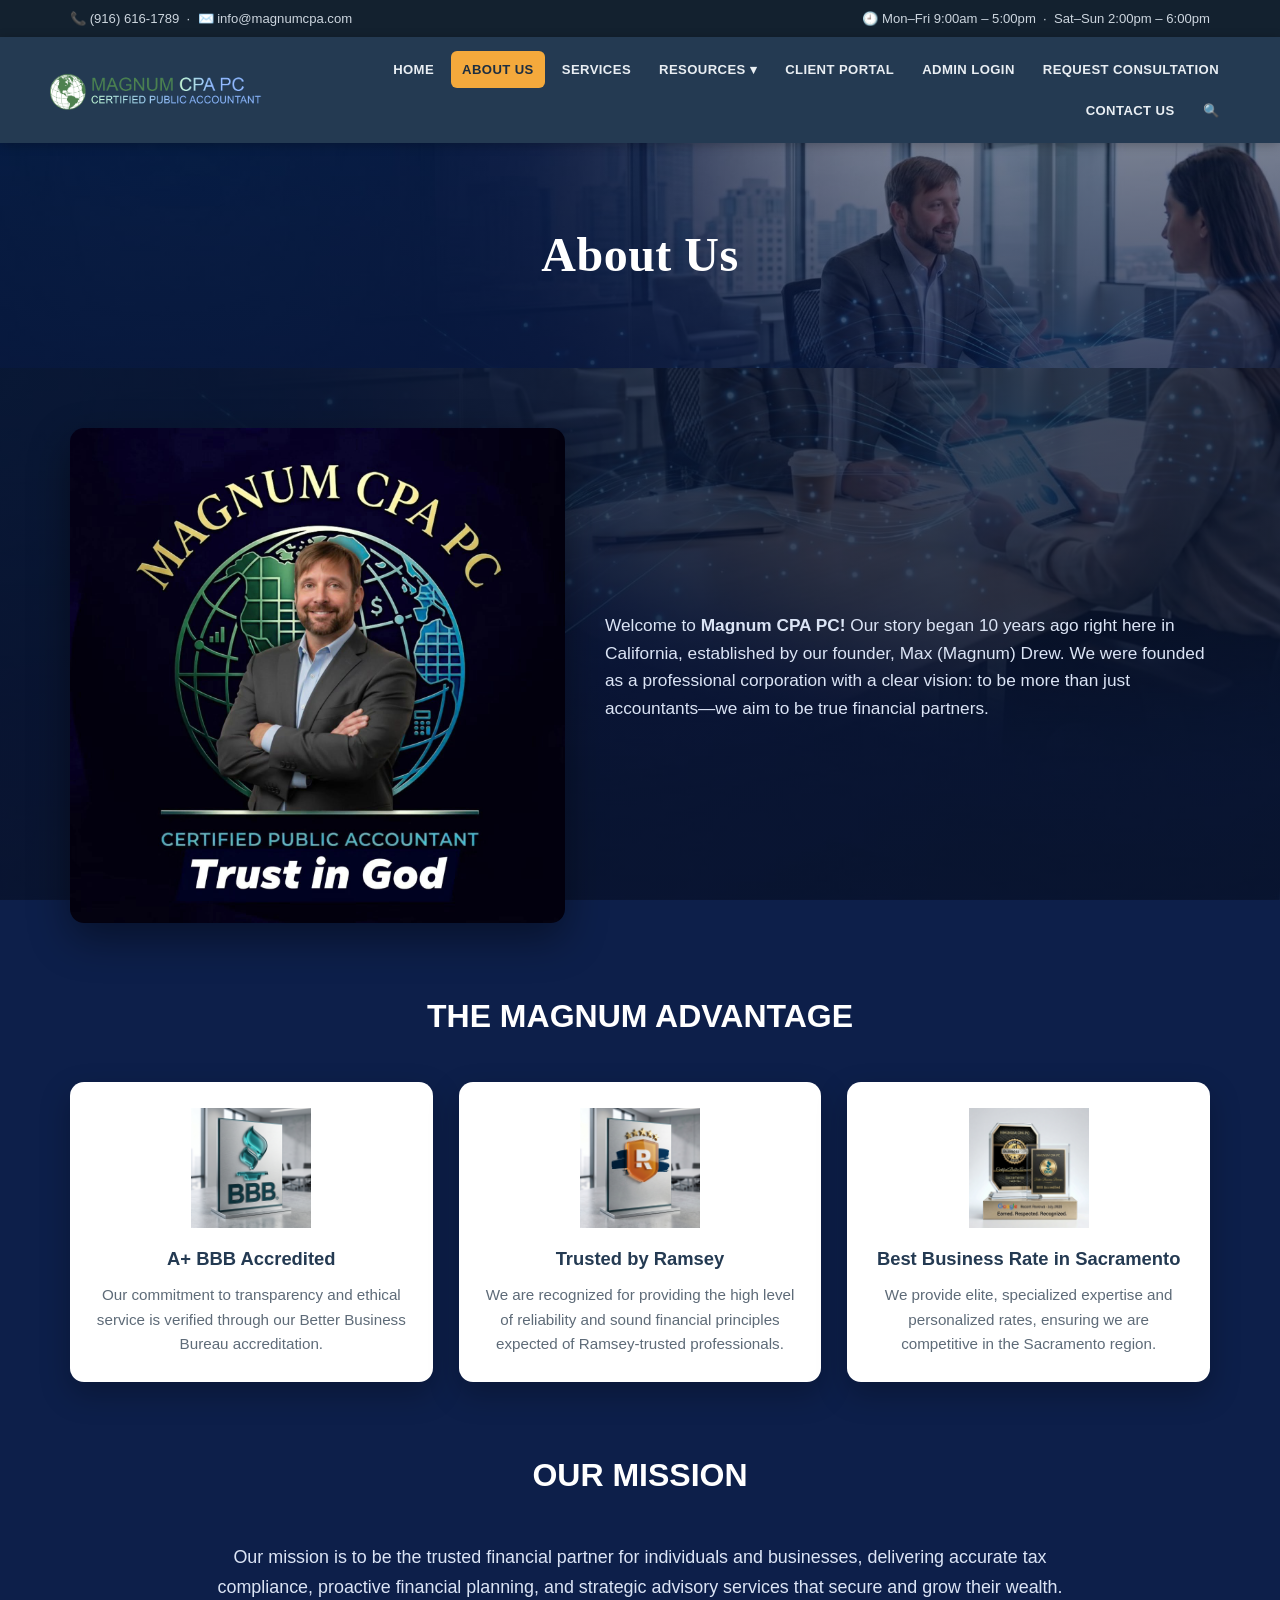
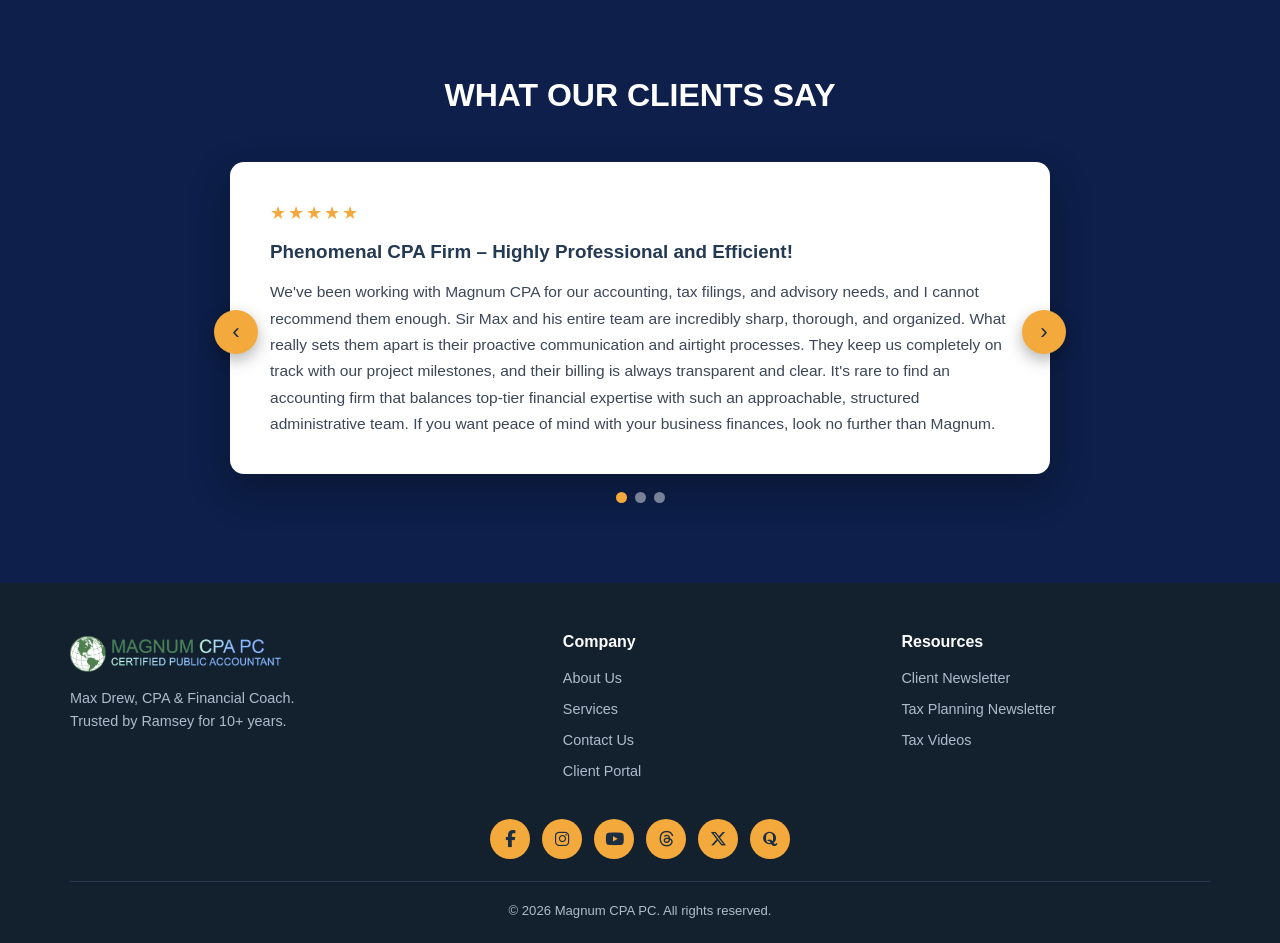
<file: about.html>
<!DOCTYPE html>
<html lang="en">
<head>
<meta charset="UTF-8">
<meta name="viewport" content="width=device-width, initial-scale=1.0">
<title>About Us — Magnum CPA PC</title>
<meta name="description" content="About Magnum CPA PC — founded in California by Max (Magnum) Drew. BBB accredited, Ramsey trusted, and best business rate in Sacramento.">
<link rel="stylesheet" href="site.css">
</head>
<body>

<div class="topbar">
  <div class="container">
    <span>📞 (916) 616-1789 &nbsp;·&nbsp; ✉️ info@magnumcpa.com</span>
    <span>🕘 Mon–Fri 9:00am – 5:00pm &nbsp;·&nbsp; Sat–Sun 2:00pm – 6:00pm</span>
  </div>
</div>

<header class="site-header">
  <div class="container nav-inner">
    <a href="index.html" class="brand">
      <svg class="globe" viewBox="0 0 100 100" aria-hidden="true">
        <defs><radialGradient id="gO" cx="40%" cy="34%" r="80%"><stop offset="0%" stop-color="#dcf0fb"/><stop offset="58%" stop-color="#a9d6f2"/><stop offset="100%" stop-color="#6db4e0"/></radialGradient><clipPath id="gC"><circle cx="50" cy="50" r="47"/></clipPath></defs>
        <circle cx="50" cy="50" r="47" fill="url(#gO)"/>
        <g clip-path="url(#gC)" fill="none" stroke="#fff" stroke-width="0.8" opacity=".35"><line x1="3" y1="32" x2="97" y2="32"/><line x1="3" y1="50" x2="97" y2="50"/><line x1="3" y1="68" x2="97" y2="68"/><line x1="50" y1="3" x2="50" y2="97"/><ellipse cx="50" cy="50" rx="20" ry="47"/><ellipse cx="50" cy="50" rx="37" ry="47"/></g>
        <g clip-path="url(#gC)"><path d="M28 18 C34 16 44 17 52 20 C60 22 70 24 74 30 C76 34 72 38 70 42 C72 46 70 52 64 56 C62 60 60 60 58 64 C57 68 55 66 54 62 C52 60 50 60 47 64 C44 70 42 78 38 82 C36 84 34 82 35 76 C36 70 34 64 32 58 C30 52 26 48 24 42 C22 36 22 28 25 22 C26 20 27 19 28 18 Z" fill="#5b9a3a" stroke="#467a2c" stroke-width="1"/><path d="M32 58 C30 52 26 48 24 42 C22 36 22 28 25 22" fill="none" stroke="#f4a93c" stroke-width="3.6" stroke-linecap="round"/><circle cx="24.5" cy="43" r="3.6" fill="#e8442b" stroke="#fff" stroke-width="1.3"/></g>
        <circle cx="50" cy="50" r="47" fill="none" stroke="#2f6d96" stroke-width="2"/>
      </svg>
      <span class="brand-text"><b>Magnum <span>CPA PC</span></b><small>CERTIFIED PUBLIC ACCOUNTANT</small></span>
    </a>
    <button class="nav-toggle" id="navToggle" aria-label="Toggle navigation" aria-expanded="false"><span></span><span></span><span></span></button>
    <nav class="main-nav" id="mainNav">
      <ul>
        <li><a href="index.html">Home</a></li>
        <li><a href="about.html" class="active">About Us</a></li>
        <li><a href="services.html">Services</a></li>
        <li class="has-sub">
          <a href="#" class="sub-toggle">Resources ▾</a>
          <ul class="submenu">
            <li><a href="client-newsletter.html">Client Newsletter</a></li>
            <li><a href="tax-planning-newsletter.html">Tax Planning Newsletter</a></li>
            <li><a href="tax-videos.html">Tax Videos</a></li>
          </ul>
        </li>
        <li><a href="client-portal.html" target="_blank" rel="noopener">Client Portal</a></li>
        <li><a href="admin-login.html" target="_blank" rel="noopener">Admin Login</a></li>
        <li><a href="request-consultation.html">Request Consultation</a></li>
        <li><a href="contact.html">Contact Us</a></li>
        <li class="search-li"><a href="#" class="search-btn" aria-label="Search the site">🔍</a></li>
      </ul>
    </nav>
  </div>
</header>

<section class="page-hero"><h1>About Us</h1></section>

<!-- intro -->
<section class="section">
  <div class="container">
    <div class="about-intro">
      <img src="images/Max-about-us-2.jpg" alt="Max Drew, founder of Magnum CPA PC">
      <div class="txt">
        <p>Welcome to <b>Magnum CPA PC!</b> Our story began 10 years ago right here in California, established by our founder, Max (Magnum) Drew. We were founded as a professional corporation with a clear vision: to be more than just accountants—we aim to be true financial partners.</p>
      </div>
    </div>
  </div>
</section>

<!-- the magnum advantage -->
<section class="section" style="padding-top:0;">
  <div class="container">
    <div class="section-head"><h2>THE MAGNUM ADVANTAGE</h2></div>
    <div class="adv-grid">
      <div class="adv-card">
        <div class="badge-img"><img src="images/BBB.jpg" alt="BBB Accredited"></div>
        <h3>A+ BBB Accredited</h3>
        <p>Our commitment to transparency and ethical service is verified through our Better Business Bureau accreditation.</p>
      </div>
      <div class="adv-card">
        <div class="badge-img"><img src="images/Ramsey.jpg" alt="Trusted by Ramsey"></div>
        <h3>Trusted by Ramsey</h3>
        <p>We are recognized for providing the high level of reliability and sound financial principles expected of Ramsey-trusted professionals.</p>
      </div>
      <div class="adv-card">
        <div class="badge-img"><img src="images/Ramsey-%26-Google.jpg" alt="Best Business Rate in Sacramento"></div>
        <h3>Best Business Rate in Sacramento</h3>
        <p>We provide elite, specialized expertise and personalized rates, ensuring we are competitive in the Sacramento region.</p>
      </div>
    </div>
  </div>
</section>

<!-- ===== Our Mission ===== -->
<section class="section" style="padding-top:0;">
  <div class="container">
    <div class="section-head"><h2>OUR MISSION</h2></div>
    <p style="max-width:860px;margin:0 auto;text-align:center;color:#dbe4f5;font-size:1.12rem;line-height:1.7;">
      Our mission is to be the trusted financial partner for individuals and businesses, delivering accurate tax compliance, proactive financial planning, and strategic advisory services that secure and grow their wealth.
    </p>
  </div>
</section>

<!-- ===== Client Reviews ===== -->
<section class="section" style="padding-top:0;">
  <div class="container">
    <div class="section-head"><h2>WHAT OUR CLIENTS SAY</h2></div>
    <div class="reviews">
      <div class="review-viewport">
        <div class="review-track" id="reviewTrack">
          <div class="review">
            <div class="stars">★★★★★</div>
            <h4>Phenomenal CPA Firm – Highly Professional and Efficient!</h4>
            <p>We've been working with Magnum CPA for our accounting, tax filings, and advisory needs, and I cannot recommend them enough. Sir Max and his entire team are incredibly sharp, thorough, and organized. What really sets them apart is their proactive communication and airtight processes. They keep us completely on track with our project milestones, and their billing is always transparent and clear. It's rare to find an accounting firm that balances top-tier financial expertise with such an approachable, structured administrative team. If you want peace of mind with your business finances, look no further than Magnum.</p>
          </div>
          <div class="review">
            <div class="stars">★★★★★</div>
            <h4>Reliable, organized, and stress-free!</h4>
            <p>Switching our accounting and tax preparation over to Magnum CPA was the best decision we made for our business this year. The team is exceptionally responsive and keeps everything running like clockwork. They make complex tax and billing processes incredibly straightforward and stress-free. Huge shout-out to Max and the staff for always being on top of their game. 5 stars all the way!</p>
          </div>
          <div class="review">
            <div class="stars">★★★★★</div>
            <h4>Excellent team and seamless processes!</h4>
            <p>I am always impressed by the level of professionalism at Magnum CPA. They handle our corporate filings and accounting with absolute precision. Their internal workflow is incredibly efficient—you never have to worry about missing a deadline or chasing down updates because they are already two steps ahead of you. The customer service is excellent, clear, and consistent. Highly recommend their services to any business looking for a reliable financial partner.</p>
          </div>
        </div>
      </div>
      <button class="rev-nav prev" onclick="revMove(-1)" aria-label="Previous review">‹</button>
      <button class="rev-nav next" onclick="revMove(1)" aria-label="Next review">›</button>
      <div class="rev-dots" id="revDots"></div>
    </div>
  </div>
</section>

<footer>
  <div class="container">
    <div class="foot-grid">
      <div>
        <div class="brand" style="margin-bottom:12px;">
          <svg class="globe" viewBox="0 0 100 100" aria-hidden="true"><defs><radialGradient id="gOf" cx="40%" cy="34%" r="80%"><stop offset="0%" stop-color="#dcf0fb"/><stop offset="58%" stop-color="#a9d6f2"/><stop offset="100%" stop-color="#6db4e0"/></radialGradient><clipPath id="gCf"><circle cx="50" cy="50" r="47"/></clipPath></defs><circle cx="50" cy="50" r="47" fill="url(#gOf)"/><g clip-path="url(#gCf)"><path d="M28 18 C34 16 44 17 52 20 C60 22 70 24 74 30 C76 34 72 38 70 42 C72 46 70 52 64 56 C62 60 60 60 58 64 C57 68 55 66 54 62 C52 60 50 60 47 64 C44 70 42 78 38 82 C36 84 34 82 35 76 C36 70 34 64 32 58 C30 52 26 48 24 42 C22 36 22 28 25 22 C26 20 27 19 28 18 Z" fill="#5b9a3a"/><circle cx="24.5" cy="43" r="3.6" fill="#e8442b" stroke="#fff" stroke-width="1.3"/></g><circle cx="50" cy="50" r="47" fill="none" stroke="#2f6d96" stroke-width="2"/></svg>
          <span class="brand-text"><b>Magnum <span>CPA PC</span></b><small>CERTIFIED PUBLIC ACCOUNTANT</small></span>
        </div>
        <p style="font-size:.9rem;">Max Drew, CPA &amp; Financial Coach.<br>Trusted by Ramsey for 10+ years.</p>
      </div>
      <div><h4>Company</h4><ul><li><a href="about.html">About Us</a></li><li><a href="services.html">Services</a></li><li><a href="contact.html">Contact Us</a></li><li><a href="client-portal.html" target="_blank" rel="noopener">Client Portal</a></li></ul></div>
      <div><h4>Resources</h4><ul><li><a href="client-newsletter.html">Client Newsletter</a></li><li><a href="tax-planning-newsletter.html">Tax Planning Newsletter</a></li><li><a href="tax-videos.html">Tax Videos</a></li></ul></div>
    </div>
    <div class="foot-copy">© <span id="year"></span> Magnum CPA PC. All rights reserved.</div>
  </div>
</footer>

<script src="site.js"></script>
<script src="search.js"></script>
<script>
  // Client reviews slideshow
  var revIndex = 0;
  var track = document.getElementById('reviewTrack');
  var slides = track ? track.children.length : 0;
  var dotsWrap = document.getElementById('revDots');
  if (track && slides){
    for (var i=0;i<slides;i++){
      var d = document.createElement('button');
      d.setAttribute('aria-label','Go to review '+(i+1));
      (function(idx){ d.addEventListener('click', function(){ revShow(idx); }); })(i);
      dotsWrap.appendChild(d);
    }
  }
  function revShow(i){
    if(!slides) return;
    revIndex = (i % slides + slides) % slides;
    track.style.transform = 'translateX(-' + (revIndex*100) + '%)';
    var dots = dotsWrap.children;
    for (var k=0;k<dots.length;k++){ dots[k].classList.toggle('active', k===revIndex); }
  }
  function revMove(d){ revShow(revIndex + d); }
  revShow(0);
  if (slides > 1){ setInterval(function(){ revMove(1); }, 7000); }
</script>
</body>
</html>
</file>
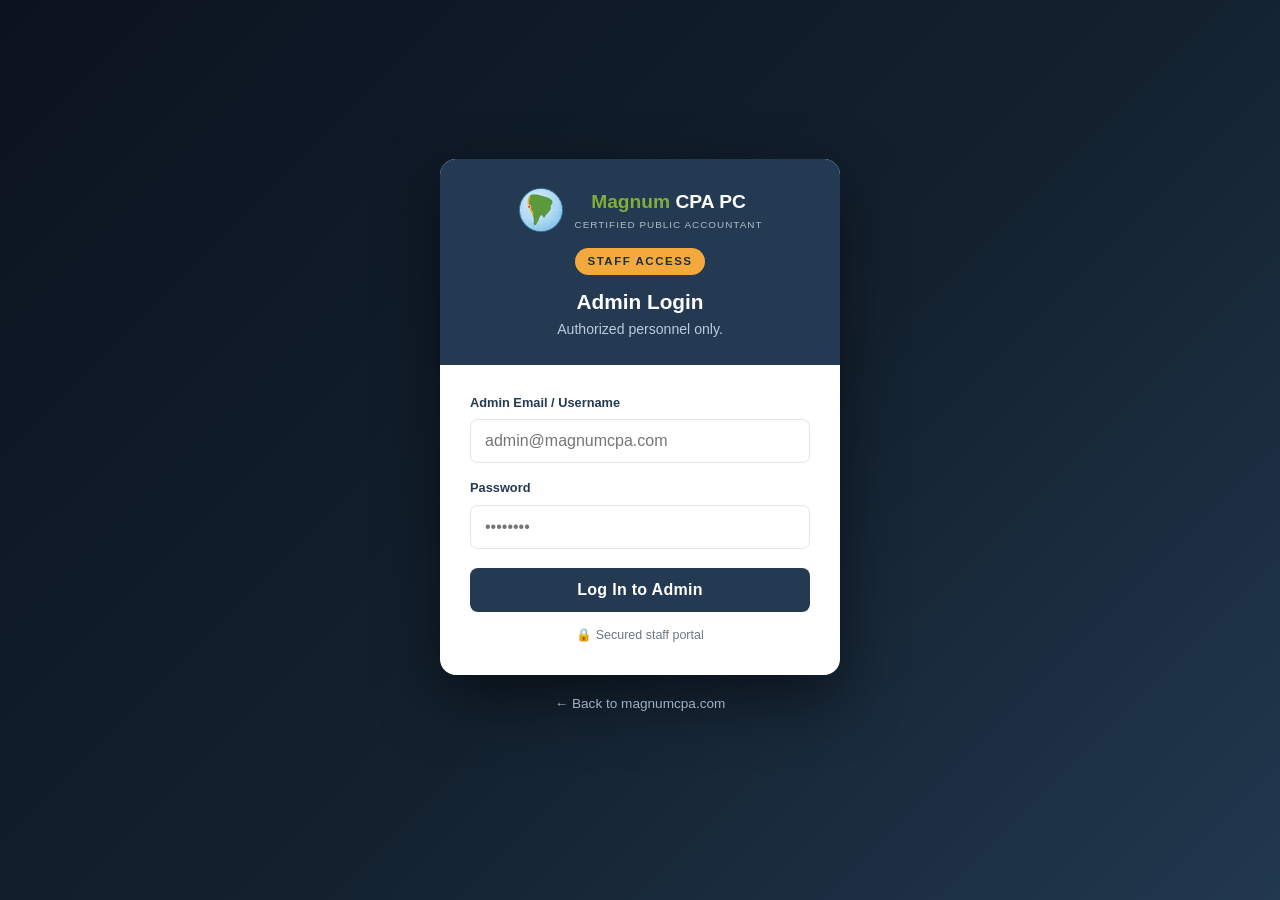
<file: admin-login.html>
<!DOCTYPE html>
<html lang="en">
<head>
<meta charset="UTF-8">
<meta name="viewport" content="width=device-width, initial-scale=1.0">
<title>Admin Login — Magnum CPA PC</title>
<style>
  :root{--navy:#243a52;--navy-dark:#1c2e41;--navy-3:#13212f;--gold:#f4a93c;--green:#7fae3a;--blue:#2f9fd6;--muted:#6b7785;--border:#dfe4ea;}
  *{box-sizing:border-box;margin:0;padding:0;}
  body{font-family:-apple-system,BlinkMacSystemFont,"Segoe UI",Roboto,Helvetica,Arial,sans-serif;
    min-height:100vh;display:flex;flex-direction:column;color:#2b2b2b;line-height:1.6;
    background:linear-gradient(135deg,#0c1320 0%,var(--navy-3) 55%,#22384f 100%);}
  a{text-decoration:none;color:inherit;}
  .globe{width:46px;height:46px;display:block;flex:none;}
  .wrap{flex:1;display:flex;align-items:center;justify-content:center;padding:34px 18px;}
  .card{width:100%;max-width:400px;background:#fff;border-radius:16px;box-shadow:0 24px 60px rgba(0,0,0,.5);overflow:hidden;}
  .card-head{background:var(--navy);color:#fff;padding:28px 30px 24px;text-align:center;}
  .brand{display:inline-flex;align-items:center;gap:11px;margin-bottom:14px;}
  .brand b{font-size:1.2rem;color:var(--green);font-weight:700;}
  .brand b span{color:#fff;}
  .brand small{display:block;font-size:.62rem;letter-spacing:1px;color:#aebccb;text-align:left;}
  .badge{display:inline-block;background:var(--gold);color:var(--navy-dark);font-weight:800;font-size:.72rem;
    letter-spacing:1.5px;padding:4px 12px;border-radius:20px;text-transform:uppercase;margin-bottom:10px;}
  .card-head h1{font-size:1.3rem;}
  .card-head p{color:#bccadb;font-size:.88rem;}
  .body{padding:28px 30px 30px;}
  .field{margin-bottom:15px;}
  .field label{display:block;font-size:.8rem;font-weight:700;color:var(--navy);margin-bottom:6px;}
  .field input{width:100%;padding:12px 14px;border:1px solid var(--border);border-radius:8px;font-size:1rem;}
  .field input:focus{outline:2px solid var(--gold);border-color:transparent;}
  .btn{width:100%;background:var(--navy);color:#fff;font-weight:800;padding:13px;border:0;border-radius:8px;
    font-size:1rem;cursor:pointer;letter-spacing:.3px;transition:transform .15s,box-shadow .2s;margin-top:4px;}
  .btn:hover{transform:translateY(-2px);box-shadow:0 10px 22px rgba(36,58,82,.4);}
  .secure{display:flex;align-items:center;justify-content:center;gap:6px;color:var(--muted);font-size:.78rem;margin-top:14px;}
  .back{display:block;text-align:center;color:#9fb0c4;font-size:.85rem;padding:18px 0 26px;}
  .back:hover{color:#fff;}
</style>
</head>
<body>
<svg width="0" height="0" style="position:absolute" aria-hidden="true">
  <symbol id="globeIcon" viewBox="0 0 100 100">
    <defs><radialGradient id="gOcean" cx="40%" cy="34%" r="80%">
      <stop offset="0%" stop-color="#dcf0fb"/><stop offset="58%" stop-color="#a9d6f2"/><stop offset="100%" stop-color="#6db4e0"/>
    </radialGradient><clipPath id="gClip"><circle cx="50" cy="50" r="47"/></clipPath></defs>
    <circle cx="50" cy="50" r="47" fill="url(#gOcean)"/>
    <g clip-path="url(#gClip)" fill="none" stroke="#ffffff" stroke-width="0.8" opacity=".35">
      <line x1="3" y1="32" x2="97" y2="32"/><line x1="3" y1="50" x2="97" y2="50"/><line x1="3" y1="68" x2="97" y2="68"/>
      <line x1="50" y1="3" x2="50" y2="97"/><ellipse cx="50" cy="50" rx="20" ry="47"/><ellipse cx="50" cy="50" rx="37" ry="47"/>
    </g>
    <g clip-path="url(#gClip)">
      <path d="M28 18 C34 16 44 17 52 20 C60 22 70 24 74 30 C76 34 72 38 70 42 C72 46 70 52 64 56 C62 60 60 60 58 64 C57 68 55 66 54 62 C52 60 50 60 47 64 C44 70 42 78 38 82 C36 84 34 82 35 76 C36 70 34 64 32 58 C30 52 26 48 24 42 C22 36 22 28 25 22 C26 20 27 19 28 18 Z" fill="#5b9a3a" stroke="#467a2c" stroke-width="1"/>
      <path d="M32 58 C30 52 26 48 24 42 C22 36 22 28 25 22" fill="none" stroke="#f4a93c" stroke-width="3.6" stroke-linecap="round" stroke-linejoin="round"/>
      <circle cx="24.5" cy="43" r="3.6" fill="#e8442b" stroke="#fff" stroke-width="1.3"/>
    </g>
    <circle cx="50" cy="50" r="47" fill="none" stroke="#2f6d96" stroke-width="2"/>
  </symbol>
</svg>

<div class="wrap">
  <div>
    <div class="card">
      <div class="card-head">
        <div class="brand">
          <svg class="globe" aria-hidden="true"><use href="#globeIcon"/></svg>
          <span><b>Magnum <span>CPA PC</span></b><small>CERTIFIED PUBLIC ACCOUNTANT</small></span>
        </div>
        <div class="badge">Staff Access</div>
        <h1>Admin Login</h1>
        <p>Authorized personnel only.</p>
      </div>
      <div class="body">
        <form onsubmit="return adminLogin(event)">
          <div class="field"><label for="user">Admin Email / Username</label><input type="text" id="user" placeholder="admin@magnumcpa.com" required></div>
          <div class="field"><label for="pass">Password</label><input type="password" id="pass" placeholder="••••••••" required></div>
          <button class="btn" type="submit">Log In to Admin</button>
        </form>
        <div class="secure">🔒 Secured staff portal</div>
      </div>
    </div>
    <a class="back" href="index.html">← Back to magnumcpa.com</a>
  </div>
</div>

<script>
  // ===== Admin credentials — CHANGE THESE before going live =====
  const ADMIN_USER = "admin@magnumcpa.com";
  const ADMIN_PASS = "magnum2026";
  // ==============================================================

  function adminLogin(e){
    e.preventDefault();
    const u = document.getElementById('user').value.trim().toLowerCase();
    const p = document.getElementById('pass').value;
    if (u === ADMIN_USER.toLowerCase() && p === ADMIN_PASS){
      sessionStorage.setItem('magnum_admin', '1');
      window.location.href = 'admin.html';
    } else {
      alert('Invalid admin credentials.');
    }
    return false;
  }
</script>
</body>
</html>
</file>
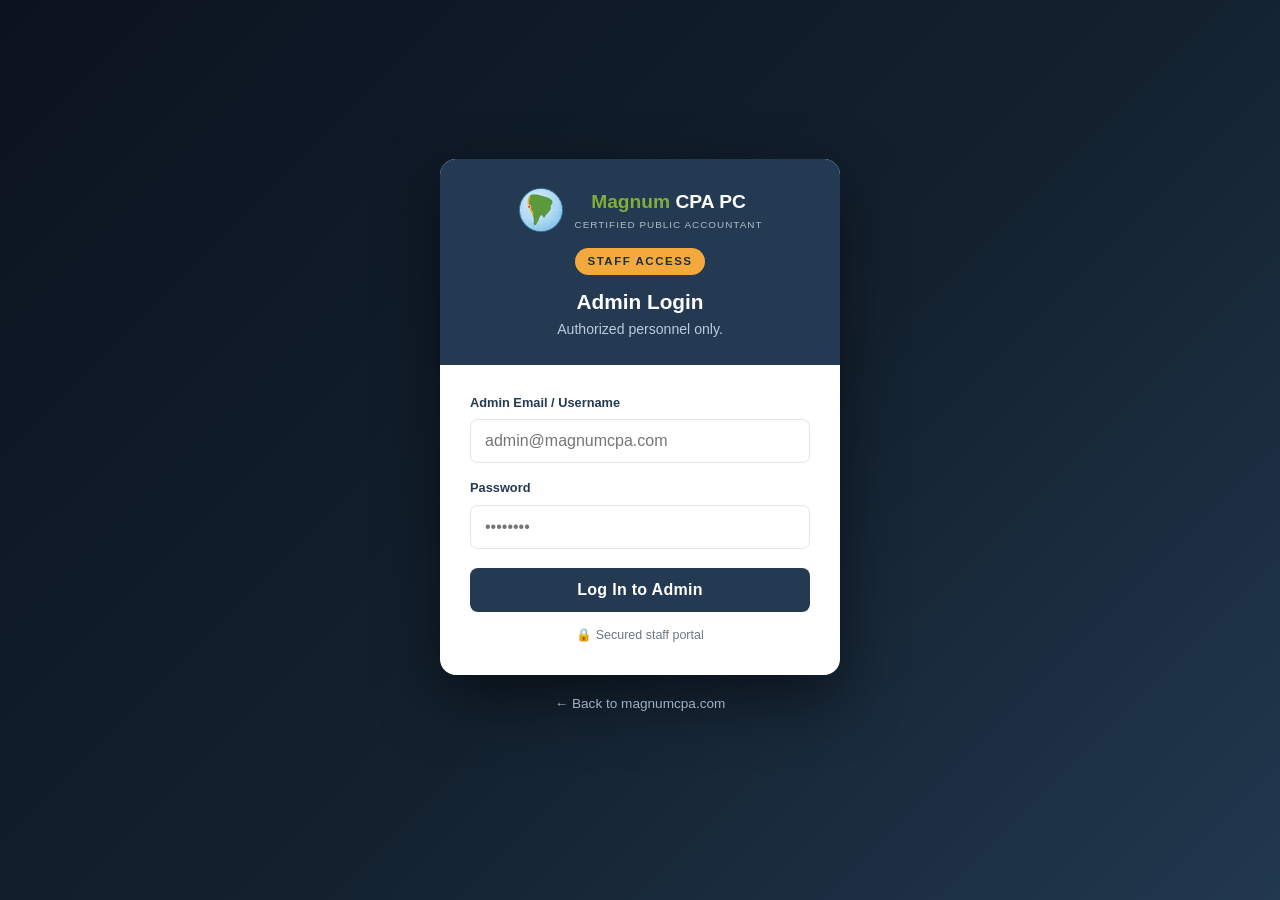
<file: admin.html>
<!DOCTYPE html>
<html lang="en">
<head>
<meta charset="UTF-8">
<meta name="viewport" content="width=device-width, initial-scale=1.0">
<title>Admin Dashboard — Magnum CPA PC</title>
<style>
  :root{
    --navy:#243a52;--navy-dark:#1c2e41;--navy-3:#13212f;
    --gold:#f4a93c;--green:#7fae3a;--blue:#2f9fd6;
    --text:#2b2b2b;--muted:#6b7785;--border:#e1e6ec;--bg-alt:#f3f5f8;--radius:12px;
  }
  *{box-sizing:border-box;margin:0;padding:0;}
  body{font-family:-apple-system,BlinkMacSystemFont,"Segoe UI",Roboto,Helvetica,Arial,sans-serif;
    color:var(--text);background:var(--bg-alt);line-height:1.6;-webkit-font-smoothing:antialiased;}
  a{text-decoration:none;color:inherit;}
  .container{max-width:1100px;margin:0 auto;padding:0 20px;}
  .globe{width:40px;height:40px;display:block;flex:none;}

  header{background:var(--navy-3);color:#fff;position:sticky;top:0;z-index:20;box-shadow:0 2px 10px rgba(0,0,0,.3);}
  .hbar{display:flex;align-items:center;justify-content:space-between;padding:14px 0;gap:16px;}
  .brand{display:flex;align-items:center;gap:11px;}
  .brand b{font-size:1.1rem;color:var(--green);font-weight:700;}
  .brand b span{color:#fff;}
  .brand small{display:block;font-size:.6rem;letter-spacing:1px;color:var(--gold);}
  .hright{display:flex;align-items:center;gap:14px;font-size:.9rem;}
  .btn{background:var(--gold);color:var(--navy-dark);font-weight:700;padding:9px 16px;border-radius:6px;cursor:pointer;border:0;font-size:.85rem;transition:.2s;}
  .btn:hover{filter:brightness(1.05);}
  .btn.ghost{background:transparent;color:#cdd6df;border:1px solid #3a4d66;}
  .btn.ghost:hover{background:#1c2e41;color:#fff;}

  section{padding:28px 0;}
  /* stats */
  .stats{display:grid;grid-template-columns:repeat(4,1fr);gap:16px;margin-bottom:8px;}
  .stat{background:#fff;border:1px solid var(--border);border-radius:var(--radius);padding:20px 22px;border-top:4px solid var(--gold);}
  .stat b{display:block;font-size:1.9rem;color:var(--navy);font-weight:800;}
  .stat span{color:var(--muted);font-size:.85rem;}

  .bar{display:flex;align-items:center;justify-content:space-between;gap:12px;margin:26px 0 14px;flex-wrap:wrap;}
  .bar h2{color:var(--navy);font-size:1.3rem;}
  .search{padding:10px 14px;border:1px solid var(--border);border-radius:8px;font-size:.95rem;min-width:240px;}

  .client{background:#fff;border:1px solid var(--border);border-radius:var(--radius);margin-bottom:14px;overflow:hidden;box-shadow:0 6px 18px rgba(36,58,82,.05);}
  .client-head{display:flex;align-items:center;gap:14px;padding:16px 20px;cursor:pointer;}
  .client-head:hover{background:#fafbfc;}
  .ava{width:48px;height:48px;border-radius:50%;background:var(--navy);color:var(--gold);display:grid;place-items:center;font-weight:700;flex:none;overflow:hidden;}
  .ava img{width:100%;height:100%;object-fit:cover;}
  .client-head .who{flex:1;min-width:0;}
  .client-head .who b{color:var(--navy);display:block;}
  .client-head .who span{color:var(--muted);font-size:.85rem;}
  .pill{background:var(--bg-alt);border:1px solid var(--border);color:var(--muted);font-size:.75rem;font-weight:700;padding:4px 10px;border-radius:20px;white-space:nowrap;}
  .pill.docs{background:#eef6e6;border-color:#cfe3bd;color:#4f7d2f;}
  .chev{color:var(--muted);transition:transform .2s;}
  .client.open .chev{transform:rotate(90deg);}

  .client-body{display:none;padding:0 20px 20px;border-top:1px solid var(--border);}
  .client.open .client-body{display:block;}
  .info-grid{display:grid;grid-template-columns:repeat(2,1fr);gap:8px 24px;padding:16px 0;}
  .info-grid .it{font-size:.9rem;}
  .info-grid .it label{display:block;font-size:.72rem;text-transform:uppercase;letter-spacing:.4px;color:var(--muted);font-weight:700;}
  .info-grid .it span{color:#2b2b2b;}
  .docs-h{font-size:.85rem;font-weight:700;color:var(--navy);text-transform:uppercase;letter-spacing:.4px;margin:6px 0 10px;}
  .doc-row{display:flex;align-items:center;gap:12px;padding:10px 14px;border:1px solid var(--border);border-radius:8px;margin-bottom:8px;}
  .doc-row .fic{width:36px;height:36px;border-radius:7px;background:var(--navy);color:var(--gold);display:grid;place-items:center;flex:none;}
  .doc-row .m{flex:1;min-width:0;}
  .doc-row .m b{font-size:.9rem;color:var(--navy);display:block;overflow:hidden;text-overflow:ellipsis;white-space:nowrap;}
  .doc-row .m span{font-size:.76rem;color:var(--muted);}
  .doc-row a{color:var(--blue);font-weight:700;font-size:.82rem;}
  .empty{color:var(--muted);font-style:italic;font-size:.9rem;padding:4px 0;}

  /* feedback */
  .fb-item{border:1px solid var(--border);border-radius:10px;padding:16px 18px;margin-bottom:12px;background:#fff;}
  .fb-top{display:flex;align-items:center;gap:12px;margin-bottom:6px;}
  .fb-ava{width:40px;height:40px;border-radius:50%;background:var(--navy);color:var(--gold);display:grid;place-items:center;font-weight:700;flex:none;overflow:hidden;}
  .fb-ava img{width:100%;height:100%;object-fit:cover;}
  .fb-name{font-weight:700;color:var(--navy);}
  .fb-date{font-size:.78rem;color:var(--muted);}
  .fb-stars{color:var(--gold);margin-left:auto;letter-spacing:1px;}
  .fb-text{color:#3c4757;font-size:.95rem;}

  /* admin chat threads */
  .thread{max-height:300px;overflow-y:auto;padding:14px 0;display:flex;flex-direction:column;}
  .bubble{max-width:75%;padding:8px 12px;border-radius:13px;font-size:.88rem;line-height:1.4;margin-bottom:8px;word-wrap:break-word;}
  .bubble.them{background:#eef1f5;color:#2b2b2b;align-self:flex-start;border-bottom-left-radius:4px;}
  .bubble.me{background:var(--gold);color:var(--navy-dark);align-self:flex-end;border-bottom-right-radius:4px;}
  .bubble .bt{display:block;font-size:.65rem;opacity:.65;margin-top:3px;}
  .reply{display:flex;gap:8px;padding-top:10px;border-top:1px solid var(--border);}
  .reply input{flex:1;padding:10px 13px;border:1px solid var(--border);border-radius:22px;font-size:.9rem;}
  .reply input:focus{outline:2px solid var(--gold);border-color:transparent;}

  /* admin chat panel (two-pane) */
  .chatbox{display:grid;grid-template-columns:310px 1fr;background:#fff;border:1px solid var(--border);
    border-radius:var(--radius);overflow:hidden;box-shadow:0 6px 18px rgba(36,58,82,.05);min-height:440px;}
  .conv-list{border-right:1px solid var(--border);background:#fafbfc;max-height:520px;overflow-y:auto;}
  .conv-item{display:flex;gap:12px;align-items:center;padding:14px 16px;cursor:pointer;border-bottom:1px solid var(--border);transition:.15s;}
  .conv-item:hover{background:#f1f4f7;}
  .conv-item.active{background:#fff;box-shadow:inset 3px 0 0 var(--gold);}
  .conv-item .ava{width:42px;height:42px;font-size:.95rem;}
  .conv-item .ci{flex:1;min-width:0;}
  .conv-item .ci b{color:var(--navy);display:block;overflow:hidden;text-overflow:ellipsis;white-space:nowrap;}
  .conv-item .ci span{font-size:.8rem;color:var(--muted);display:block;overflow:hidden;text-overflow:ellipsis;white-space:nowrap;}
  .conv-item .badge{background:var(--gold);color:var(--navy-dark);font-size:.7rem;font-weight:800;border-radius:20px;padding:2px 8px;flex:none;}

  .conv-view{display:flex;flex-direction:column;min-width:0;}
  .cv-head{padding:15px 18px;border-bottom:1px solid var(--border);display:flex;align-items:center;gap:12px;}
  .cv-head .ava{width:40px;height:40px;}
  .cv-head b{color:var(--navy);display:block;}
  .cv-head span{font-size:.82rem;color:var(--muted);}
  .cv-thread{flex:1;overflow-y:auto;padding:18px;display:flex;flex-direction:column;background:#f3f5f8;min-height:280px;max-height:420px;}
  .cv-reply{display:flex;gap:8px;padding:12px;border-top:1px solid var(--border);background:#fff;}
  .cv-reply input{flex:1;padding:11px 14px;border:1px solid var(--border);border-radius:22px;font-size:.92rem;}
  .cv-reply input:focus{outline:2px solid var(--gold);border-color:transparent;}
  .cv-reply button{width:44px;height:44px;border-radius:50%;border:0;background:var(--gold);color:var(--navy-dark);font-size:1.05rem;cursor:pointer;flex:none;}
  .cv-empty{margin:auto;color:var(--muted);font-style:italic;text-align:center;padding:30px;}

  @media (max-width:680px){
    .stats{grid-template-columns:repeat(2,1fr);}
    .info-grid{grid-template-columns:1fr;}
    .chatbox{grid-template-columns:1fr;}
    .conv-list{max-height:220px;}
    .brand small{display:none;}
  }
</style>
</head>
<body>
<svg width="0" height="0" style="position:absolute" aria-hidden="true">
  <symbol id="globeIcon" viewBox="0 0 100 100">
    <defs><radialGradient id="gOcean" cx="40%" cy="34%" r="80%">
      <stop offset="0%" stop-color="#dcf0fb"/><stop offset="58%" stop-color="#a9d6f2"/><stop offset="100%" stop-color="#6db4e0"/>
    </radialGradient><clipPath id="gClip"><circle cx="50" cy="50" r="47"/></clipPath></defs>
    <circle cx="50" cy="50" r="47" fill="url(#gOcean)"/>
    <g clip-path="url(#gClip)" fill="none" stroke="#ffffff" stroke-width="0.8" opacity=".35">
      <line x1="3" y1="32" x2="97" y2="32"/><line x1="3" y1="50" x2="97" y2="50"/><line x1="3" y1="68" x2="97" y2="68"/>
      <line x1="50" y1="3" x2="50" y2="97"/><ellipse cx="50" cy="50" rx="20" ry="47"/><ellipse cx="50" cy="50" rx="37" ry="47"/>
    </g>
    <g clip-path="url(#gClip)">
      <path d="M28 18 C34 16 44 17 52 20 C60 22 70 24 74 30 C76 34 72 38 70 42 C72 46 70 52 64 56 C62 60 60 60 58 64 C57 68 55 66 54 62 C52 60 50 60 47 64 C44 70 42 78 38 82 C36 84 34 82 35 76 C36 70 34 64 32 58 C30 52 26 48 24 42 C22 36 22 28 25 22 C26 20 27 19 28 18 Z" fill="#5b9a3a" stroke="#467a2c" stroke-width="1"/>
      <path d="M32 58 C30 52 26 48 24 42 C22 36 22 28 25 22" fill="none" stroke="#f4a93c" stroke-width="3.6" stroke-linecap="round" stroke-linejoin="round"/>
      <circle cx="24.5" cy="43" r="3.6" fill="#e8442b" stroke="#fff" stroke-width="1.3"/>
    </g>
    <circle cx="50" cy="50" r="47" fill="none" stroke="#2f6d96" stroke-width="2"/>
  </symbol>
</svg>

<header>
  <div class="container hbar">
    <a class="brand" href="index.html">
      <svg class="globe" aria-hidden="true"><use href="#globeIcon"/></svg>
      <span><b>Magnum <span>CPA PC</span></b><small>ADMIN DASHBOARD</small></span>
    </a>
    <div class="hright">
      <button class="btn" onclick="exportExcel()">⬇ Export Excel</button>
      <button class="btn ghost" onclick="adminLogout()">Log Out</button>
    </div>
  </div>
</header>

<section>
  <div class="container">
    <div class="stats">
      <div class="stat"><b id="stClients">0</b><span>Total Clients</span></div>
      <div class="stat"><b id="stDocs">0</b><span>Uploaded Documents</span></div>
      <div class="stat"><b id="stFeedback">0</b><span>Feedback Reviews</span></div>
      <div class="stat"><b id="stRating">—</b><span>Avg. Rating</span></div>
    </div>

    <div class="bar">
      <h2>Clients</h2>
      <input class="search" id="search" type="text" placeholder="Search name or email..." oninput="renderClients()">
    </div>
    <div id="clientList"></div>

    <div class="bar"><h2>Client Messages</h2></div>
    <div class="chatbox">
      <div class="conv-list" id="convList"></div>
      <div class="conv-view" id="convView">
        <div class="cv-empty">Select a conversation on the left to read and reply.</div>
      </div>
    </div>

    <div class="bar"><h2>Client Feedback</h2></div>
    <div id="fbList"></div>
  </div>
</section>

<script>
  // ----- guard -----
  if (sessionStorage.getItem('magnum_admin') !== '1'){ window.location.href = 'admin-login.html'; }

  function adminLogout(){ sessionStorage.removeItem('magnum_admin'); window.location.href = 'admin-login.html'; }

  // ----- data access -----
  function getSignups(){ try{return JSON.parse(localStorage.getItem('magnum_signups')||'[]');}catch(e){return [];} }
  function getFeedback(){ try{return JSON.parse(localStorage.getItem('magnum_feedback')||'[]');}catch(e){return [];} }
  function profileFor(email){
    try{ return JSON.parse(localStorage.getItem('magnum_profile_'+(email||'').toLowerCase())||'{}'); }
    catch(e){ return {}; }
  }
  function docsFor(email){
    try{ return JSON.parse(localStorage.getItem('magnum_docs_'+(email||'').toLowerCase())||'[]'); }
    catch(e){ return []; }
  }

  // merge signups + profiles into one client list keyed by email
  function getClients(){
    const map = {};
    getSignups().forEach(s => {
      const k = (s.email||'').toLowerCase();
      map[k] = { email: s.email, name: s.name, signupDate: s.date };
    });
    for (let i=0;i<localStorage.length;i++){
      const key = localStorage.key(i);
      if (key && key.indexOf('magnum_profile_')===0){
        const email = key.slice('magnum_profile_'.length);
        if (!map[email]) map[email] = { email: email, name: '' };
      }
    }
    return Object.keys(map).map(k => {
      const base = map[k];
      const p = profileFor(base.email);
      const docs = docsFor(base.email);
      return Object.assign(base, { profile: p, docs: docs, name: p.name || base.name || '(no name)' });
    });
  }

  function esc(s){ return String(s==null?'':s).replace(/&/g,'&amp;').replace(/</g,'&lt;').replace(/>/g,'&gt;').replace(/"/g,'&quot;'); }
  function initial(n){ return (n||'?').trim().charAt(0).toUpperCase() || '?'; }
  function fmtSize(b){ if(b<1024)return b+' B'; if(b<1048576)return (b/1024).toFixed(1)+' KB'; return (b/1048576).toFixed(1)+' MB'; }
  function fileIcon(t,n){ n=(n||'').toLowerCase(); if((t||'').indexOf('image')===0)return '🖼️'; if(n.endsWith('.pdf'))return '📕'; if(n.endsWith('.doc')||n.endsWith('.docx'))return '📘'; if(n.endsWith('.xls')||n.endsWith('.xlsx'))return '📗'; return '📄'; }
  function starString(n){ n=+n||0; return '★★★★★'.slice(0,n)+'☆☆☆☆☆'.slice(0,5-n); }

  // ----- render -----
  function renderStats(clients){
    const fb = getFeedback();
    const totalDocs = clients.reduce((a,c)=>a+c.docs.length,0);
    document.getElementById('stClients').textContent = clients.length;
    document.getElementById('stDocs').textContent = totalDocs;
    document.getElementById('stFeedback').textContent = fb.length;
    const avg = fb.length ? (fb.reduce((a,f)=>a+(+f.rating||0),0)/fb.length) : 0;
    document.getElementById('stRating').textContent = fb.length ? avg.toFixed(1)+' ★' : '—';
  }

  function clientCard(c, idx){
    const p = c.profile || {};
    const ava = p.photo ? '<img src="'+p.photo+'" alt="">' : initial(c.name);
    const info = [
      ['Email', c.email],['Phone', p.phone],['Sex', p.sex],['Date of Birth', p.dob],
      ['Occupation', p.job],['Address', p.addr],['Sign-up Date', c.signupDate],['About', p.bio]
    ].map(([l,v]) => '<div class="it"><label>'+l+'</label><span>'+(v?esc(v):'—')+'</span></div>').join('');

    const docs = c.docs.length
      ? c.docs.map(d => '<div class="doc-row"><div class="fic">'+fileIcon(d.mime,d.name)+'</div>'+
          '<div class="m"><b>'+esc(d.name)+'</b><span>'+esc(d.category||'')+' · '+fmtSize(d.size)+' · '+esc(d.date)+'</span></div>'+
          '<a href="'+d.data+'" download="'+esc(d.name)+'">Download</a></div>').join('')
      : '<p class="empty">No documents uploaded.</p>';

    return '<div class="client" id="cl'+idx+'">'+
      '<div class="client-head" onclick="toggleClient('+idx+')">'+
        '<div class="ava">'+ava+'</div>'+
        '<div class="who"><b>'+esc(c.name)+'</b><span>'+esc(c.email)+'</span></div>'+
        '<span class="pill'+(c.docs.length?' docs':'')+'">'+c.docs.length+' file'+(c.docs.length===1?'':'s')+'</span>'+
        '<span class="chev">▶</span>'+
      '</div>'+
      '<div class="client-body">'+
        '<div class="info-grid">'+info+'</div>'+
        '<div class="docs-h">Uploaded Documents</div>'+docs+
      '</div>'+
    '</div>';
  }

  let CLIENTS = [];
  function renderClients(){
    const q = (document.getElementById('search').value||'').toLowerCase();
    const filtered = CLIENTS.filter(c =>
      (c.name||'').toLowerCase().includes(q) || (c.email||'').toLowerCase().includes(q));
    const el = document.getElementById('clientList');
    el.innerHTML = filtered.length
      ? filtered.map((c,i)=>clientCard(c,i)).join('')
      : '<p class="empty">No clients found.</p>';
  }
  function toggleClient(i){ document.getElementById('cl'+i).classList.toggle('open'); }

  function chatKeyFor(email){ return 'magnum_chat_' + (email||'').toLowerCase(); }
  function getChat(email){ try{return JSON.parse(localStorage.getItem(chatKeyFor(email))||'[]');}catch(e){return [];} }
  function getChatThreads(){
    const emails = [];
    for (let i=0;i<localStorage.length;i++){
      const k = localStorage.key(i);
      if (k && k.indexOf('magnum_chat_')===0) emails.push(k.slice('magnum_chat_'.length));
    }
    return emails;
  }
  function nameFor(email){
    const c = CLIENTS.find(c => (c.email||'').toLowerCase() === (email||'').toLowerCase());
    return c ? c.name : email;
  }

  let activeEmail = null;

  function renderMessages(){
    const threads = getChatThreads();
    const list = document.getElementById('convList');
    if(!threads.length){
      list.innerHTML = '<p class="empty" style="padding:18px;">No client messages yet.</p>';
      document.getElementById('convView').innerHTML =
        '<div class="cv-empty">No conversations yet. When a client sends a message from the portal, it will appear here.</div>';
      return;
    }
    // newest-active conversations first
    threads.sort((a,b)=>{
      const la = getChat(a).slice(-1)[0], lb = getChat(b).slice(-1)[0];
      return (lb?lb.date:'').localeCompare(la?la.date:'');
    });
    list.innerHTML = threads.map(email=>{
      const msgs = getChat(email);
      const last = msgs[msgs.length-1];
      const preview = last ? (last.from==='admin'?'You: ':'') + last.text : 'No messages yet';
      return '<div class="conv-item'+(email===activeEmail?' active':'')+'" onclick="openConv(\''+esc(email)+'\')">'+
        '<div class="ava">'+initial(nameFor(email))+'</div>'+
        '<div class="ci"><b>'+esc(nameFor(email))+'</b><span>'+esc(preview)+'</span></div>'+
        '<span class="badge">'+msgs.length+'</span>'+
      '</div>';
    }).join('');

    // keep current selection if still present, else default to first
    if(!activeEmail || threads.indexOf(activeEmail)===-1){ activeEmail = threads[0]; }
    renderConvView();
  }

  function openConv(email){ activeEmail = email; renderMessages(); }

  function renderConvView(){
    const view = document.getElementById('convView');
    if(!activeEmail){ view.innerHTML = '<div class="cv-empty">Select a conversation to read and reply.</div>'; return; }
    const msgs = getChat(activeEmail);
    const bubbles = msgs.length
      ? msgs.map(m => '<div class="bubble '+(m.from==='admin'?'me':'them')+'">'+esc(m.text)+'<span class="bt">'+esc(m.date)+'</span></div>').join('')
      : '<div class="cv-empty">No messages in this conversation yet.</div>';
    view.innerHTML =
      '<div class="cv-head"><div class="ava">'+initial(nameFor(activeEmail))+'</div>'+
        '<div><b>'+esc(nameFor(activeEmail))+'</b><span>'+esc(activeEmail)+'</span></div></div>'+
      '<div class="cv-thread" id="cvThread">'+bubbles+'</div>'+
      '<div class="cv-reply">'+
        '<input type="text" id="cvReply" placeholder="Type your reply..." autocomplete="off" '+
          'onkeydown="if(event.key===\'Enter\'){event.preventDefault();sendReply();}">'+
        '<button onclick="sendReply()" aria-label="Send">➤</button>'+
      '</div>';
    const t = document.getElementById('cvThread');
    if(t){ t.scrollTop = t.scrollHeight; }
  }

  function sendReply(){
    if(!activeEmail) return;
    const inp = document.getElementById('cvReply');
    const text = (inp.value||'').trim();
    if(!text) return;
    const msgs = getChat(activeEmail);
    msgs.push({ from:'admin', text:text, date:new Date().toLocaleString() });
    localStorage.setItem(chatKeyFor(activeEmail), JSON.stringify(msgs));
    renderMessages();
  }

  function renderFeedback(){
    const fb = getFeedback();
    const el = document.getElementById('fbList');
    if(!fb.length){ el.innerHTML = '<p class="empty">No feedback yet.</p>'; return; }
    el.innerHTML = fb.slice().reverse().map(f=>{
      const ava = f.photo ? '<img src="'+f.photo+'" alt="">' : initial(f.name);
      return '<div class="fb-item"><div class="fb-top"><div class="fb-ava">'+ava+'</div>'+
        '<div><div class="fb-name">'+esc(f.name)+'</div><div class="fb-date">'+esc(f.date)+'</div></div>'+
        '<div class="fb-stars">'+starString(f.rating)+'</div></div>'+
        '<div class="fb-text">'+esc(f.text)+'</div></div>';
    }).join('');
  }

  // ----- Excel export (Sign Ups + Client Info) -----
  function cell(v){ return '<Cell><Data ss:Type="String">'+esc(v)+'</Data></Cell>'; }
  function sheet(name, headers, rows){
    let h='<Worksheet ss:Name="'+esc(name)+'"><Table><Row>'+headers.map(cell).join('')+'</Row>';
    rows.forEach(r=>{ h+='<Row>'+r.map(cell).join('')+'</Row>'; });
    return h+'</Table></Worksheet>';
  }
  function exportExcel(){
    const signups = getSignups();
    const signSheet = sheet('Sign Ups', ['Full Name','Email','Password','Sign-up Date'],
      signups.map(r=>[r.name,r.email,r.password,r.date]));
    const infoSheet = sheet('Client Info',
      ['Full Name','Email','Phone','Sex','Date of Birth','Occupation','Address','About Me','Files Uploaded'],
      CLIENTS.map(c=>[c.name,c.email,c.profile.phone,c.profile.sex,c.profile.dob,c.profile.job,c.profile.addr,c.profile.bio,c.docs.length]));
    const xml='<?xml version="1.0"?>\n<?mso-application progid="Excel.Sheet"?>\n'+
      '<Workbook xmlns="urn:schemas-microsoft-com:office:spreadsheet" xmlns:ss="urn:schemas-microsoft-com:office:spreadsheet">'+
      signSheet+infoSheet+'</Workbook>';
    const blob=new Blob([xml],{type:'application/vnd.ms-excel'});
    const url=URL.createObjectURL(blob); const a=document.createElement('a');
    a.href=url; a.download='magnum-signups.xls'; document.body.appendChild(a); a.click(); a.remove();
    URL.revokeObjectURL(url);
  }

  // init
  CLIENTS = getClients();
  renderStats(CLIENTS);
  renderClients();
  renderMessages();
  renderFeedback();
</script>
</body>
</html>
</file>
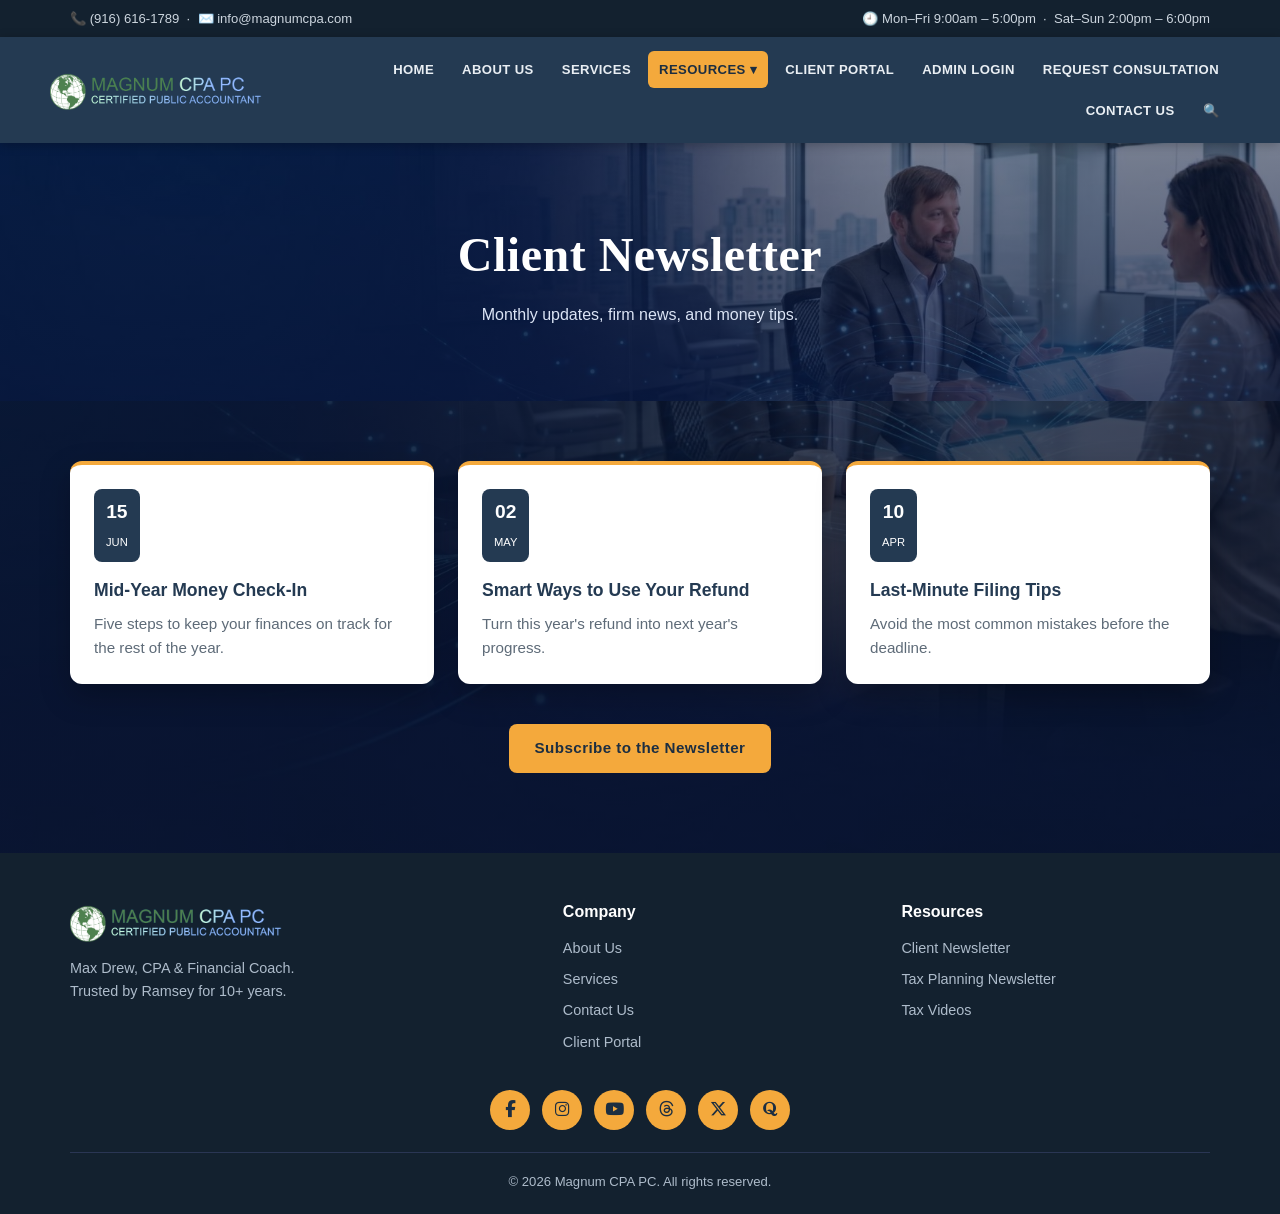
<file: client-newsletter.html>
<!DOCTYPE html>
<html lang="en">
<head>
<meta charset="UTF-8">
<meta name="viewport" content="width=device-width, initial-scale=1.0">
<title>Client Newsletter — Magnum CPA PC</title>
<link rel="stylesheet" href="site.css">
<style>
  .news-grid{display:grid;grid-template-columns:repeat(3,1fr);gap:24px;}
  .news-card{background:#fff;color:var(--text);border-radius:12px;padding:24px;box-shadow:0 12px 30px rgba(0,0,0,.25);border-top:4px solid var(--gold);}
  .news-card .date{background:var(--navy);color:#fff;border-radius:8px;text-align:center;padding:8px 12px;display:inline-block;margin-bottom:14px;}
  .news-card .date b{display:block;font-size:1.2rem;}.news-card .date span{font-size:.7rem;}
  .news-card h3{color:var(--navy);font-size:1.1rem;margin-bottom:8px;}
  .news-card p{color:var(--muted);font-size:.95rem;}
  @media(max-width:860px){.news-grid{grid-template-columns:1fr;}}
</style>
</head>
<body>
<div class="topbar"><div class="container"><span>📞 (916) 616-1789 &nbsp;·&nbsp; ✉️ info@magnumcpa.com</span><span>🕘 Mon–Fri 9:00am – 5:00pm &nbsp;·&nbsp; Sat–Sun 2:00pm – 6:00pm</span></div></div>
<header class="site-header">
  <div class="container nav-inner">
    <a href="index.html" class="brand">
      <svg class="globe" viewBox="0 0 100 100" aria-hidden="true"><defs><radialGradient id="gO" cx="40%" cy="34%" r="80%"><stop offset="0%" stop-color="#dcf0fb"/><stop offset="58%" stop-color="#a9d6f2"/><stop offset="100%" stop-color="#6db4e0"/></radialGradient><clipPath id="gC"><circle cx="50" cy="50" r="47"/></clipPath></defs><circle cx="50" cy="50" r="47" fill="url(#gO)"/><g clip-path="url(#gC)" fill="none" stroke="#fff" stroke-width="0.8" opacity=".35"><line x1="3" y1="32" x2="97" y2="32"/><line x1="3" y1="50" x2="97" y2="50"/><line x1="3" y1="68" x2="97" y2="68"/><line x1="50" y1="3" x2="50" y2="97"/><ellipse cx="50" cy="50" rx="20" ry="47"/><ellipse cx="50" cy="50" rx="37" ry="47"/></g><g clip-path="url(#gC)"><path d="M28 18 C34 16 44 17 52 20 C60 22 70 24 74 30 C76 34 72 38 70 42 C72 46 70 52 64 56 C62 60 60 60 58 64 C57 68 55 66 54 62 C52 60 50 60 47 64 C44 70 42 78 38 82 C36 84 34 82 35 76 C36 70 34 64 32 58 C30 52 26 48 24 42 C22 36 22 28 25 22 C26 20 27 19 28 18 Z" fill="#5b9a3a" stroke="#467a2c" stroke-width="1"/><path d="M32 58 C30 52 26 48 24 42 C22 36 22 28 25 22" fill="none" stroke="#f4a93c" stroke-width="3.6" stroke-linecap="round"/><circle cx="24.5" cy="43" r="3.6" fill="#e8442b" stroke="#fff" stroke-width="1.3"/></g><circle cx="50" cy="50" r="47" fill="none" stroke="#2f6d96" stroke-width="2"/></svg>
      <span class="brand-text"><b>Magnum <span>CPA PC</span></b><small>CERTIFIED PUBLIC ACCOUNTANT</small></span>
    </a>
    <button class="nav-toggle" id="navToggle" aria-label="Toggle navigation" aria-expanded="false"><span></span><span></span><span></span></button>
    <nav class="main-nav" id="mainNav">
      <ul>
        <li><a href="index.html">Home</a></li>
        <li><a href="about.html">About Us</a></li>
        <li><a href="services.html">Services</a></li>
        <li class="has-sub">
          <a href="#" class="sub-toggle active">Resources ▾</a>
          <ul class="submenu">
            <li><a href="client-newsletter.html">Client Newsletter</a></li>
            <li><a href="tax-planning-newsletter.html">Tax Planning Newsletter</a></li>
            <li><a href="tax-videos.html">Tax Videos</a></li>
          </ul>
        </li>
        <li><a href="client-portal.html" target="_blank" rel="noopener">Client Portal</a></li>
        <li><a href="admin-login.html" target="_blank" rel="noopener">Admin Login</a></li>
        <li><a href="request-consultation.html">Request Consultation</a></li>
        <li><a href="contact.html">Contact Us</a></li>
        <li class="search-li"><a href="#" class="search-btn" aria-label="Search the site">🔍</a></li>
      </ul>
    </nav>
  </div>
</header>

<section class="page-hero"><h1>Client Newsletter</h1><p>Monthly updates, firm news, and money tips.</p></section>

<section class="section">
  <div class="container">
    <div class="news-grid">
      <div class="news-card"><div class="date"><b>15</b><span>JUN</span></div><h3>Mid-Year Money Check-In</h3><p>Five steps to keep your finances on track for the rest of the year.</p></div>
      <div class="news-card"><div class="date"><b>02</b><span>MAY</span></div><h3>Smart Ways to Use Your Refund</h3><p>Turn this year's refund into next year's progress.</p></div>
      <div class="news-card"><div class="date"><b>10</b><span>APR</span></div><h3>Last-Minute Filing Tips</h3><p>Avoid the most common mistakes before the deadline.</p></div>
    </div>
    <div style="text-align:center;margin-top:40px;"><a href="contact.html" class="btn">Subscribe to the Newsletter</a></div>
  </div>
</section>

<footer>
  <div class="container">
    <div class="foot-grid">
      <div>
        <div class="brand" style="margin-bottom:12px;"><svg class="globe" viewBox="0 0 100 100" aria-hidden="true"><defs><radialGradient id="gOf" cx="40%" cy="34%" r="80%"><stop offset="0%" stop-color="#dcf0fb"/><stop offset="58%" stop-color="#a9d6f2"/><stop offset="100%" stop-color="#6db4e0"/></radialGradient><clipPath id="gCf"><circle cx="50" cy="50" r="47"/></clipPath></defs><circle cx="50" cy="50" r="47" fill="url(#gOf)"/><g clip-path="url(#gCf)"><path d="M28 18 C34 16 44 17 52 20 C60 22 70 24 74 30 C76 34 72 38 70 42 C72 46 70 52 64 56 C62 60 60 60 58 64 C57 68 55 66 54 62 C52 60 50 60 47 64 C44 70 42 78 38 82 C36 84 34 82 35 76 C36 70 34 64 32 58 C30 52 26 48 24 42 C22 36 22 28 25 22 C26 20 27 19 28 18 Z" fill="#5b9a3a"/><circle cx="24.5" cy="43" r="3.6" fill="#e8442b" stroke="#fff" stroke-width="1.3"/></g><circle cx="50" cy="50" r="47" fill="none" stroke="#2f6d96" stroke-width="2"/></svg><span class="brand-text"><b>Magnum <span>CPA PC</span></b><small>CERTIFIED PUBLIC ACCOUNTANT</small></span></div>
        <p style="font-size:.9rem;">Max Drew, CPA &amp; Financial Coach.<br>Trusted by Ramsey for 10+ years.</p>
      </div>
      <div><h4>Company</h4><ul><li><a href="about.html">About Us</a></li><li><a href="services.html">Services</a></li><li><a href="contact.html">Contact Us</a></li><li><a href="client-portal.html" target="_blank" rel="noopener">Client Portal</a></li></ul></div>
      <div><h4>Resources</h4><ul><li><a href="client-newsletter.html">Client Newsletter</a></li><li><a href="tax-planning-newsletter.html">Tax Planning Newsletter</a></li><li><a href="tax-videos.html">Tax Videos</a></li></ul></div>
    </div>
    <div class="foot-copy">© <span id="year"></span> Magnum CPA PC. All rights reserved.</div>
  </div>
</footer>
<script src="site.js"></script>
<script src="search.js"></script>
</body>
</html>
</file>
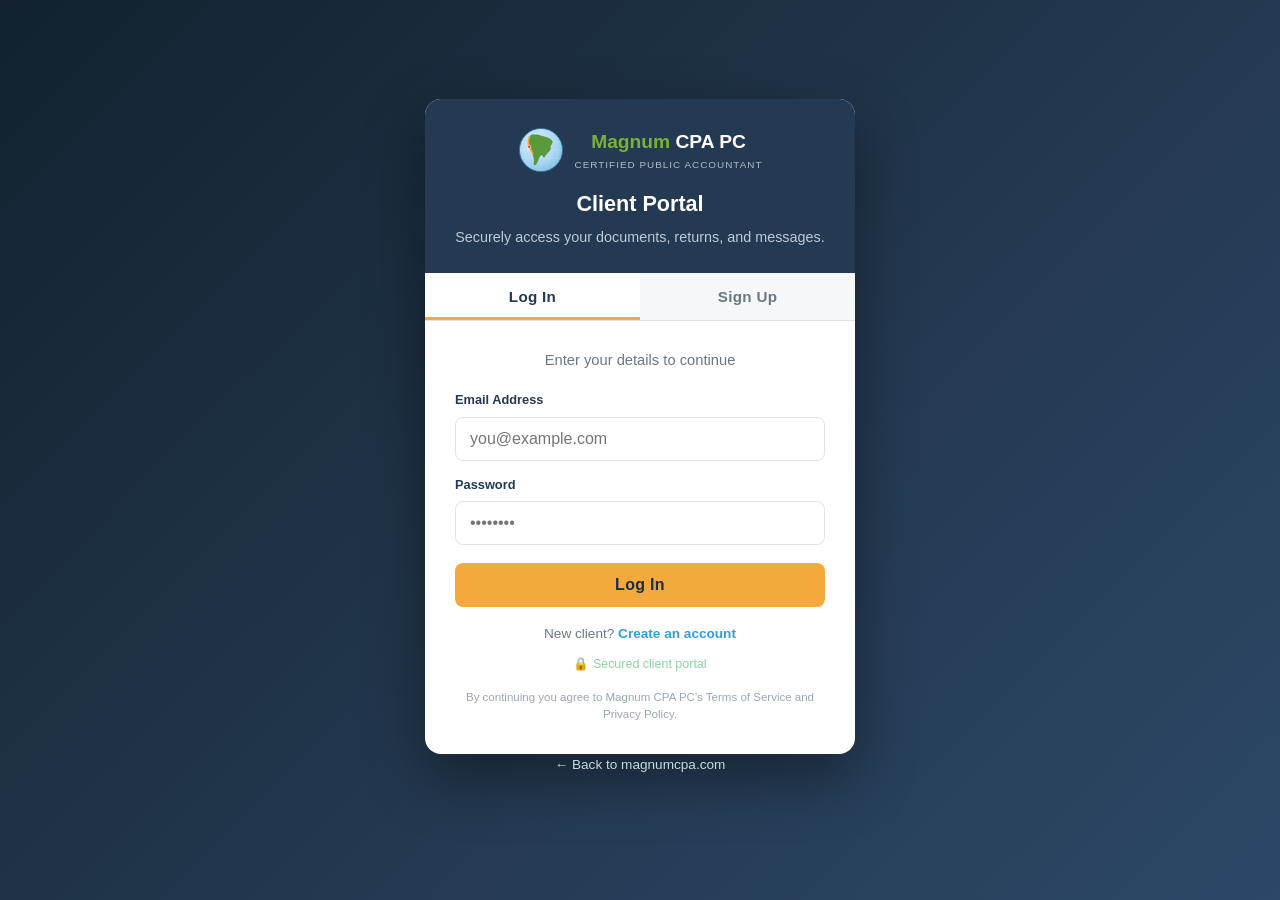
<file: client-portal.html>
<!DOCTYPE html>
<html lang="en">
<head>
<meta charset="UTF-8">
<meta name="viewport" content="width=device-width, initial-scale=1.0">
<title>Client Portal — Magnum CPA PC</title>
<meta name="description" content="Secure Client Portal for Magnum CPA PC. Log in or sign up with Google, Apple, or your email address.">
<style>
  :root{
    --navy:#243a52;
    --navy-dark:#1c2e41;
    --navy-3:#13212f;
    --gold:#f4a93c;
    --green:#7fae3a;
    --blue:#2f9fd6;
    --text:#2b2b2b;
    --muted:#6b7785;
    --border:#dfe4ea;
    --radius:10px;
  }
  *{box-sizing:border-box;margin:0;padding:0;}
  body{
    font-family:-apple-system,BlinkMacSystemFont,"Segoe UI",Roboto,Helvetica,Arial,sans-serif;
    color:var(--text);line-height:1.6;-webkit-font-smoothing:antialiased;
    min-height:100vh;display:flex;flex-direction:column;
    background:linear-gradient(135deg,var(--navy-3) 0%,var(--navy) 60%,#2c4866 100%);
  }
  a{text-decoration:none;color:inherit;}
  .globe{width:46px;height:46px;display:block;flex:none;}

  .wrap{flex:1;display:flex;align-items:center;justify-content:center;padding:34px 18px;}
  .card{
    width:100%;max-width:430px;background:#fff;border-radius:16px;
    box-shadow:0 24px 60px rgba(0,0,0,.4);overflow:hidden;
  }

  /* header */
  .card-head{background:var(--navy);color:#fff;padding:28px 30px 24px;text-align:center;}
  .brand{display:inline-flex;align-items:center;gap:11px;margin-bottom:14px;}
  .brand .t b{font-size:1.2rem;color:var(--green);font-weight:700;}
  .brand .t b span{color:#fff;}
  .brand .t small{display:block;font-size:.62rem;letter-spacing:1px;color:#aebccb;text-align:left;}
  .card-head h1{font-size:1.35rem;margin-bottom:4px;}
  .card-head p{color:#bccadb;font-size:.9rem;}

  /* tabs */
  .tabs{display:flex;border-bottom:1px solid var(--border);}
  .tabs button{
    flex:1;background:#f5f7f9;border:0;padding:15px;font-size:.95rem;font-weight:700;
    color:var(--muted);cursor:pointer;letter-spacing:.3px;transition:.2s;
  }
  .tabs button.active{background:#fff;color:var(--navy);box-shadow:inset 0 -3px 0 var(--gold);}

  .body{padding:28px 30px 30px;}
  .pane-title{font-size:.92rem;color:var(--muted);text-align:center;margin-bottom:18px;}

  /* social buttons */
  .sso{display:flex;flex-direction:column;gap:11px;margin-bottom:20px;}
  .sso button{
    display:flex;align-items:center;justify-content:center;gap:11px;width:100%;
    padding:12px 16px;border:1px solid var(--border);border-radius:8px;background:#fff;
    font-size:.95rem;font-weight:600;color:#2b2b2b;cursor:pointer;transition:.18s;
  }
  .sso button:hover{background:#f7f9fb;border-color:#c9d2db;transform:translateY(-1px);}
  .sso button svg{width:20px;height:20px;flex:none;}
  .sso button.apple{background:#000;color:#fff;border-color:#000;}
  .sso button.apple:hover{background:#1a1a1a;}

  /* divider */
  .divider{display:flex;align-items:center;gap:12px;color:var(--muted);font-size:.8rem;margin:6px 0 18px;}
  .divider:before,.divider:after{content:"";flex:1;height:1px;background:var(--border);}

  /* form */
  .field{margin-bottom:14px;}
  .field label{display:block;font-size:.8rem;font-weight:700;color:var(--navy);margin-bottom:6px;}
  .field input{width:100%;padding:12px 14px;border:1px solid var(--border);border-radius:8px;font-size:1rem;}
  .field input:focus{outline:2px solid var(--gold);border-color:transparent;}
  .signup-only{display:none;}
  body.mode-signup .signup-only{display:block;}

  .btn-primary{
    width:100%;background:var(--gold);color:var(--navy-dark);font-weight:800;
    padding:13px;border:0;border-radius:8px;font-size:1rem;cursor:pointer;letter-spacing:.3px;
    transition:transform .15s,box-shadow .2s;margin-top:4px;
  }
  .btn-primary:hover{transform:translateY(-2px);box-shadow:0 10px 22px rgba(244,169,60,.4);}

  .helper{text-align:center;font-size:.85rem;color:var(--muted);margin-top:16px;}
  .helper a{color:var(--blue);font-weight:600;}
  .fineprint{text-align:center;font-size:.72rem;color:#9aa6b2;margin-top:14px;line-height:1.5;}

  .back{display:block;text-align:center;color:#cdd6df;font-size:.85rem;padding:0 0 26px;}
  .back:hover{color:#fff;}
  .secure{display:flex;align-items:center;justify-content:center;gap:6px;color:#8fd0a0;font-size:.78rem;margin-top:10px;}
</style>
</head>
<body class="mode-login">

<!-- globe icon -->
<svg width="0" height="0" style="position:absolute" aria-hidden="true">
  <symbol id="globeIcon" viewBox="0 0 100 100">
    <defs>
      <radialGradient id="gOcean" cx="40%" cy="34%" r="80%">
        <stop offset="0%" stop-color="#dcf0fb"/><stop offset="58%" stop-color="#a9d6f2"/><stop offset="100%" stop-color="#6db4e0"/>
      </radialGradient>
      <clipPath id="gClip"><circle cx="50" cy="50" r="47"/></clipPath>
    </defs>
    <circle cx="50" cy="50" r="47" fill="url(#gOcean)"/>
    <g clip-path="url(#gClip)" fill="none" stroke="#ffffff" stroke-width="0.8" opacity=".35">
      <line x1="3" y1="32" x2="97" y2="32"/><line x1="3" y1="50" x2="97" y2="50"/>
      <line x1="3" y1="68" x2="97" y2="68"/><line x1="50" y1="3" x2="50" y2="97"/>
      <ellipse cx="50" cy="50" rx="20" ry="47"/><ellipse cx="50" cy="50" rx="37" ry="47"/>
    </g>
    <g clip-path="url(#gClip)">
      <path d="M28 18 C34 16 44 17 52 20 C60 22 70 24 74 30 C76 34 72 38 70 42 C72 46 70 52 64 56 C62 60 60 60 58 64 C57 68 55 66 54 62 C52 60 50 60 47 64 C44 70 42 78 38 82 C36 84 34 82 35 76 C36 70 34 64 32 58 C30 52 26 48 24 42 C22 36 22 28 25 22 C26 20 27 19 28 18 Z" fill="#5b9a3a" stroke="#467a2c" stroke-width="1"/>
      <path d="M32 58 C30 52 26 48 24 42 C22 36 22 28 25 22" fill="none" stroke="#f4a93c" stroke-width="3.6" stroke-linecap="round" stroke-linejoin="round"/>
      <circle cx="24.5" cy="43" r="3.6" fill="#e8442b" stroke="#fff" stroke-width="1.3"/>
    </g>
    <circle cx="50" cy="50" r="47" fill="none" stroke="#2f6d96" stroke-width="2"/>
  </symbol>
</svg>

<div class="wrap">
  <div>
    <div class="card">
      <div class="card-head">
        <div class="brand">
          <svg class="globe" aria-hidden="true"><use href="#globeIcon"/></svg>
          <span class="t"><b>Magnum <span>CPA PC</span></b><small>CERTIFIED PUBLIC ACCOUNTANT</small></span>
        </div>
        <h1 id="headTitle">Client Portal</h1>
        <p id="headSub">Securely access your documents, returns, and messages.</p>
      </div>

      <!-- Log In / Sign Up tabs -->
      <div class="tabs">
        <button id="tabLogin" class="active" onclick="setMode('login')">Log In</button>
        <button id="tabSignup" onclick="setMode('signup')">Sign Up</button>
      </div>

      <div class="body">
        <p class="pane-title" id="paneTitle">Enter your details to continue</p>

        <!-- Email form -->
        <form onsubmit="return emailContinue(event)">
          <div class="field signup-only">
            <label for="fullname">Full Name</label>
            <input type="text" id="fullname" placeholder="Jane Doe">
          </div>
          <div class="field">
            <label for="email">Email Address</label>
            <input type="email" id="email" placeholder="you@example.com" required>
          </div>
          <div class="field">
            <label for="pw">Password</label>
            <input type="password" id="pw" placeholder="••••••••" required>
          </div>
          <div class="field signup-only">
            <label for="pw2">Confirm Password</label>
            <input type="password" id="pw2" placeholder="••••••••">
          </div>
          <button type="submit" class="btn-primary" id="submitBtn">Log In</button>
        </form>

        <p class="helper" id="switchHelper">
          New client? <a href="#" onclick="setMode('signup');return false;">Create an account</a>
        </p>
        <div class="secure">🔒 Secured client portal</div>
        <p class="fineprint">By continuing you agree to Magnum CPA PC's Terms of Service and Privacy Policy.</p>
      </div>
    </div>
    <a class="back" href="index.html">← Back to magnumcpa.com</a>
  </div>
</div>

<script>
  // Where sign-in / sign-up actually completes. Add your live portal URL here.
  const PORTAL_URL = "";

  function setMode(mode){
    const signup = mode === 'signup';
    document.body.classList.toggle('mode-signup', signup);
    document.body.classList.toggle('mode-login', !signup);
    tabLogin.classList.toggle('active', !signup);
    tabSignup.classList.toggle('active', signup);
    headTitle.textContent = signup ? 'Create Your Account' : 'Client Portal';
    headSub.textContent = signup
      ? 'Set up secure access to your tax documents and messages.'
      : 'Securely access your documents, returns, and messages.';
    paneTitle.textContent = signup ? 'Sign up in seconds' : 'Enter your details to continue';
    submitBtn.textContent = signup ? 'Create Account' : 'Log In';
    switchHelper.innerHTML = signup
      ? 'Already a client? <a href="#" onclick="setMode(\'login\');return false;">Log in</a>'
      : 'New client? <a href="#" onclick="setMode(\'signup\');return false;">Create an account</a>';
  }

  // ---- Sign-up storage (kept in this browser) ----
  const STORE_KEY = 'magnum_signups';
  function getSignups(){
    try { return JSON.parse(localStorage.getItem(STORE_KEY) || '[]'); }
    catch(e){ return []; }
  }
  function saveSignup(rec){
    const all = getSignups();
    all.push(rec);
    localStorage.setItem(STORE_KEY, JSON.stringify(all));
    return all.length;
  }
  function xmlEsc(s){
    return String(s == null ? '' : s)
      .replace(/&/g,'&amp;').replace(/</g,'&lt;').replace(/>/g,'&gt;')
      .replace(/"/g,'&quot;');
  }

  // Gather every saved client profile from this browser.
  function getProfiles(){
    const out = [];
    for (let i = 0; i < localStorage.length; i++){
      const k = localStorage.key(i);
      if (k && k.indexOf('magnum_profile_') === 0){
        try {
          const p = JSON.parse(localStorage.getItem(k)) || {};
          p._email = k.slice('magnum_profile_'.length);
          out.push(p);
        } catch(e){}
      }
    }
    return out;
  }

  function cell(v){ return '<Cell><Data ss:Type="String">' + xmlEsc(v) + '</Data></Cell>'; }
  function sheet(name, headers, rows){
    let html = '<Worksheet ss:Name="' + xmlEsc(name) + '"><Table>';
    html += '<Row>' + headers.map(cell).join('') + '</Row>';
    rows.forEach(r => { html += '<Row>' + r.map(cell).join('') + '</Row>'; });
    return html + '</Table></Worksheet>';
  }

  // Build ONE Excel file: "Sign Ups" sheet + "Client Info" sheet.
  function exportSignupsToExcel(){
    const signups = getSignups();
    const profiles = getProfiles();
    if (!signups.length && !profiles.length){
      alert('No sign-ups or profiles have been saved yet.');
      return;
    }

    const signupSheet = sheet(
      'Sign Ups',
      ['Full Name','Email','Password','Sign-up Date'],
      signups.map(r => [r.name, r.email, r.password, r.date])
    );

    const infoSheet = sheet(
      'Client Info',
      ['Full Name','Email','Phone','Sex','Date of Birth','Occupation','Address','About Me','Has Photo'],
      profiles.map(p => [
        p.name, p._email, p.phone, p.sex, p.dob, p.job, p.addr, p.bio,
        p.photo ? 'Yes' : 'No'
      ])
    );

    const xml =
      '<?xml version="1.0"?>\n<?mso-application progid="Excel.Sheet"?>\n' +
      '<Workbook xmlns="urn:schemas-microsoft-com:office:spreadsheet" ' +
      'xmlns:ss="urn:schemas-microsoft-com:office:spreadsheet">' +
      signupSheet + infoSheet +
      '</Workbook>';

    const blob = new Blob([xml], {type:'application/vnd.ms-excel'});
    const url = URL.createObjectURL(blob);
    const a = document.createElement('a');
    a.href = url; a.download = 'magnum-signups.xls';
    document.body.appendChild(a); a.click(); a.remove();
    URL.revokeObjectURL(url);
  }

  function emailContinue(e){
    e.preventDefault();
    const signup = document.body.classList.contains('mode-signup');

    if (signup){
      if (pw.value !== pw2.value){ alert('Passwords do not match. Please re-enter.'); return false; }
      const count = saveSignup({
        name: fullname.value.trim(),
        email: email.value.trim(),
        password: pw.value,
        date: new Date().toLocaleString()
      });
      alert('Thanks for signing up! Your information has been saved (' + count + ' total on this device).');
      e.target.reset();
      setMode('login');
      return false;
    }

    // Log In: check the entered details against the saved sign-ups
    // (the same records that the magnum-signups.xls file is built from).
    const em = email.value.trim().toLowerCase();
    const match = getSignups().find(u =>
      String(u.email || '').trim().toLowerCase() === em && u.password === pw.value);
    if (!match){
      alert('Incorrect email or password. If you have not signed up yet, please use the Sign Up tab.');
      return false;
    }
    // Success — remember the session and open the portal dashboard.
    sessionStorage.setItem('magnum_currentUser', match.email);
    window.location.href = 'dashboard.html';
    return false;
  }
</script>
</body>
</html>
</file>
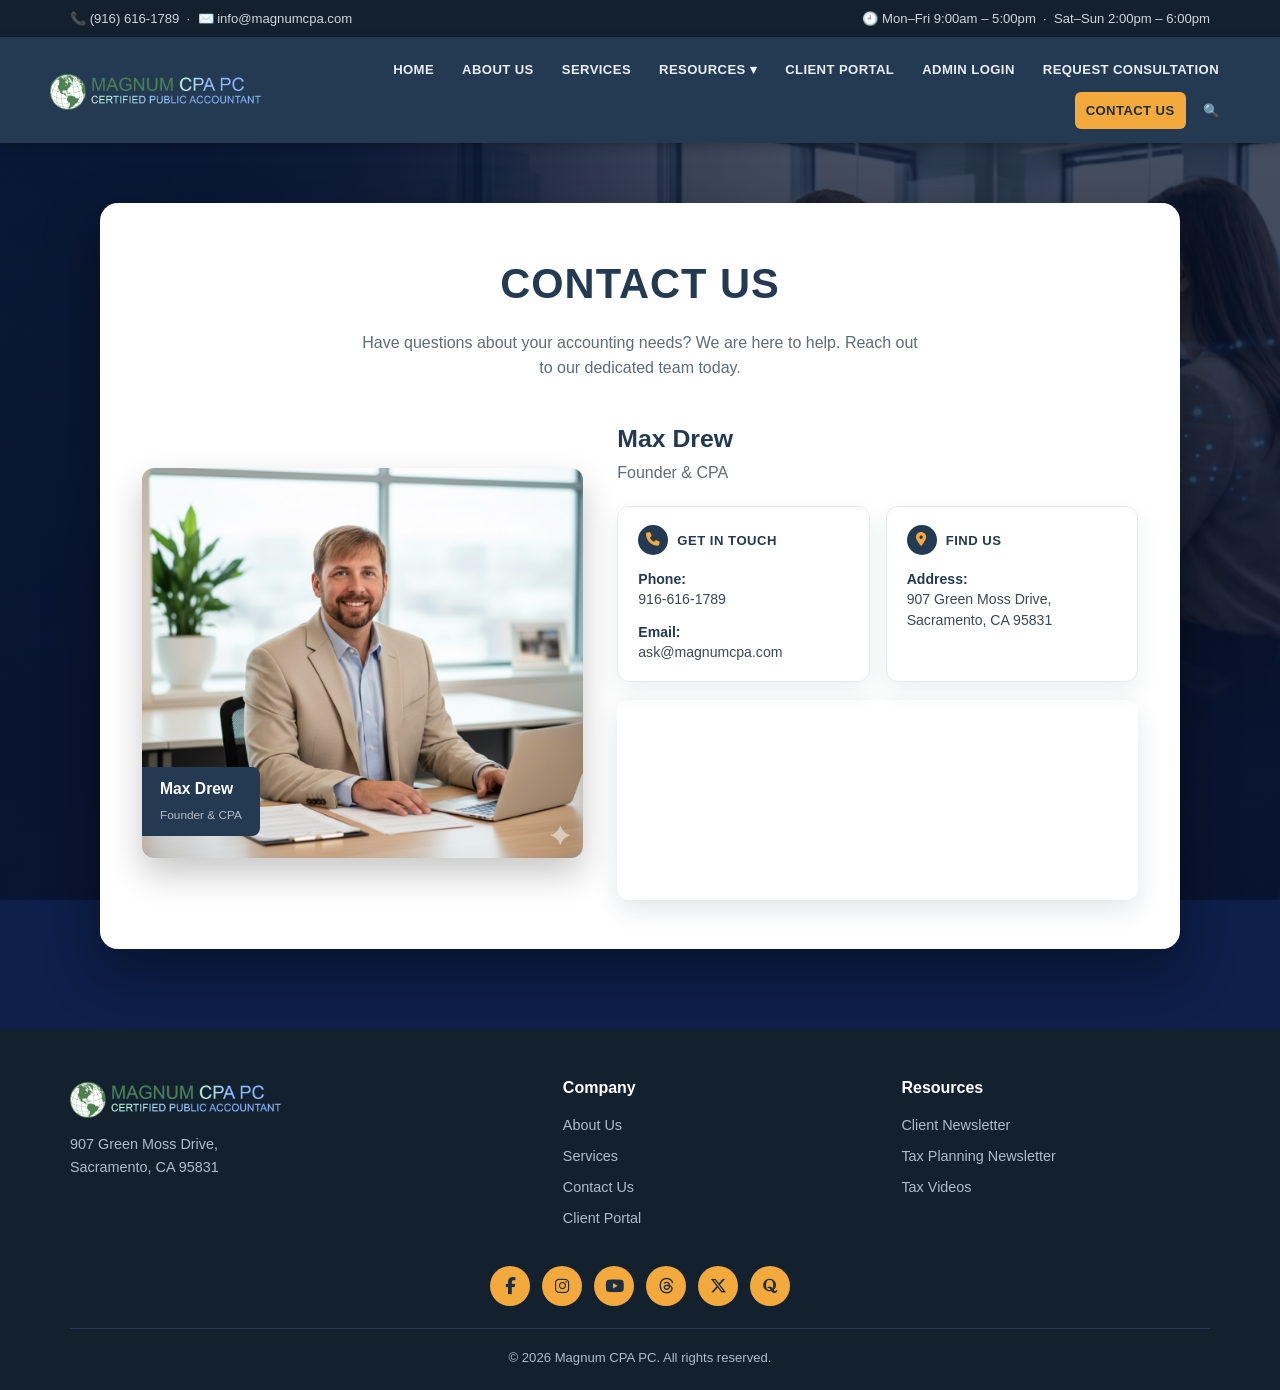
<file: contact.html>
<!DOCTYPE html>
<html lang="en">
<head>
<meta charset="UTF-8">
<meta name="viewport" content="width=device-width, initial-scale=1.0">
<title>Contact Us — Magnum CPA PC</title>
<meta name="description" content="Contact Magnum CPA PC — Phone (916) 616-1789, info@magnumcpa.com. Located at 907 Green Moss Drive, Sacramento, CA 95831.">
<link rel="stylesheet" href="site.css">
<style>
  .contactx{background:#fff;color:#243a52;border-radius:18px;max-width:1080px;margin:0 auto;
    padding:48px 42px 42px;box-shadow:0 22px 55px rgba(0,0,0,.4);position:relative;overflow:hidden;}
  .contactx h1{text-align:center;font-size:2.6rem;font-weight:800;color:#243a52;letter-spacing:1px;margin:0;}
  .contactx .sub{text-align:center;color:#5e6b78;max-width:560px;margin:12px auto 38px;line-height:1.6;}
  .cx-grid{display:grid;grid-template-columns:1fr 1.18fr;gap:34px;align-items:center;}
  .cx-photo{position:relative;border-radius:12px;overflow:hidden;box-shadow:0 16px 34px rgba(0,0,0,.22);}
  .cx-photo img{width:100%;display:block;}
  .cx-badge{position:absolute;left:0;bottom:22px;background:#243a52;color:#fff;padding:9px 18px;border-radius:0 8px 8px 0;}
  .cx-badge b{display:block;font-size:.98rem;}
  .cx-badge span{font-size:.74rem;color:#aebccb;}
  .cx-name b{font-size:1.55rem;color:#243a52;}
  .cx-name span{display:block;color:#5e6b78;margin:2px 0 20px;}
  .cx-cards{display:grid;grid-template-columns:1fr 1fr;gap:16px;margin-bottom:18px;}
  .cx-card{border:1px solid #e6eaef;border-radius:12px;padding:18px 20px;box-shadow:0 10px 24px rgba(36,58,82,.08);}
  .cx-card .h{display:flex;align-items:center;gap:9px;font-weight:800;color:#243a52;text-transform:uppercase;font-size:.82rem;letter-spacing:.5px;margin-bottom:14px;}
  .cx-card .h .dot{width:30px;height:30px;border-radius:50%;background:#243a52;color:#f4a93c;display:grid;place-items:center;font-size:.85rem;flex:none;}
  .cx-card p{font-size:.88rem;color:#3c4757;margin-bottom:12px;line-height:1.45;}
  .cx-card p:last-child{margin-bottom:0;}
  .cx-card p b{color:#243a52;display:block;}
  .cx-map iframe{width:100%;height:200px;border:0;border-radius:12px;box-shadow:0 10px 24px rgba(36,58,82,.12);}
  .cx-social{display:flex;gap:12px;justify-content:center;margin-top:34px;}
  .cx-social a{width:42px;height:42px;border-radius:50%;background:#243a52;color:#fff;display:grid;place-items:center;font-size:1.05rem;transition:transform .15s,background .2s;}
  .cx-social a:hover{transform:translateY(-3px);background:#f4a93c;color:#243a52;}
  @media(max-width:860px){.cx-grid{grid-template-columns:1fr;}.cx-cards{grid-template-columns:1fr;}}
  @media(max-width:600px){.contactx{padding:32px 20px;}.contactx h1{font-size:2rem;}}
</style>
</head>
<body>

<div class="topbar">
  <div class="container">
    <span>📞 (916) 616-1789 &nbsp;·&nbsp; ✉️ info@magnumcpa.com</span>
    <span>🕘 Mon–Fri 9:00am – 5:00pm &nbsp;·&nbsp; Sat–Sun 2:00pm – 6:00pm</span>
  </div>
</div>

<header class="site-header">
  <div class="container nav-inner">
    <a href="index.html" class="brand">
      <svg class="globe" viewBox="0 0 100 100" aria-hidden="true">
        <defs><radialGradient id="gO" cx="40%" cy="34%" r="80%"><stop offset="0%" stop-color="#dcf0fb"/><stop offset="58%" stop-color="#a9d6f2"/><stop offset="100%" stop-color="#6db4e0"/></radialGradient><clipPath id="gC"><circle cx="50" cy="50" r="47"/></clipPath></defs>
        <circle cx="50" cy="50" r="47" fill="url(#gO)"/>
        <g clip-path="url(#gC)" fill="none" stroke="#fff" stroke-width="0.8" opacity=".35"><line x1="3" y1="32" x2="97" y2="32"/><line x1="3" y1="50" x2="97" y2="50"/><line x1="3" y1="68" x2="97" y2="68"/><line x1="50" y1="3" x2="50" y2="97"/><ellipse cx="50" cy="50" rx="20" ry="47"/><ellipse cx="50" cy="50" rx="37" ry="47"/></g>
        <g clip-path="url(#gC)"><path d="M28 18 C34 16 44 17 52 20 C60 22 70 24 74 30 C76 34 72 38 70 42 C72 46 70 52 64 56 C62 60 60 60 58 64 C57 68 55 66 54 62 C52 60 50 60 47 64 C44 70 42 78 38 82 C36 84 34 82 35 76 C36 70 34 64 32 58 C30 52 26 48 24 42 C22 36 22 28 25 22 C26 20 27 19 28 18 Z" fill="#5b9a3a" stroke="#467a2c" stroke-width="1"/><path d="M32 58 C30 52 26 48 24 42 C22 36 22 28 25 22" fill="none" stroke="#f4a93c" stroke-width="3.6" stroke-linecap="round"/><circle cx="24.5" cy="43" r="3.6" fill="#e8442b" stroke="#fff" stroke-width="1.3"/></g>
        <circle cx="50" cy="50" r="47" fill="none" stroke="#2f6d96" stroke-width="2"/>
      </svg>
      <span class="brand-text"><b>Magnum <span>CPA PC</span></b><small>CERTIFIED PUBLIC ACCOUNTANT</small></span>
    </a>
    <button class="nav-toggle" id="navToggle" aria-label="Toggle navigation" aria-expanded="false"><span></span><span></span><span></span></button>
    <nav class="main-nav" id="mainNav">
      <ul>
        <li><a href="index.html">Home</a></li>
        <li><a href="about.html">About Us</a></li>
        <li><a href="services.html">Services</a></li>
        <li class="has-sub">
          <a href="#" class="sub-toggle">Resources ▾</a>
          <ul class="submenu">
            <li><a href="client-newsletter.html">Client Newsletter</a></li>
            <li><a href="tax-planning-newsletter.html">Tax Planning Newsletter</a></li>
            <li><a href="tax-videos.html">Tax Videos</a></li>
          </ul>
        </li>
        <li><a href="client-portal.html" target="_blank" rel="noopener">Client Portal</a></li>
        <li><a href="admin-login.html" target="_blank" rel="noopener">Admin Login</a></li>
        <li><a href="request-consultation.html">Request Consultation</a></li>
        <li><a href="contact.html" class="active">Contact Us</a></li>
        <li class="search-li"><a href="#" class="search-btn" aria-label="Search the site">🔍</a></li>
      </ul>
    </nav>
  </div>
</header>

<section class="section">
  <div class="container">
    <div class="contactx">
      <h1>CONTACT US</h1>
      <p class="sub">Have questions about your accounting needs? We are here to help. Reach out to our dedicated team today.</p>

      <div class="cx-grid">
        <div class="cx-photo">
          <img src="images/Max-contact-us.jpg" alt="Max Drew, Magnum CPA PC">
          <div class="cx-badge"><b>Max Drew</b><span>Founder &amp; CPA</span></div>
        </div>

        <div class="cx-right">
          <div class="cx-name"><b>Max Drew</b><span>Founder &amp; CPA</span></div>

          <div class="cx-cards">
            <div class="cx-card">
              <div class="h"><span class="dot"><i class="fa-solid fa-phone"></i></span> Get In Touch</div>
              <p><b>Phone:</b> 916-616-1789</p>
              <p><b>Email:</b> ask@magnumcpa.com</p>
            </div>
            <div class="cx-card">
              <div class="h"><span class="dot"><i class="fa-solid fa-location-dot"></i></span> Find Us</div>
              <p><b>Address:</b> 907 Green Moss Drive, Sacramento, CA 95831</p>
            </div>
          </div>

          <div class="cx-map">
            <iframe title="Magnum CPA PC location map" loading="lazy"
              src="https://www.google.com/maps?q=907%20Green%20Moss%20Drive%2C%20Sacramento%2C%20CA%2095831&output=embed"></iframe>
          </div>
        </div>
      </div>

    </div>
  </div>
</section>

<footer>
  <div class="container">
    <div class="foot-grid">
      <div>
        <div class="brand" style="margin-bottom:12px;">
          <svg class="globe" viewBox="0 0 100 100" aria-hidden="true"><defs><radialGradient id="gOf" cx="40%" cy="34%" r="80%"><stop offset="0%" stop-color="#dcf0fb"/><stop offset="58%" stop-color="#a9d6f2"/><stop offset="100%" stop-color="#6db4e0"/></radialGradient><clipPath id="gCf"><circle cx="50" cy="50" r="47"/></clipPath></defs><circle cx="50" cy="50" r="47" fill="url(#gOf)"/><g clip-path="url(#gCf)"><path d="M28 18 C34 16 44 17 52 20 C60 22 70 24 74 30 C76 34 72 38 70 42 C72 46 70 52 64 56 C62 60 60 60 58 64 C57 68 55 66 54 62 C52 60 50 60 47 64 C44 70 42 78 38 82 C36 84 34 82 35 76 C36 70 34 64 32 58 C30 52 26 48 24 42 C22 36 22 28 25 22 C26 20 27 19 28 18 Z" fill="#5b9a3a"/><circle cx="24.5" cy="43" r="3.6" fill="#e8442b" stroke="#fff" stroke-width="1.3"/></g><circle cx="50" cy="50" r="47" fill="none" stroke="#2f6d96" stroke-width="2"/></svg>
          <span class="brand-text"><b>Magnum <span>CPA PC</span></b><small>CERTIFIED PUBLIC ACCOUNTANT</small></span>
        </div>
        <p style="font-size:.9rem;">907 Green Moss Drive,<br>Sacramento, CA 95831</p>
      </div>
      <div><h4>Company</h4><ul><li><a href="about.html">About Us</a></li><li><a href="services.html">Services</a></li><li><a href="contact.html">Contact Us</a></li><li><a href="client-portal.html" target="_blank" rel="noopener">Client Portal</a></li></ul></div>
      <div><h4>Resources</h4><ul><li><a href="client-newsletter.html">Client Newsletter</a></li><li><a href="tax-planning-newsletter.html">Tax Planning Newsletter</a></li><li><a href="tax-videos.html">Tax Videos</a></li></ul></div>
    </div>
    <div class="foot-copy">© <span id="year"></span> Magnum CPA PC. All rights reserved.</div>
  </div>
</footer>

<script src="site.js"></script>
<script src="search.js"></script>
</body>
</html>
</file>
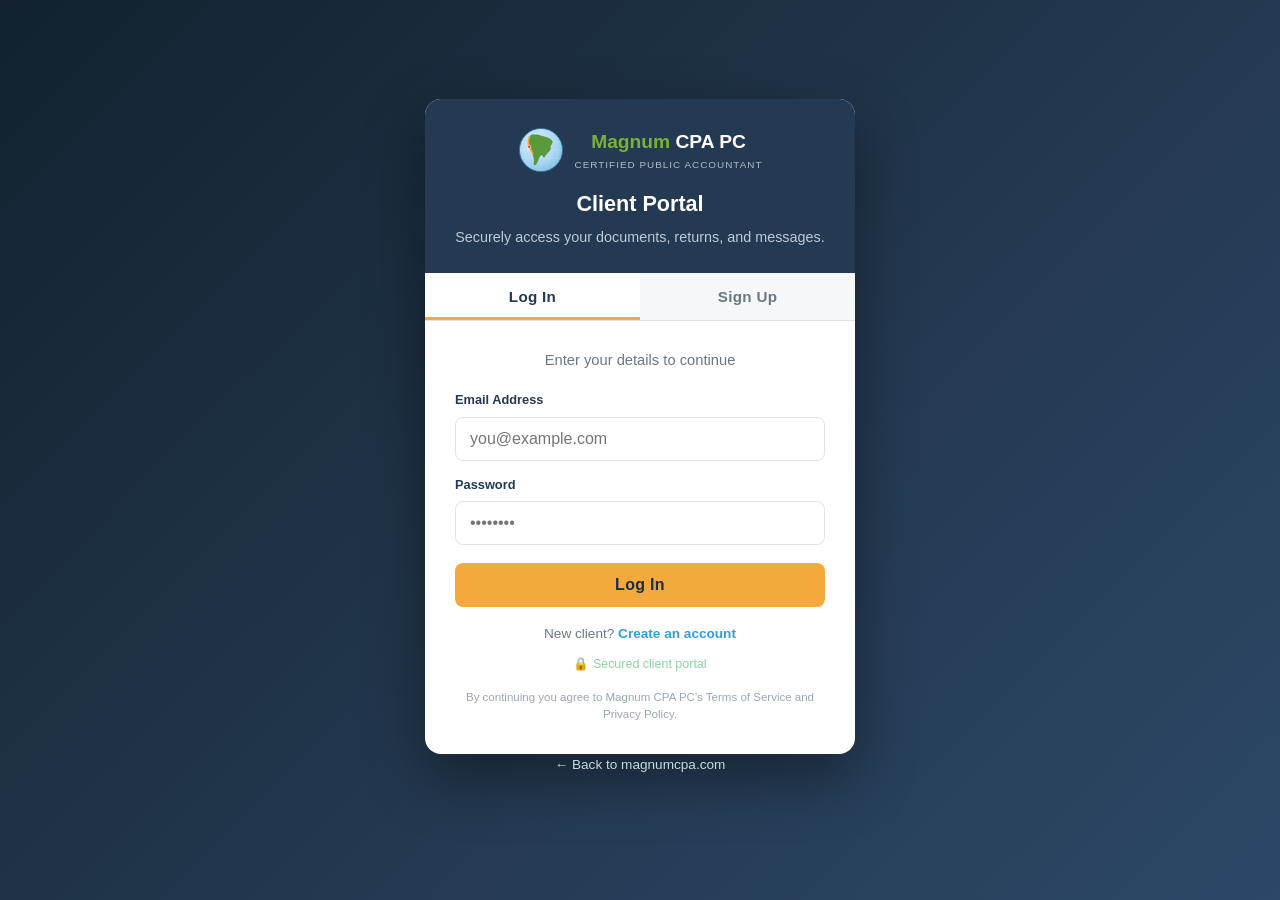
<file: dashboard.html>
<!DOCTYPE html>
<html lang="en">
<head>
<meta charset="UTF-8">
<meta name="viewport" content="width=device-width, initial-scale=1.0">
<title>My Profile — Magnum CPA PC Client Portal</title>
<style>
  :root{
    --navy:#243a52;--navy-dark:#1c2e41;--navy-3:#13212f;
    --gold:#f4a93c;--green:#7fae3a;--blue:#2f9fd6;
    --text:#2b2b2b;--muted:#6b7785;--border:#e1e6ec;--bg-alt:#f3f5f8;--radius:12px;
  }
  *{box-sizing:border-box;margin:0;padding:0;}
  body{font-family:-apple-system,BlinkMacSystemFont,"Segoe UI",Roboto,Helvetica,Arial,sans-serif;
    color:var(--text);background:var(--bg-alt);line-height:1.6;-webkit-font-smoothing:antialiased;}
  a{text-decoration:none;color:inherit;}
  .container{max-width:960px;margin:0 auto;padding:0 20px;}
  .globe{width:40px;height:40px;display:block;flex:none;}

  /* header */
  header{background:var(--navy);color:#fff;position:sticky;top:0;z-index:20;box-shadow:0 2px 10px rgba(0,0,0,.2);}
  .hbar{display:flex;align-items:center;justify-content:space-between;padding:14px 0;gap:16px;}
  .brand{display:flex;align-items:center;gap:11px;}
  .brand b{font-size:1.1rem;color:var(--green);font-weight:700;}
  .brand b span{color:#fff;}
  .brand small{display:block;font-size:.6rem;letter-spacing:1px;color:#aebccb;}
  .hright{display:flex;align-items:center;gap:16px;font-size:.9rem;}
  .hright .hi{color:#cdd6df;}
  .logout{background:var(--gold);color:var(--navy-dark);font-weight:700;padding:8px 16px;border-radius:6px;cursor:pointer;border:0;font-size:.85rem;}
  .logout:hover{filter:brightness(1.05);}

  section{padding:34px 0;}
  .card{background:#fff;border:1px solid var(--border);border-radius:var(--radius);box-shadow:0 8px 24px rgba(36,58,82,.06);}
  .card-head{padding:22px 26px;border-bottom:1px solid var(--border);display:flex;align-items:center;gap:10px;}
  .card-head h2{font-size:1.25rem;color:var(--navy);}
  .card-head .ic{width:38px;height:38px;border-radius:9px;background:var(--navy);color:var(--gold);display:grid;place-items:center;font-size:1.1rem;flex:none;}
  .card-body{padding:26px;}

  /* profile */
  .profile-grid{display:grid;grid-template-columns:240px 1fr;gap:30px;align-items:start;}
  .avatar-col{text-align:center;}
  .avatar{width:170px;height:170px;border-radius:50%;margin:0 auto 14px;overflow:hidden;
    background:linear-gradient(160deg,var(--gold),#f57c2b);display:grid;place-items:center;
    box-shadow:0 10px 26px rgba(0,0,0,.18);position:relative;}
  .avatar img{width:100%;height:100%;object-fit:cover;}
  .avatar .ph{color:#fff;font-size:2.8rem;font-weight:700;}
  .upload-btn{display:inline-block;background:var(--navy);color:#fff;font-size:.82rem;font-weight:600;
    padding:9px 16px;border-radius:6px;cursor:pointer;transition:.2s;}
  .upload-btn:hover{background:var(--navy-dark);}
  .upload-btn input{display:none;}

  .form-grid{display:grid;grid-template-columns:1fr 1fr;gap:16px 18px;}
  .field{display:flex;flex-direction:column;}
  .field.full{grid-column:1 / -1;}
  .field label{font-size:.78rem;font-weight:700;color:var(--navy);margin-bottom:5px;text-transform:uppercase;letter-spacing:.3px;}
  .field input,.field select,.field textarea{padding:11px 13px;border:1px solid var(--border);border-radius:8px;font-size:.97rem;font-family:inherit;}
  .field input:focus,.field select:focus,.field textarea:focus{outline:2px solid var(--gold);border-color:transparent;}
  .field input[readonly]{background:#f4f6f8;color:var(--muted);}
  .btn{background:var(--gold);color:var(--navy-dark);font-weight:800;padding:12px 28px;border:0;border-radius:8px;
    cursor:pointer;font-size:.95rem;letter-spacing:.3px;transition:transform .15s,box-shadow .2s;}
  .btn:hover{transform:translateY(-2px);box-shadow:0 10px 22px rgba(244,169,60,.4);}
  .saved-note{color:var(--green);font-weight:700;font-size:.88rem;margin-left:14px;opacity:0;transition:opacity .3s;}
  .saved-note.show{opacity:1;}

  /* feedback */
  .stars{display:inline-flex;gap:4px;font-size:1.7rem;cursor:pointer;}
  .stars .st{color:#d4dae1;transition:color .15s;}
  .stars .st.on{color:var(--gold);}
  .fb-list{display:flex;flex-direction:column;gap:16px;margin-top:8px;}
  .fb-item{border:1px solid var(--border);border-radius:10px;padding:18px 20px;background:#fff;}
  .fb-top{display:flex;align-items:center;gap:12px;margin-bottom:8px;}
  .fb-ava{width:42px;height:42px;border-radius:50%;background:var(--navy);color:var(--gold);display:grid;place-items:center;font-weight:700;flex:none;overflow:hidden;}
  .fb-ava img{width:100%;height:100%;object-fit:cover;}
  .fb-name{font-weight:700;color:var(--navy);}
  .fb-date{font-size:.78rem;color:var(--muted);}
  .fb-stars{color:var(--gold);font-size:1rem;letter-spacing:1px;}
  .fb-text{color:#3c4757;font-size:.96rem;}
  .empty{color:var(--muted);font-style:italic;padding:6px 0;}

  /* dashboard tab nav */
  .tabnav{background:#fff;border-bottom:1px solid var(--border);}
  .tabnav .container{display:flex;gap:2px;overflow-x:auto;}
  .tabnav button{background:transparent;border:0;padding:16px 20px;font-size:.92rem;font-weight:700;
    color:var(--muted);cursor:pointer;border-bottom:3px solid transparent;white-space:nowrap;transition:.2s;}
  .tabnav button.active{color:var(--navy);border-bottom-color:var(--gold);}
  .tabnav button:hover{color:var(--navy);}
  .panel{display:none;}
  .panel.active{display:block;}

  /* documents */
  .req-list{display:grid;grid-template-columns:repeat(2,1fr);gap:10px;margin-bottom:8px;}
  .req{display:flex;align-items:center;gap:10px;padding:10px 14px;border:1px solid var(--border);
    border-radius:8px;font-size:.92rem;color:#3c4757;background:#fff;}
  .req .dot{width:11px;height:11px;border-radius:50%;background:#d4dae1;flex:none;}
  .req.done{border-color:#cfe3bd;background:#f4faee;}
  .req.done .dot{background:var(--green);}
  .req.done .tick{margin-left:auto;color:var(--green);font-weight:700;font-size:.8rem;}
  .uploader{border:2px dashed #c7d0da;border-radius:12px;padding:26px;text-align:center;background:#fafbfc;margin:18px 0;}
  .uploader .big{font-size:2.2rem;}
  .uploader select{padding:11px 13px;border:1px solid var(--border);border-radius:8px;font-size:.95rem;font-family:inherit;}
  .doc-row{display:flex;align-items:center;gap:14px;padding:12px 16px;border:1px solid var(--border);border-radius:10px;margin-bottom:10px;}
  .doc-row .fic{width:42px;height:42px;border-radius:8px;background:var(--navy);color:var(--gold);display:grid;place-items:center;flex:none;font-size:1.15rem;}
  .doc-row .meta{flex:1;min-width:0;}
  .doc-row .meta b{color:var(--navy);font-size:.95rem;display:block;overflow:hidden;text-overflow:ellipsis;white-space:nowrap;}
  .doc-row .meta span{font-size:.78rem;color:var(--muted);}
  .doc-row a.dl{color:var(--blue);font-weight:700;font-size:.82rem;}
  .doc-row button.del{background:transparent;border:0;color:#c0392b;cursor:pointer;font-weight:700;font-size:.82rem;}

  /* floating message widget (lower-right) */
  .chat-fab{position:fixed;right:24px;bottom:24px;z-index:70;width:60px;height:60px;border-radius:50%;
    background:var(--gold);color:var(--navy-dark);border:0;cursor:pointer;font-size:1.6rem;display:grid;place-items:center;
    box-shadow:0 10px 26px rgba(0,0,0,.3);transition:transform .2s,box-shadow .2s;}
  .chat-fab:hover{transform:translateY(-3px) scale(1.05);box-shadow:0 14px 32px rgba(244,169,60,.5);}
  .chat-fab .close-ic{display:none;}
  body.chat-open .chat-fab .open-ic{display:none;}
  body.chat-open .chat-fab .close-ic{display:block;}

  .chat-panel{position:fixed;right:24px;bottom:96px;z-index:70;width:360px;max-width:calc(100vw - 36px);
    height:470px;max-height:calc(100vh - 140px);display:flex;flex-direction:column;
    background:#fff;border-radius:16px;overflow:hidden;box-shadow:0 24px 60px rgba(0,0,0,.4);
    transform:translateY(20px) scale(.96);opacity:0;pointer-events:none;transform-origin:bottom right;
    transition:transform .22s ease,opacity .22s ease;}
  body.chat-open .chat-panel{transform:translateY(0) scale(1);opacity:1;pointer-events:auto;}
  .chat-head{background:var(--navy);color:#fff;padding:16px 20px;display:flex;align-items:center;gap:12px;flex:none;}
  .chat-head .ic{width:40px;height:40px;border-radius:50%;background:rgba(255,255,255,.14);display:grid;place-items:center;font-size:1.15rem;flex:none;}
  .chat-head b{font-size:1.05rem;display:block;}
  .chat-head small{color:#bccadb;font-size:.8rem;}

  .chat-thread{flex:1;overflow-y:auto;padding:16px;background:#f3f5f8;display:flex;flex-direction:column;}
  .chat-empty{color:var(--muted);font-size:.85rem;text-align:center;margin:auto 0;}
  .bubble{max-width:80%;padding:9px 13px;border-radius:14px;font-size:.9rem;line-height:1.4;margin-bottom:9px;word-wrap:break-word;}
  .bubble.me{background:var(--gold);color:var(--navy-dark);align-self:flex-end;border-bottom-right-radius:4px;}
  .bubble.them{background:#fff;color:#2b2b2b;align-self:flex-start;border:1px solid var(--border);border-bottom-left-radius:4px;}
  .bubble .bt{display:block;font-size:.65rem;opacity:.65;margin-top:3px;}

  .chat-input{display:flex;gap:8px;padding:12px;border-top:1px solid var(--border);background:#fff;flex:none;}
  .chat-input input{flex:1;padding:11px 14px;border:1px solid var(--border);border-radius:22px;font-size:.92rem;}
  .chat-input input:focus{outline:2px solid var(--gold);border-color:transparent;}
  .chat-input button{width:42px;height:42px;border-radius:50%;border:0;background:var(--gold);color:var(--navy-dark);
    font-size:1.05rem;cursor:pointer;flex:none;transition:.15s;}
  .chat-input button:hover{filter:brightness(1.05);}

  @media (max-width:760px){
    .chat-panel{right:12px;left:12px;width:auto;bottom:88px;}
    .chat-fab{right:16px;bottom:16px;}
    .profile-grid{grid-template-columns:1fr;}
    .form-grid{grid-template-columns:1fr;}
    .req-list{grid-template-columns:1fr;}
    .brand small{display:none;}
  }
</style>
</head>
<body>

<!-- globe icon -->
<svg width="0" height="0" style="position:absolute" aria-hidden="true">
  <symbol id="globeIcon" viewBox="0 0 100 100">
    <defs>
      <radialGradient id="gOcean" cx="40%" cy="34%" r="80%">
        <stop offset="0%" stop-color="#dcf0fb"/><stop offset="58%" stop-color="#a9d6f2"/><stop offset="100%" stop-color="#6db4e0"/>
      </radialGradient>
      <clipPath id="gClip"><circle cx="50" cy="50" r="47"/></clipPath>
    </defs>
    <circle cx="50" cy="50" r="47" fill="url(#gOcean)"/>
    <g clip-path="url(#gClip)" fill="none" stroke="#ffffff" stroke-width="0.8" opacity=".35">
      <line x1="3" y1="32" x2="97" y2="32"/><line x1="3" y1="50" x2="97" y2="50"/>
      <line x1="3" y1="68" x2="97" y2="68"/><line x1="50" y1="3" x2="50" y2="97"/>
      <ellipse cx="50" cy="50" rx="20" ry="47"/><ellipse cx="50" cy="50" rx="37" ry="47"/>
    </g>
    <g clip-path="url(#gClip)">
      <path d="M28 18 C34 16 44 17 52 20 C60 22 70 24 74 30 C76 34 72 38 70 42 C72 46 70 52 64 56 C62 60 60 60 58 64 C57 68 55 66 54 62 C52 60 50 60 47 64 C44 70 42 78 38 82 C36 84 34 82 35 76 C36 70 34 64 32 58 C30 52 26 48 24 42 C22 36 22 28 25 22 C26 20 27 19 28 18 Z" fill="#5b9a3a" stroke="#467a2c" stroke-width="1"/>
      <path d="M32 58 C30 52 26 48 24 42 C22 36 22 28 25 22" fill="none" stroke="#f4a93c" stroke-width="3.6" stroke-linecap="round" stroke-linejoin="round"/>
      <circle cx="24.5" cy="43" r="3.6" fill="#e8442b" stroke="#fff" stroke-width="1.3"/>
    </g>
    <circle cx="50" cy="50" r="47" fill="none" stroke="#2f6d96" stroke-width="2"/>
  </symbol>
</svg>

<header>
  <div class="container hbar">
    <a class="brand" href="index.html">
      <svg class="globe" aria-hidden="true"><use href="#globeIcon"/></svg>
      <span><b>Magnum <span>CPA PC</span></b><small>CLIENT PORTAL</small></span>
    </a>
    <div class="hright">
      <span class="hi">Welcome, <strong id="welcomeName">Client</strong></span>
      <button class="logout" onclick="logout()">Log Out</button>
    </div>
  </div>
</header>

<!-- ===== Floating message widget ===== -->
<div class="chat-panel" id="msgPanel" role="dialog" aria-label="Message our team">
  <div class="chat-head">
    <span class="ic">💬</span>
    <span><b>Chat with Our Team</b><small>We're here to help</small></span>
  </div>
  <div class="chat-thread" id="chatThread"></div>
  <form class="chat-input" onsubmit="return sendMessage(event)">
    <input type="text" id="msgText" placeholder="Type a message..." autocomplete="off" required>
    <button type="submit" aria-label="Send">➤</button>
  </form>
</div>
<button class="chat-fab" id="chatFab" onclick="toggleMsg()" aria-label="Message our team">
  <span class="open-ic">💬</span><span class="close-ic">&times;</span>
</button>

<div class="tabnav">
  <div class="container">
    <button class="active" data-panel="profile" onclick="showPanel('profile')">👤 My Profile</button>
    <button data-panel="docs" onclick="showPanel('docs')">📁 Documents</button>
    <button data-panel="feedback" onclick="showPanel('feedback')">⭐ Feedback</button>
  </div>
</div>

<!-- ===== Profile ===== -->
<section id="panel-profile" class="panel active">
  <div class="container">
    <div class="card">
      <div class="card-head"><span class="ic">👤</span><h2>My Profile</h2></div>
      <div class="card-body">
        <div class="profile-grid">
          <div class="avatar-col">
            <div class="avatar" id="avatar"><span class="ph" id="avatarPh">?</span></div>
            <label class="upload-btn">
              Upload Photo
              <input type="file" id="photoInput" accept="image/*" onchange="handlePhoto(event)">
            </label>
          </div>
          <form id="profileForm" onsubmit="return saveProfile(event)">
            <div class="form-grid">
              <div class="field"><label>Full Name</label><input type="text" id="p_name" placeholder="Your name"></div>
              <div class="field"><label>Email</label><input type="email" id="p_email" readonly></div>
              <div class="field"><label>Phone Number</label><input type="tel" id="p_phone" placeholder="(555) 123-4567"></div>
              <div class="field"><label>Sex</label>
                <select id="p_sex">
                  <option value="">Prefer not to say</option>
                  <option>Male</option><option>Female</option><option>Other</option>
                </select>
              </div>
              <div class="field"><label>Date of Birth</label><input type="date" id="p_dob"></div>
              <div class="field"><label>Occupation</label><input type="text" id="p_job" placeholder="e.g. Small Business Owner"></div>
              <div class="field full"><label>Address</label><input type="text" id="p_addr" placeholder="Street, City, State, ZIP"></div>
              <div class="field full"><label>About Me</label><textarea id="p_bio" rows="3" placeholder="A short bio..."></textarea></div>
            </div>
            <div style="margin-top:20px;display:flex;align-items:center;">
              <button class="btn" type="submit">Save Profile</button>
              <span class="saved-note" id="savedNote">✓ Saved</span>
            </div>
          </form>
        </div>
      </div>
    </div>
  </div>
</section>

<!-- ===== Documents ===== -->
<section id="panel-docs" class="panel">
  <div class="container">
    <div class="card">
      <div class="card-head"><span class="ic">📁</span><h2>Upload Requirements</h2></div>
      <div class="card-body">
        <p style="color:var(--muted);margin-bottom:18px;">Upload the documents we need to prepare your taxes. Accepted file types: PDF, images, Word, and Excel.</p>

        <h3 style="color:var(--navy);font-size:1rem;margin-bottom:12px;">Required Documents</h3>
        <div class="req-list" id="reqList"></div>

        <div class="uploader">
          <div class="big">⬆️</div>
          <p style="margin:6px 0 14px;color:var(--muted);">Choose a document type, then select your file(s).</p>
          <div style="display:flex;flex-wrap:wrap;gap:10px;justify-content:center;align-items:center;">
            <select id="docType"></select>
            <label class="upload-btn">Choose Files
              <input type="file" id="docInput" multiple accept=".pdf,.doc,.docx,.xls,.xlsx,image/*" onchange="handleDocs(event)">
            </label>
          </div>
        </div>

        <h3 style="color:var(--navy);font-size:1rem;margin:8px 0 12px;">Uploaded Documents (<span id="docCount">0</span>)</h3>
        <div id="docList"></div>
      </div>
    </div>
  </div>
</section>

<!-- ===== Feedback ===== -->
<section id="panel-feedback" class="panel">
  <div class="container">
    <div class="card">
      <div class="card-head"><span class="ic">⭐</span><h2>Leave Feedback</h2></div>
      <div class="card-body">
        <form id="fbForm" onsubmit="return postFeedback(event)">
          <div class="field" style="margin-bottom:16px;">
            <label>Your Rating</label>
            <div class="stars" id="starInput">
              <span class="st" data-v="1">★</span><span class="st" data-v="2">★</span>
              <span class="st" data-v="3">★</span><span class="st" data-v="4">★</span>
              <span class="st" data-v="5">★</span>
            </div>
          </div>
          <div class="field full" style="margin-bottom:16px;">
            <label>Your Feedback</label>
            <textarea id="fbText" rows="3" placeholder="Tell us about your experience..." required></textarea>
          </div>
          <button class="btn" type="submit">Post Feedback</button>
        </form>

        <h3 style="margin:28px 0 14px;color:var(--navy);font-size:1.05rem;">What clients are saying</h3>
        <div class="fb-list" id="fbList"></div>
      </div>
    </div>
  </div>
</section>

<script>
  // ----- session / user -----
  const currentEmail = sessionStorage.getItem('magnum_currentUser');
  if (!currentEmail){ window.location.href = 'client-portal.html'; }

  function getSignups(){
    try { return JSON.parse(localStorage.getItem('magnum_signups') || '[]'); }
    catch(e){ return []; }
  }
  const signupRec = getSignups().find(u =>
    String(u.email||'').toLowerCase() === String(currentEmail||'').toLowerCase()) || {};

  const profileKey = 'magnum_profile_' + (currentEmail||'').toLowerCase();
  function loadProfile(){ try{return JSON.parse(localStorage.getItem(profileKey)||'{}');}catch(e){return {};} }
  function initial(name){ return (name||'?').trim().charAt(0).toUpperCase() || '?'; }

  let profile = loadProfile();

  // prefill from signup if profile empty
  function renderProfile(){
    document.getElementById('p_name').value  = profile.name  || signupRec.name  || '';
    document.getElementById('p_email').value = currentEmail || signupRec.email || '';
    document.getElementById('p_phone').value = profile.phone || '';
    document.getElementById('p_sex').value   = profile.sex   || '';
    document.getElementById('p_dob').value   = profile.dob   || '';
    document.getElementById('p_job').value   = profile.job   || '';
    document.getElementById('p_addr').value  = profile.addr  || '';
    document.getElementById('p_bio').value   = profile.bio   || '';
    document.getElementById('welcomeName').textContent =
      (profile.name || signupRec.name || 'Client').split(' ')[0];
    renderAvatar();
  }
  function renderAvatar(){
    const av = document.getElementById('avatar');
    const name = document.getElementById('p_name').value || signupRec.name;
    if (profile.photo){
      av.innerHTML = '<img src="'+profile.photo+'" alt="Profile photo">';
    } else {
      av.innerHTML = '<span class="ph">'+initial(name)+'</span>';
    }
  }

  function handlePhoto(e){
    const file = e.target.files[0];
    if (!file) return;
    const reader = new FileReader();
    reader.onload = function(ev){
      profile.photo = ev.target.result;   // data URL
      renderAvatar();
    };
    reader.readAsDataURL(file);
  }

  function saveProfile(e){
    e.preventDefault();
    profile.name  = document.getElementById('p_name').value.trim();
    profile.phone = document.getElementById('p_phone').value.trim();
    profile.sex   = document.getElementById('p_sex').value;
    profile.dob   = document.getElementById('p_dob').value;
    profile.job   = document.getElementById('p_job').value.trim();
    profile.addr  = document.getElementById('p_addr').value.trim();
    profile.bio   = document.getElementById('p_bio').value.trim();
    localStorage.setItem(profileKey, JSON.stringify(profile));
    document.getElementById('welcomeName').textContent = (profile.name||'Client').split(' ')[0];
    renderAvatar();
    const note = document.getElementById('savedNote');
    note.classList.add('show');
    setTimeout(()=>note.classList.remove('show'), 1800);
    return false;
  }

  function logout(){
    sessionStorage.removeItem('magnum_currentUser');
    window.location.href = 'client-portal.html';
  }

  // ----- star rating -----
  let rating = 0;
  const starWrap = document.getElementById('starInput');
  const stars = [...starWrap.querySelectorAll('.st')];
  function paint(n){ stars.forEach(s => s.classList.toggle('on', +s.dataset.v <= n)); }
  stars.forEach(s=>{
    s.addEventListener('mouseenter', ()=>paint(+s.dataset.v));
    s.addEventListener('click', ()=>{ rating = +s.dataset.v; paint(rating); });
  });
  starWrap.addEventListener('mouseleave', ()=>paint(rating));

  // ----- feedback -----
  function getFeedback(){ try{return JSON.parse(localStorage.getItem('magnum_feedback')||'[]');}catch(e){return [];} }
  function starString(n){ return '★★★★★'.slice(0,n) + '☆☆☆☆☆'.slice(0,5-n); }

  function renderFeedback(){
    const list = getFeedback();
    const el = document.getElementById('fbList');
    if (!list.length){ el.innerHTML = '<p class="empty">No feedback yet. Be the first to share your experience!</p>'; return; }
    el.innerHTML = list.slice().reverse().map(f => {
      const ava = f.photo
        ? '<img src="'+f.photo+'" alt="">'
        : initial(f.name);
      return '<div class="fb-item">'+
        '<div class="fb-top">'+
          '<div class="fb-ava">'+ava+'</div>'+
          '<div><div class="fb-name">'+escapeHtml(f.name)+'</div>'+
          '<div class="fb-date">'+escapeHtml(f.date)+'</div></div>'+
          '<div class="fb-stars" style="margin-left:auto;">'+starString(f.rating)+'</div>'+
        '</div>'+
        '<div class="fb-text">'+escapeHtml(f.text)+'</div>'+
      '</div>';
    }).join('');
  }
  function escapeHtml(s){
    return String(s==null?'':s).replace(/&/g,'&amp;').replace(/</g,'&lt;').replace(/>/g,'&gt;');
  }

  function postFeedback(e){
    e.preventDefault();
    if (!rating){ alert('Please select a star rating.'); return false; }
    const name = (profile.name || signupRec.name || 'Client').trim();
    const list = getFeedback();
    list.push({
      name: name,
      photo: profile.photo || '',
      rating: rating,
      text: document.getElementById('fbText').value.trim(),
      date: new Date().toLocaleString()
    });
    localStorage.setItem('magnum_feedback', JSON.stringify(list));
    document.getElementById('fbText').value = '';
    rating = 0; paint(0);
    renderFeedback();
    return false;
  }

  // ----- tab switching -----
  function showPanel(name){
    document.querySelectorAll('.panel').forEach(p => p.classList.remove('active'));
    document.getElementById('panel-' + name).classList.add('active');
    document.querySelectorAll('.tabnav button').forEach(b =>
      b.classList.toggle('active', b.dataset.panel === name));
    window.scrollTo({top:0, behavior:'smooth'});
  }

  // ----- documents / requirements -----
  const REQUIREMENTS = [
    'Photo ID','W-2 Form(s)','1099 Form(s)','Prior Year Tax Return',
    'Mortgage Interest (1098)','Charitable Donations','Business Income & Expenses','Other'
  ];
  const docsKey = 'magnum_docs_' + (currentEmail||'').toLowerCase();
  function getDocs(){ try{return JSON.parse(localStorage.getItem(docsKey)||'[]');}catch(e){return [];} }
  function setDocs(arr){ localStorage.setItem(docsKey, JSON.stringify(arr)); }
  function fmtSize(b){
    if (b < 1024) return b + ' B';
    if (b < 1048576) return (b/1024).toFixed(1) + ' KB';
    return (b/1048576).toFixed(1) + ' MB';
  }
  function fileIcon(type, name){
    const n = (name||'').toLowerCase();
    if ((type||'').indexOf('image') === 0) return '🖼️';
    if (n.endsWith('.pdf')) return '📕';
    if (n.endsWith('.doc')||n.endsWith('.docx')) return '📘';
    if (n.endsWith('.xls')||n.endsWith('.xlsx')) return '📗';
    return '📄';
  }

  // populate the document-type dropdown
  (function fillTypes(){
    const sel = document.getElementById('docType');
    REQUIREMENTS.forEach(r => {
      const o = document.createElement('option'); o.value = r; o.textContent = r; sel.appendChild(o);
    });
  })();

  function handleDocs(e){
    const files = [...e.target.files];
    if (!files.length) return;
    const type = document.getElementById('docType').value;
    const docs = getDocs();
    let pending = files.length;
    files.forEach(file => {
      const reader = new FileReader();
      reader.onload = function(ev){
        docs.push({
          name: file.name, size: file.size, mime: file.type,
          category: type, data: ev.target.result, date: new Date().toLocaleString()
        });
        if (--pending === 0){
          try { setDocs(docs); }
          catch(err){ alert('One or more files are too large to store in the browser. Try a smaller file.'); }
          renderDocs();
        }
      };
      reader.readAsDataURL(file);
    });
    e.target.value = '';
  }

  function deleteDoc(i){
    const docs = getDocs();
    docs.splice(i, 1);
    setDocs(docs);
    renderDocs();
  }

  function renderDocs(){
    const docs = getDocs();
    document.getElementById('docCount').textContent = docs.length;

    // requirement checklist status
    const uploadedCats = new Set(docs.map(d => d.category));
    document.getElementById('reqList').innerHTML = REQUIREMENTS.map(r => {
      const done = uploadedCats.has(r);
      return '<div class="req' + (done?' done':'') + '">' +
        '<span class="dot"></span>' + escapeHtml(r) +
        (done ? '<span class="tick">✓ Uploaded</span>' : '') + '</div>';
    }).join('');

    // uploaded files list (newest first)
    const list = document.getElementById('docList');
    if (!docs.length){ list.innerHTML = '<p class="empty">No documents uploaded yet.</p>'; return; }
    list.innerHTML = docs.map((d,i) => ({d,i})).reverse().map(({d,i}) =>
      '<div class="doc-row">' +
        '<div class="fic">' + fileIcon(d.mime, d.name) + '</div>' +
        '<div class="meta"><b>' + escapeHtml(d.name) + '</b>' +
          '<span>' + escapeHtml(d.category) + ' · ' + fmtSize(d.size) + ' · ' + escapeHtml(d.date) + '</span></div>' +
        '<a class="dl" href="' + d.data + '" download="' + escapeHtml(d.name) + '">Download</a>' +
        '<button class="del" onclick="deleteDoc(' + i + ')">Remove</button>' +
      '</div>'
    ).join('');
  }

  // ----- chat with the team -----
  const chatKey = 'magnum_chat_' + (currentEmail||'').toLowerCase();
  function getChat(){ try{return JSON.parse(localStorage.getItem(chatKey)||'[]');}catch(e){return [];} }
  function setChat(arr){ localStorage.setItem(chatKey, JSON.stringify(arr)); }

  function renderChat(){
    const msgs = getChat();
    const el = document.getElementById('chatThread');
    if (!msgs.length){
      el.innerHTML = '<p class="chat-empty">👋 Hi! Send us a message and our team will reply right here.</p>';
      return;
    }
    el.innerHTML = msgs.map(m =>
      '<div class="bubble ' + (m.from === 'client' ? 'me' : 'them') + '">' +
        escapeHtml(m.text) + '<span class="bt">' + escapeHtml(m.date) + '</span></div>'
    ).join('');
    el.scrollTop = el.scrollHeight;
  }

  function toggleMsg(){
    document.body.classList.toggle('chat-open');
    if (document.body.classList.contains('chat-open')){ renderChat(); }
  }
  function closeMsg(){ document.body.classList.remove('chat-open'); }

  function sendMessage(e){
    e.preventDefault();
    const input = document.getElementById('msgText');
    const text = input.value.trim();
    if (!text) return false;
    const msgs = getChat();
    msgs.push({ from:'client', text:text, date:new Date().toLocaleString() });
    setChat(msgs);
    input.value = '';
    renderChat();
    return false;
  }

  // init
  renderProfile();
  renderFeedback();
  renderDocs();
</script>
</body>
</html>
</file>
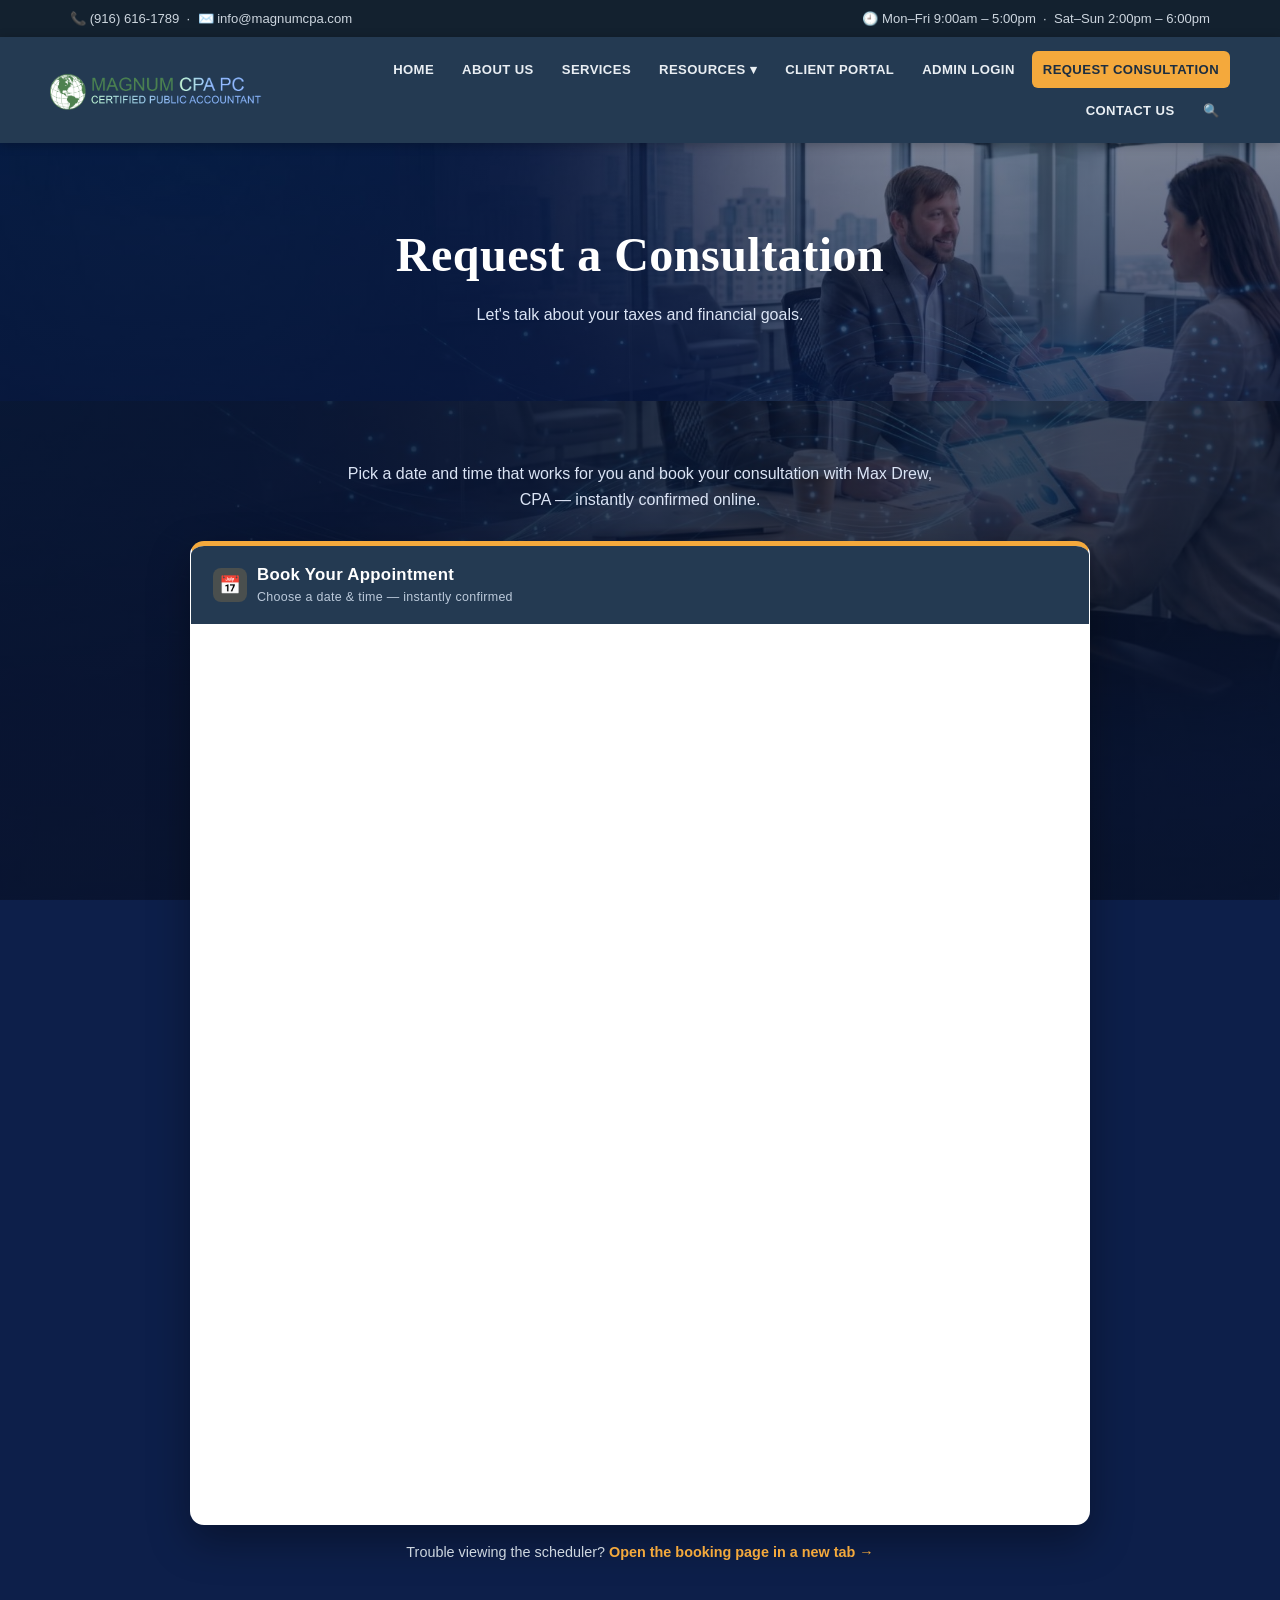
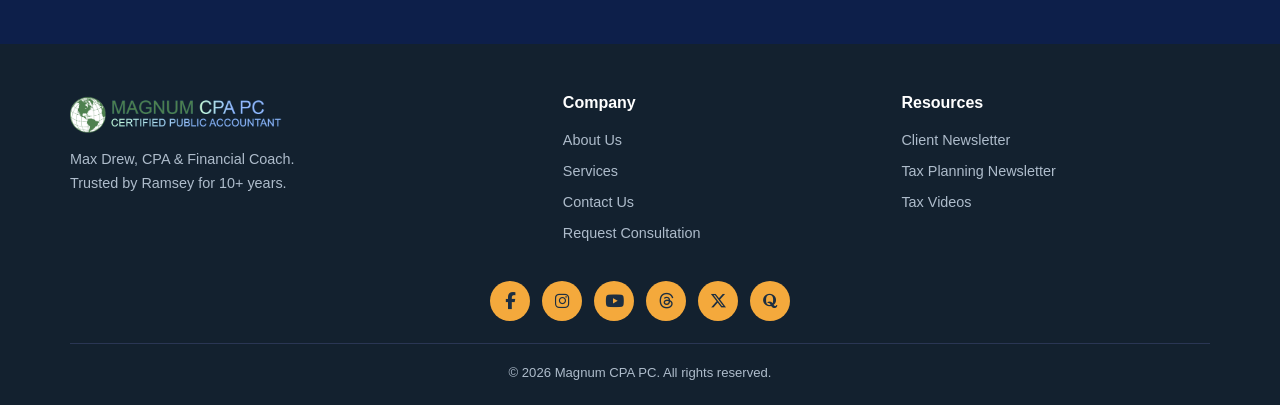
<file: request-consultation.html>
<!DOCTYPE html>
<html lang="en">
<head>
<meta charset="UTF-8">
<meta name="viewport" content="width=device-width, initial-scale=1.0">
<title>Request a Consultation — Magnum CPA PC</title>
<meta name="description" content="Request a free consultation with Magnum CPA PC — Max Drew, CPA. Tax planning, preparation, bookkeeping, and financial coaching.">
<link rel="stylesheet" href="site.css">
<style>
  .form-card{max-width:640px;margin:0 auto;background:#fff;color:var(--text);border-radius:14px;
    padding:30px;box-shadow:0 16px 40px rgba(0,0,0,.3);}
  .form-card .grid2{display:grid;grid-template-columns:1fr 1fr;gap:16px;}
  .fld{margin-bottom:16px;}
  .fld.full{grid-column:1 / -1;}
  .fld label{display:block;font-size:.8rem;font-weight:700;color:var(--navy);margin-bottom:6px;text-transform:uppercase;letter-spacing:.3px;}
  .fld input,.fld select,.fld textarea{width:100%;padding:11px 14px;border:1px solid var(--border);border-radius:8px;font-size:1rem;font-family:inherit;}
  .fld input:focus,.fld select:focus,.fld textarea:focus{outline:2px solid var(--gold);border-color:transparent;}
  .form-intro{text-align:center;color:#dbe4f5;max-width:620px;margin:0 auto 28px;}
  .schedule-embed{max-width:900px;margin:0 auto;background:#fff;border-radius:14px;overflow:hidden;
    box-shadow:0 16px 40px rgba(0,0,0,.35);border:1px solid rgba(255,255,255,.12);border-top:5px solid var(--gold);}
  .sched-head{background:var(--navy);color:#fff;font-weight:700;font-size:1.05rem;letter-spacing:.3px;
    padding:16px 22px;display:flex;align-items:center;gap:10px;}
  .sched-head .ic{width:34px;height:34px;border-radius:8px;background:rgba(244,169,60,.18);color:var(--gold);display:grid;place-items:center;font-size:1.1rem;}
  .sched-head small{display:block;font-weight:400;font-size:.78rem;color:#bccadb;}
  .schedule-embed iframe{display:block;width:100%;border:0;background:#fff;}
  @media(max-width:560px){.form-card .grid2{grid-template-columns:1fr;}}
</style>
</head>
<body>

<div class="topbar">
  <div class="container">
    <span>📞 (916) 616-1789 &nbsp;·&nbsp; ✉️ info@magnumcpa.com</span>
    <span>🕘 Mon–Fri 9:00am – 5:00pm &nbsp;·&nbsp; Sat–Sun 2:00pm – 6:00pm</span>
  </div>
</div>

<header class="site-header">
  <div class="container nav-inner">
    <a href="index.html" class="brand">
      <svg class="globe" viewBox="0 0 100 100" aria-hidden="true">
        <defs><radialGradient id="gO" cx="40%" cy="34%" r="80%"><stop offset="0%" stop-color="#dcf0fb"/><stop offset="58%" stop-color="#a9d6f2"/><stop offset="100%" stop-color="#6db4e0"/></radialGradient><clipPath id="gC"><circle cx="50" cy="50" r="47"/></clipPath></defs>
        <circle cx="50" cy="50" r="47" fill="url(#gO)"/>
        <g clip-path="url(#gC)" fill="none" stroke="#fff" stroke-width="0.8" opacity=".35"><line x1="3" y1="32" x2="97" y2="32"/><line x1="3" y1="50" x2="97" y2="50"/><line x1="3" y1="68" x2="97" y2="68"/><line x1="50" y1="3" x2="50" y2="97"/><ellipse cx="50" cy="50" rx="20" ry="47"/><ellipse cx="50" cy="50" rx="37" ry="47"/></g>
        <g clip-path="url(#gC)"><path d="M28 18 C34 16 44 17 52 20 C60 22 70 24 74 30 C76 34 72 38 70 42 C72 46 70 52 64 56 C62 60 60 60 58 64 C57 68 55 66 54 62 C52 60 50 60 47 64 C44 70 42 78 38 82 C36 84 34 82 35 76 C36 70 34 64 32 58 C30 52 26 48 24 42 C22 36 22 28 25 22 C26 20 27 19 28 18 Z" fill="#5b9a3a" stroke="#467a2c" stroke-width="1"/><path d="M32 58 C30 52 26 48 24 42 C22 36 22 28 25 22" fill="none" stroke="#f4a93c" stroke-width="3.6" stroke-linecap="round"/><circle cx="24.5" cy="43" r="3.6" fill="#e8442b" stroke="#fff" stroke-width="1.3"/></g>
        <circle cx="50" cy="50" r="47" fill="none" stroke="#2f6d96" stroke-width="2"/>
      </svg>
      <span class="brand-text"><b>Magnum <span>CPA PC</span></b><small>CERTIFIED PUBLIC ACCOUNTANT</small></span>
    </a>
    <button class="nav-toggle" id="navToggle" aria-label="Toggle navigation" aria-expanded="false"><span></span><span></span><span></span></button>
    <nav class="main-nav" id="mainNav">
      <ul>
        <li><a href="index.html">Home</a></li>
        <li><a href="about.html">About Us</a></li>
        <li><a href="services.html">Services</a></li>
        <li class="has-sub">
          <a href="#" class="sub-toggle">Resources ▾</a>
          <ul class="submenu">
            <li><a href="client-newsletter.html">Client Newsletter</a></li>
            <li><a href="tax-planning-newsletter.html">Tax Planning Newsletter</a></li>
            <li><a href="tax-videos.html">Tax Videos</a></li>
          </ul>
        </li>
        <li><a href="client-portal.html" target="_blank" rel="noopener">Client Portal</a></li>
        <li><a href="admin-login.html" target="_blank" rel="noopener">Admin Login</a></li>
        <li><a href="request-consultation.html" class="active">Request Consultation</a></li>
        <li><a href="contact.html">Contact Us</a></li>
        <li class="search-li"><a href="#" class="search-btn" aria-label="Search the site">🔍</a></li>
      </ul>
    </nav>
  </div>
</header>

<section class="page-hero"><h1>Request a Consultation</h1><p>Let's talk about your taxes and financial goals.</p></section>

<section class="section">
  <div class="container">
    <p class="form-intro">Pick a date and time that works for you and book your consultation with Max Drew, CPA — instantly confirmed online.</p>
    <div class="schedule-embed">
      <div class="sched-head">
        <span class="ic">📅</span>
        <span>Book Your Appointment<small>Choose a date &amp; time — instantly confirmed</small></span>
      </div>
      <iframe src="https://magnumcpa.as.me/schedule/c78873bb/appointment/7960861?appointmentTypeIds%5B%5D=7960861"
              title="Schedule a consultation with Magnum CPA PC" width="100%" height="900" frameborder="0"></iframe>
    </div>
    <p style="text-align:center;color:#cdd6df;font-size:.9rem;margin-top:16px;">
      Trouble viewing the scheduler? <a href="https://magnumcpa.as.me/schedule/c78873bb/appointment/7960861?appointmentTypeIds%5B%5D=7960861" target="_blank" rel="noopener" style="color:var(--gold);font-weight:700;">Open the booking page in a new tab →</a>
    </p>
  </div>
</section>

<footer>
  <div class="container">
    <div class="foot-grid">
      <div>
        <div class="brand" style="margin-bottom:12px;"><svg class="globe" viewBox="0 0 100 100" aria-hidden="true"><defs><radialGradient id="gOf" cx="40%" cy="34%" r="80%"><stop offset="0%" stop-color="#dcf0fb"/><stop offset="58%" stop-color="#a9d6f2"/><stop offset="100%" stop-color="#6db4e0"/></radialGradient><clipPath id="gCf"><circle cx="50" cy="50" r="47"/></clipPath></defs><circle cx="50" cy="50" r="47" fill="url(#gOf)"/><g clip-path="url(#gCf)"><path d="M28 18 C34 16 44 17 52 20 C60 22 70 24 74 30 C76 34 72 38 70 42 C72 46 70 52 64 56 C62 60 60 60 58 64 C57 68 55 66 54 62 C52 60 50 60 47 64 C44 70 42 78 38 82 C36 84 34 82 35 76 C36 70 34 64 32 58 C30 52 26 48 24 42 C22 36 22 28 25 22 C26 20 27 19 28 18 Z" fill="#5b9a3a"/><circle cx="24.5" cy="43" r="3.6" fill="#e8442b" stroke="#fff" stroke-width="1.3"/></g><circle cx="50" cy="50" r="47" fill="none" stroke="#2f6d96" stroke-width="2"/></svg><span class="brand-text"><b>Magnum <span>CPA PC</span></b><small>CERTIFIED PUBLIC ACCOUNTANT</small></span></div>
        <p style="font-size:.9rem;">Max Drew, CPA &amp; Financial Coach.<br>Trusted by Ramsey for 10+ years.</p>
      </div>
      <div><h4>Company</h4><ul><li><a href="about.html">About Us</a></li><li><a href="services.html">Services</a></li><li><a href="contact.html">Contact Us</a></li><li><a href="request-consultation.html">Request Consultation</a></li></ul></div>
      <div><h4>Resources</h4><ul><li><a href="client-newsletter.html">Client Newsletter</a></li><li><a href="tax-planning-newsletter.html">Tax Planning Newsletter</a></li><li><a href="tax-videos.html">Tax Videos</a></li></ul></div>
    </div>
    <div class="foot-copy">© <span id="year"></span> Magnum CPA PC. All rights reserved.</div>
  </div>
</footer>

<script src="site.js"></script>
<script src="search.js"></script>
<script src="https://embed.acuityscheduling.com/js/embed.js" type="text/javascript"></script>
</body>
</html>
</file>
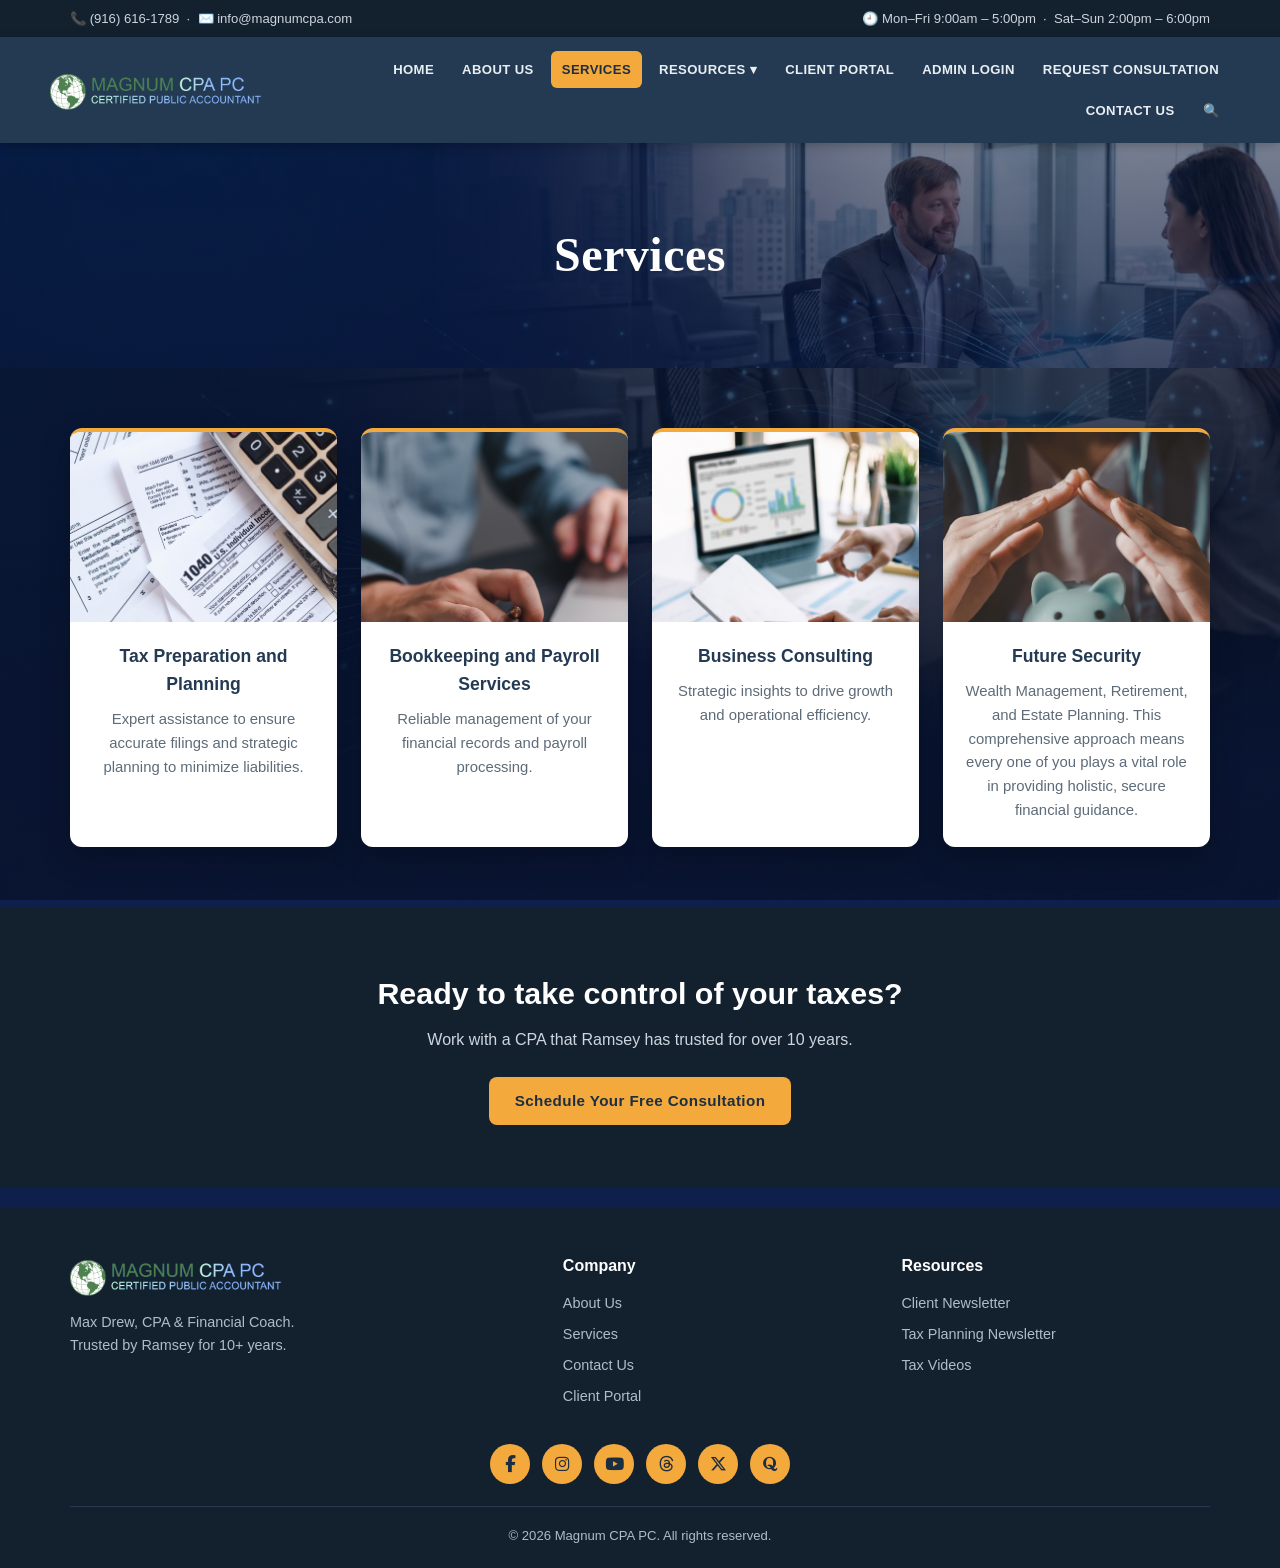
<file: services.html>
<!DOCTYPE html>
<html lang="en">
<head>
<meta charset="UTF-8">
<meta name="viewport" content="width=device-width, initial-scale=1.0">
<title>Services — Magnum CPA PC</title>
<meta name="description" content="Magnum CPA PC services: tax preparation and planning, bookkeeping and payroll, business consulting, and future security.">
<link rel="stylesheet" href="site.css">
</head>
<body>

<!-- top bar -->
<div class="topbar">
  <div class="container">
    <span>📞 (916) 616-1789 &nbsp;·&nbsp; ✉️ info@magnumcpa.com</span>
    <span>🕘 Mon–Fri 9:00am – 5:00pm &nbsp;·&nbsp; Sat–Sun 2:00pm – 6:00pm</span>
  </div>
</div>

<!-- header -->
<header class="site-header">
  <div class="container nav-inner">
    <a href="index.html" class="brand">
      <svg class="globe" viewBox="0 0 100 100" aria-hidden="true">
        <defs><radialGradient id="gO" cx="40%" cy="34%" r="80%"><stop offset="0%" stop-color="#dcf0fb"/><stop offset="58%" stop-color="#a9d6f2"/><stop offset="100%" stop-color="#6db4e0"/></radialGradient><clipPath id="gC"><circle cx="50" cy="50" r="47"/></clipPath></defs>
        <circle cx="50" cy="50" r="47" fill="url(#gO)"/>
        <g clip-path="url(#gC)" fill="none" stroke="#fff" stroke-width="0.8" opacity=".35"><line x1="3" y1="32" x2="97" y2="32"/><line x1="3" y1="50" x2="97" y2="50"/><line x1="3" y1="68" x2="97" y2="68"/><line x1="50" y1="3" x2="50" y2="97"/><ellipse cx="50" cy="50" rx="20" ry="47"/><ellipse cx="50" cy="50" rx="37" ry="47"/></g>
        <g clip-path="url(#gC)"><path d="M28 18 C34 16 44 17 52 20 C60 22 70 24 74 30 C76 34 72 38 70 42 C72 46 70 52 64 56 C62 60 60 60 58 64 C57 68 55 66 54 62 C52 60 50 60 47 64 C44 70 42 78 38 82 C36 84 34 82 35 76 C36 70 34 64 32 58 C30 52 26 48 24 42 C22 36 22 28 25 22 C26 20 27 19 28 18 Z" fill="#5b9a3a" stroke="#467a2c" stroke-width="1"/><path d="M32 58 C30 52 26 48 24 42 C22 36 22 28 25 22" fill="none" stroke="#f4a93c" stroke-width="3.6" stroke-linecap="round"/><circle cx="24.5" cy="43" r="3.6" fill="#e8442b" stroke="#fff" stroke-width="1.3"/></g>
        <circle cx="50" cy="50" r="47" fill="none" stroke="#2f6d96" stroke-width="2"/>
      </svg>
      <span class="brand-text"><b>Magnum <span>CPA PC</span></b><small>CERTIFIED PUBLIC ACCOUNTANT</small></span>
    </a>
    <button class="nav-toggle" id="navToggle" aria-label="Toggle navigation" aria-expanded="false"><span></span><span></span><span></span></button>
    <nav class="main-nav" id="mainNav">
      <ul>
        <li><a href="index.html">Home</a></li>
        <li><a href="about.html">About Us</a></li>
        <li><a href="services.html" class="active">Services</a></li>
        <li class="has-sub">
          <a href="#" class="sub-toggle">Resources ▾</a>
          <ul class="submenu">
            <li><a href="client-newsletter.html">Client Newsletter</a></li>
            <li><a href="tax-planning-newsletter.html">Tax Planning Newsletter</a></li>
            <li><a href="tax-videos.html">Tax Videos</a></li>
          </ul>
        </li>
        <li><a href="client-portal.html" target="_blank" rel="noopener">Client Portal</a></li>
        <li><a href="admin-login.html" target="_blank" rel="noopener">Admin Login</a></li>
        <li><a href="request-consultation.html">Request Consultation</a></li>
        <li><a href="contact.html">Contact Us</a></li>
        <li class="search-li"><a href="#" class="search-btn" aria-label="Search the site">🔍</a></li>
      </ul>
    </nav>
  </div>
</header>

<!-- banner -->
<section class="page-hero"><h1>Services</h1></section>

<!-- services -->
<section class="section">
  <div class="container">
    <div class="svc-grid">
      <div class="svc-card">
        <div class="svc-img"><img src="images/Tax.png" alt="Tax Preparation and Planning"></div>
        <h3>Tax Preparation and Planning</h3>
        <p>Expert assistance to ensure accurate filings and strategic planning to minimize liabilities.</p>
      </div>
      <div class="svc-card">
        <div class="svc-img"><img src="images/BK%20%26%20Payroll.png" alt="Bookkeeping and Payroll Services"></div>
        <h3>Bookkeeping and Payroll Services</h3>
        <p>Reliable management of your financial records and payroll processing.</p>
      </div>
      <div class="svc-card">
        <div class="svc-img"><img src="images/Consulting.png" alt="Business Consulting"></div>
        <h3>Business Consulting</h3>
        <p>Strategic insights to drive growth and operational efficiency.</p>
      </div>
      <div class="svc-card">
        <div class="svc-img"><img src="images/Security.png" alt="Future Security"></div>
        <h3>Future Security</h3>
        <p>Wealth Management, Retirement, and Estate Planning. This comprehensive approach means every one of you plays a vital role in providing holistic, secure financial guidance.</p>
      </div>
    </div>
  </div>
</section>

<!-- ===== CTA band (Ready to take control) ===== -->
<section class="cta-band">
  <div class="container">
    <h2>Ready to take control of your taxes?</h2>
    <p>Work with a CPA that Ramsey has trusted for over 10 years.</p>
    <a href="contact.html" class="btn">Schedule Your Free Consultation</a>
  </div>
</section>

<!-- footer -->
<footer>
  <div class="container">
    <div class="foot-grid">
      <div>
        <div class="brand" style="margin-bottom:12px;">
          <svg class="globe" viewBox="0 0 100 100" aria-hidden="true"><defs><radialGradient id="gOf" cx="40%" cy="34%" r="80%"><stop offset="0%" stop-color="#dcf0fb"/><stop offset="58%" stop-color="#a9d6f2"/><stop offset="100%" stop-color="#6db4e0"/></radialGradient><clipPath id="gCf"><circle cx="50" cy="50" r="47"/></clipPath></defs><circle cx="50" cy="50" r="47" fill="url(#gOf)"/><g clip-path="url(#gCf)"><path d="M28 18 C34 16 44 17 52 20 C60 22 70 24 74 30 C76 34 72 38 70 42 C72 46 70 52 64 56 C62 60 60 60 58 64 C57 68 55 66 54 62 C52 60 50 60 47 64 C44 70 42 78 38 82 C36 84 34 82 35 76 C36 70 34 64 32 58 C30 52 26 48 24 42 C22 36 22 28 25 22 C26 20 27 19 28 18 Z" fill="#5b9a3a"/><circle cx="24.5" cy="43" r="3.6" fill="#e8442b" stroke="#fff" stroke-width="1.3"/></g><circle cx="50" cy="50" r="47" fill="none" stroke="#2f6d96" stroke-width="2"/></svg>
          <span class="brand-text"><b>Magnum <span>CPA PC</span></b><small>CERTIFIED PUBLIC ACCOUNTANT</small></span>
        </div>
        <p style="font-size:.9rem;">Max Drew, CPA &amp; Financial Coach.<br>Trusted by Ramsey for 10+ years.</p>
      </div>
      <div><h4>Company</h4><ul><li><a href="about.html">About Us</a></li><li><a href="services.html">Services</a></li><li><a href="contact.html">Contact Us</a></li><li><a href="client-portal.html" target="_blank" rel="noopener">Client Portal</a></li></ul></div>
      <div><h4>Resources</h4><ul><li><a href="client-newsletter.html">Client Newsletter</a></li><li><a href="tax-planning-newsletter.html">Tax Planning Newsletter</a></li><li><a href="tax-videos.html">Tax Videos</a></li></ul></div>
    </div>
    <div class="foot-copy">© <span id="year"></span> Magnum CPA PC. All rights reserved.</div>
  </div>
</footer>

<script src="site.js"></script>
<script src="search.js"></script>
</body>
</html>
</file>
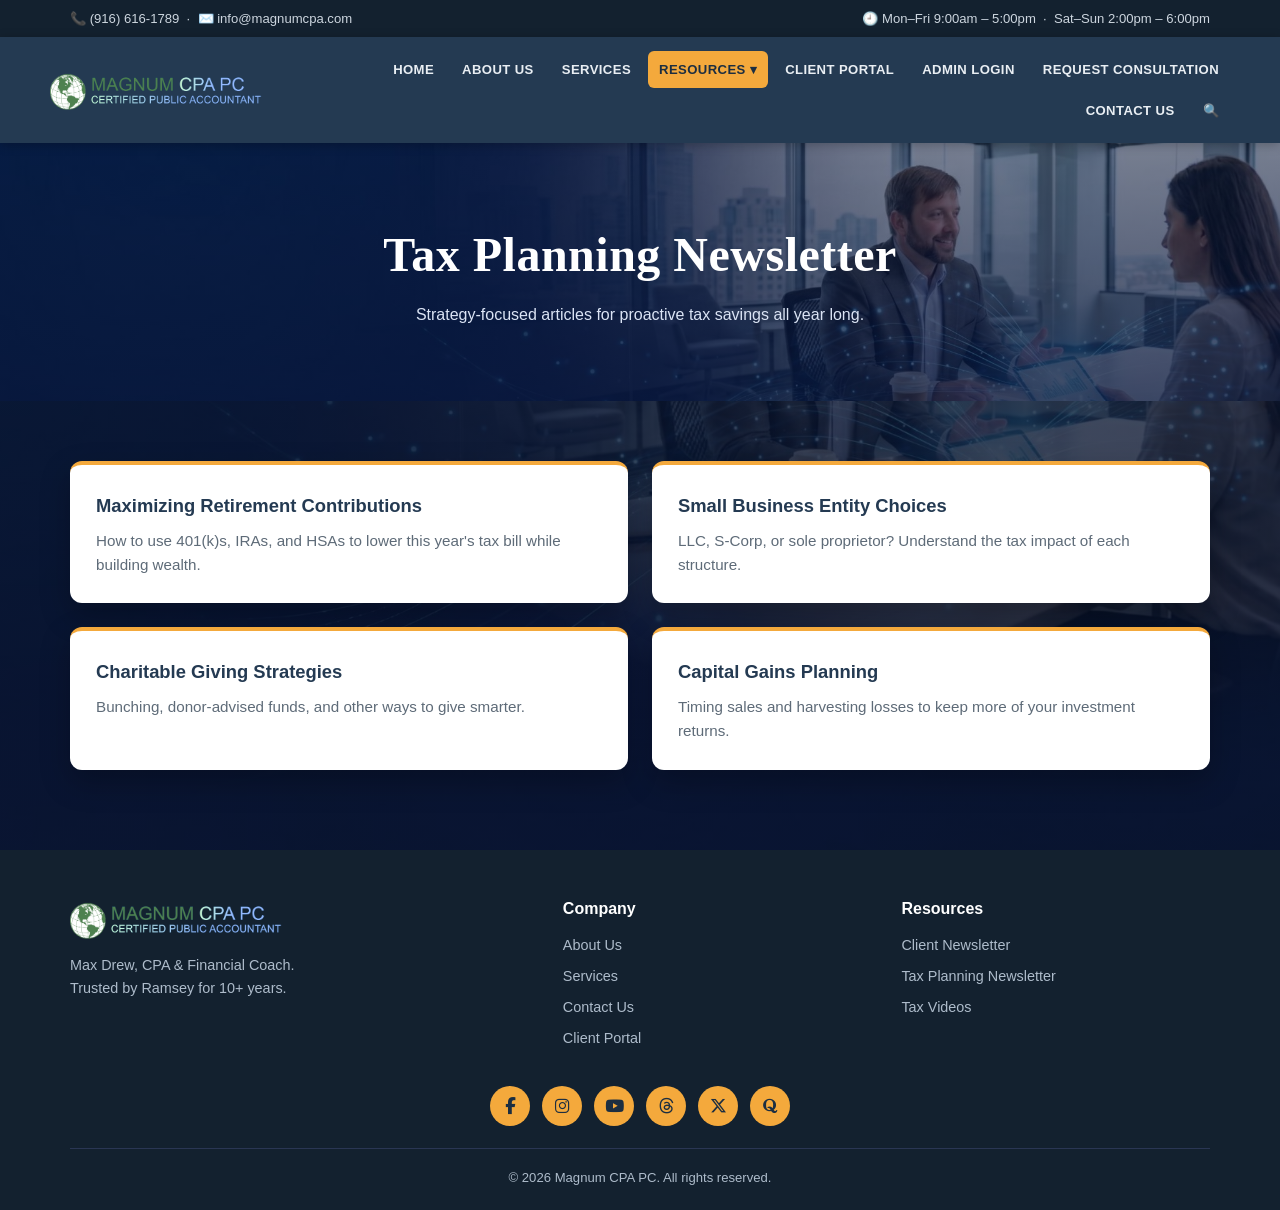
<file: tax-planning-newsletter.html>
<!DOCTYPE html>
<html lang="en">
<head>
<meta charset="UTF-8">
<meta name="viewport" content="width=device-width, initial-scale=1.0">
<title>Tax Planning Newsletter — Magnum CPA PC</title>
<link rel="stylesheet" href="site.css">
<style>
  .art-grid{display:grid;grid-template-columns:repeat(2,1fr);gap:24px;}
  .art-card{background:#fff;color:var(--text);border-radius:12px;padding:26px;box-shadow:0 12px 30px rgba(0,0,0,.25);border-top:4px solid var(--gold);}
  .art-card h3{color:var(--navy);font-size:1.15rem;margin-bottom:8px;}
  .art-card p{color:var(--muted);font-size:.95rem;}
  @media(max-width:860px){.art-grid{grid-template-columns:1fr;}}
</style>
</head>
<body>
<div class="topbar"><div class="container"><span>📞 (916) 616-1789 &nbsp;·&nbsp; ✉️ info@magnumcpa.com</span><span>🕘 Mon–Fri 9:00am – 5:00pm &nbsp;·&nbsp; Sat–Sun 2:00pm – 6:00pm</span></div></div>
<header class="site-header">
  <div class="container nav-inner">
    <a href="index.html" class="brand">
      <svg class="globe" viewBox="0 0 100 100" aria-hidden="true"><defs><radialGradient id="gO" cx="40%" cy="34%" r="80%"><stop offset="0%" stop-color="#dcf0fb"/><stop offset="58%" stop-color="#a9d6f2"/><stop offset="100%" stop-color="#6db4e0"/></radialGradient><clipPath id="gC"><circle cx="50" cy="50" r="47"/></clipPath></defs><circle cx="50" cy="50" r="47" fill="url(#gO)"/><g clip-path="url(#gC)" fill="none" stroke="#fff" stroke-width="0.8" opacity=".35"><line x1="3" y1="32" x2="97" y2="32"/><line x1="3" y1="50" x2="97" y2="50"/><line x1="3" y1="68" x2="97" y2="68"/><line x1="50" y1="3" x2="50" y2="97"/><ellipse cx="50" cy="50" rx="20" ry="47"/><ellipse cx="50" cy="50" rx="37" ry="47"/></g><g clip-path="url(#gC)"><path d="M28 18 C34 16 44 17 52 20 C60 22 70 24 74 30 C76 34 72 38 70 42 C72 46 70 52 64 56 C62 60 60 60 58 64 C57 68 55 66 54 62 C52 60 50 60 47 64 C44 70 42 78 38 82 C36 84 34 82 35 76 C36 70 34 64 32 58 C30 52 26 48 24 42 C22 36 22 28 25 22 C26 20 27 19 28 18 Z" fill="#5b9a3a" stroke="#467a2c" stroke-width="1"/><path d="M32 58 C30 52 26 48 24 42 C22 36 22 28 25 22" fill="none" stroke="#f4a93c" stroke-width="3.6" stroke-linecap="round"/><circle cx="24.5" cy="43" r="3.6" fill="#e8442b" stroke="#fff" stroke-width="1.3"/></g><circle cx="50" cy="50" r="47" fill="none" stroke="#2f6d96" stroke-width="2"/></svg>
      <span class="brand-text"><b>Magnum <span>CPA PC</span></b><small>CERTIFIED PUBLIC ACCOUNTANT</small></span>
    </a>
    <button class="nav-toggle" id="navToggle" aria-label="Toggle navigation" aria-expanded="false"><span></span><span></span><span></span></button>
    <nav class="main-nav" id="mainNav">
      <ul>
        <li><a href="index.html">Home</a></li>
        <li><a href="about.html">About Us</a></li>
        <li><a href="services.html">Services</a></li>
        <li class="has-sub">
          <a href="#" class="sub-toggle active">Resources ▾</a>
          <ul class="submenu">
            <li><a href="client-newsletter.html">Client Newsletter</a></li>
            <li><a href="tax-planning-newsletter.html">Tax Planning Newsletter</a></li>
            <li><a href="tax-videos.html">Tax Videos</a></li>
          </ul>
        </li>
        <li><a href="client-portal.html" target="_blank" rel="noopener">Client Portal</a></li>
        <li><a href="admin-login.html" target="_blank" rel="noopener">Admin Login</a></li>
        <li><a href="request-consultation.html">Request Consultation</a></li>
        <li><a href="contact.html">Contact Us</a></li>
        <li class="search-li"><a href="#" class="search-btn" aria-label="Search the site">🔍</a></li>
      </ul>
    </nav>
  </div>
</header>

<section class="page-hero"><h1>Tax Planning Newsletter</h1><p>Strategy-focused articles for proactive tax savings all year long.</p></section>

<section class="section">
  <div class="container">
    <div class="art-grid">
      <div class="art-card"><h3>Maximizing Retirement Contributions</h3><p>How to use 401(k)s, IRAs, and HSAs to lower this year's tax bill while building wealth.</p></div>
      <div class="art-card"><h3>Small Business Entity Choices</h3><p>LLC, S-Corp, or sole proprietor? Understand the tax impact of each structure.</p></div>
      <div class="art-card"><h3>Charitable Giving Strategies</h3><p>Bunching, donor-advised funds, and other ways to give smarter.</p></div>
      <div class="art-card"><h3>Capital Gains Planning</h3><p>Timing sales and harvesting losses to keep more of your investment returns.</p></div>
    </div>
  </div>
</section>

<footer>
  <div class="container">
    <div class="foot-grid">
      <div>
        <div class="brand" style="margin-bottom:12px;"><svg class="globe" viewBox="0 0 100 100" aria-hidden="true"><defs><radialGradient id="gOf" cx="40%" cy="34%" r="80%"><stop offset="0%" stop-color="#dcf0fb"/><stop offset="58%" stop-color="#a9d6f2"/><stop offset="100%" stop-color="#6db4e0"/></radialGradient><clipPath id="gCf"><circle cx="50" cy="50" r="47"/></clipPath></defs><circle cx="50" cy="50" r="47" fill="url(#gOf)"/><g clip-path="url(#gCf)"><path d="M28 18 C34 16 44 17 52 20 C60 22 70 24 74 30 C76 34 72 38 70 42 C72 46 70 52 64 56 C62 60 60 60 58 64 C57 68 55 66 54 62 C52 60 50 60 47 64 C44 70 42 78 38 82 C36 84 34 82 35 76 C36 70 34 64 32 58 C30 52 26 48 24 42 C22 36 22 28 25 22 C26 20 27 19 28 18 Z" fill="#5b9a3a"/><circle cx="24.5" cy="43" r="3.6" fill="#e8442b" stroke="#fff" stroke-width="1.3"/></g><circle cx="50" cy="50" r="47" fill="none" stroke="#2f6d96" stroke-width="2"/></svg><span class="brand-text"><b>Magnum <span>CPA PC</span></b><small>CERTIFIED PUBLIC ACCOUNTANT</small></span></div>
        <p style="font-size:.9rem;">Max Drew, CPA &amp; Financial Coach.<br>Trusted by Ramsey for 10+ years.</p>
      </div>
      <div><h4>Company</h4><ul><li><a href="about.html">About Us</a></li><li><a href="services.html">Services</a></li><li><a href="contact.html">Contact Us</a></li><li><a href="client-portal.html" target="_blank" rel="noopener">Client Portal</a></li></ul></div>
      <div><h4>Resources</h4><ul><li><a href="client-newsletter.html">Client Newsletter</a></li><li><a href="tax-planning-newsletter.html">Tax Planning Newsletter</a></li><li><a href="tax-videos.html">Tax Videos</a></li></ul></div>
    </div>
    <div class="foot-copy">© <span id="year"></span> Magnum CPA PC. All rights reserved.</div>
  </div>
</footer>
<script src="site.js"></script>
<script src="search.js"></script>
</body>
</html>
</file>
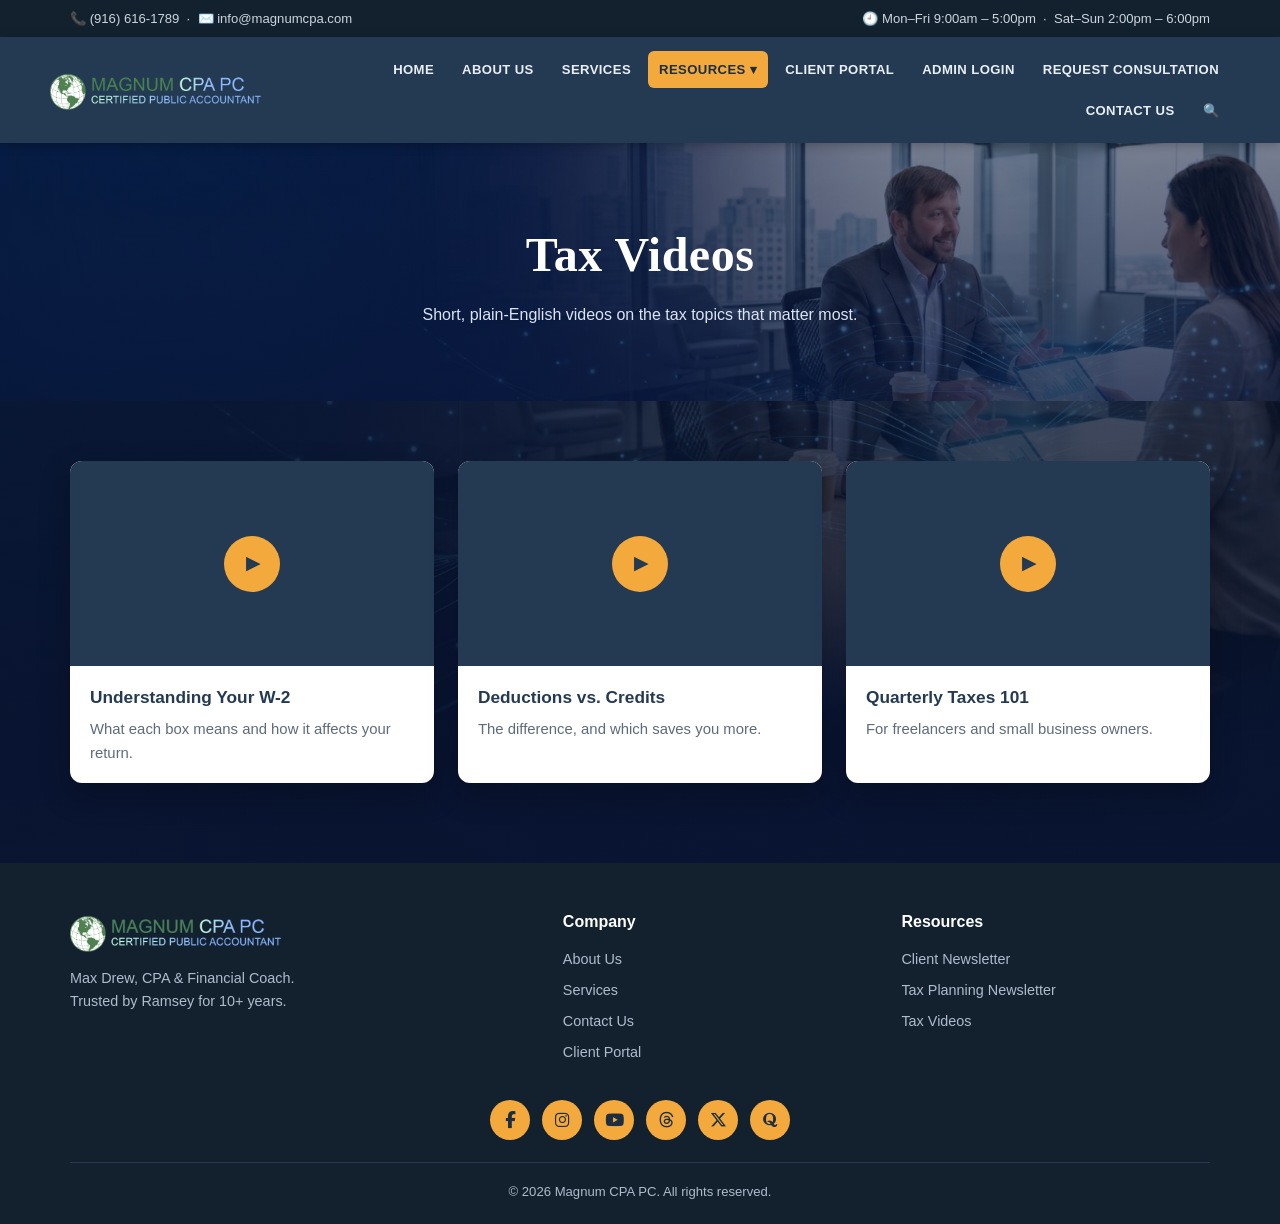
<file: tax-videos.html>
<!DOCTYPE html>
<html lang="en">
<head>
<meta charset="UTF-8">
<meta name="viewport" content="width=device-width, initial-scale=1.0">
<title>Tax Videos — Magnum CPA PC</title>
<link rel="stylesheet" href="site.css">
<style>
  .vid-grid{display:grid;grid-template-columns:repeat(3,1fr);gap:24px;}
  .vid-card{background:#fff;color:var(--text);border-radius:12px;overflow:hidden;box-shadow:0 12px 30px rgba(0,0,0,.25);}
  .vid-thumb{aspect-ratio:16/9;background:var(--navy);display:grid;place-items:center;}
  .vid-thumb .play{width:56px;height:56px;border-radius:50%;background:var(--gold);display:grid;place-items:center;color:var(--navy);font-size:1.2rem;}
  .vid-thumb .play:after{content:"▶";margin-left:3px;}
  .vid-card .body{padding:18px 20px;}
  .vid-card h3{color:var(--navy);font-size:1.08rem;margin-bottom:6px;}
  .vid-card p{color:var(--muted);font-size:.93rem;}
  @media(max-width:860px){.vid-grid{grid-template-columns:1fr;}}
</style>
</head>
<body>
<div class="topbar"><div class="container"><span>📞 (916) 616-1789 &nbsp;·&nbsp; ✉️ info@magnumcpa.com</span><span>🕘 Mon–Fri 9:00am – 5:00pm &nbsp;·&nbsp; Sat–Sun 2:00pm – 6:00pm</span></div></div>
<header class="site-header">
  <div class="container nav-inner">
    <a href="index.html" class="brand">
      <svg class="globe" viewBox="0 0 100 100" aria-hidden="true"><defs><radialGradient id="gO" cx="40%" cy="34%" r="80%"><stop offset="0%" stop-color="#dcf0fb"/><stop offset="58%" stop-color="#a9d6f2"/><stop offset="100%" stop-color="#6db4e0"/></radialGradient><clipPath id="gC"><circle cx="50" cy="50" r="47"/></clipPath></defs><circle cx="50" cy="50" r="47" fill="url(#gO)"/><g clip-path="url(#gC)" fill="none" stroke="#fff" stroke-width="0.8" opacity=".35"><line x1="3" y1="32" x2="97" y2="32"/><line x1="3" y1="50" x2="97" y2="50"/><line x1="3" y1="68" x2="97" y2="68"/><line x1="50" y1="3" x2="50" y2="97"/><ellipse cx="50" cy="50" rx="20" ry="47"/><ellipse cx="50" cy="50" rx="37" ry="47"/></g><g clip-path="url(#gC)"><path d="M28 18 C34 16 44 17 52 20 C60 22 70 24 74 30 C76 34 72 38 70 42 C72 46 70 52 64 56 C62 60 60 60 58 64 C57 68 55 66 54 62 C52 60 50 60 47 64 C44 70 42 78 38 82 C36 84 34 82 35 76 C36 70 34 64 32 58 C30 52 26 48 24 42 C22 36 22 28 25 22 C26 20 27 19 28 18 Z" fill="#5b9a3a" stroke="#467a2c" stroke-width="1"/><path d="M32 58 C30 52 26 48 24 42 C22 36 22 28 25 22" fill="none" stroke="#f4a93c" stroke-width="3.6" stroke-linecap="round"/><circle cx="24.5" cy="43" r="3.6" fill="#e8442b" stroke="#fff" stroke-width="1.3"/></g><circle cx="50" cy="50" r="47" fill="none" stroke="#2f6d96" stroke-width="2"/></svg>
      <span class="brand-text"><b>Magnum <span>CPA PC</span></b><small>CERTIFIED PUBLIC ACCOUNTANT</small></span>
    </a>
    <button class="nav-toggle" id="navToggle" aria-label="Toggle navigation" aria-expanded="false"><span></span><span></span><span></span></button>
    <nav class="main-nav" id="mainNav">
      <ul>
        <li><a href="index.html">Home</a></li>
        <li><a href="about.html">About Us</a></li>
        <li><a href="services.html">Services</a></li>
        <li class="has-sub">
          <a href="#" class="sub-toggle active">Resources ▾</a>
          <ul class="submenu">
            <li><a href="client-newsletter.html">Client Newsletter</a></li>
            <li><a href="tax-planning-newsletter.html">Tax Planning Newsletter</a></li>
            <li><a href="tax-videos.html">Tax Videos</a></li>
          </ul>
        </li>
        <li><a href="client-portal.html" target="_blank" rel="noopener">Client Portal</a></li>
        <li><a href="admin-login.html" target="_blank" rel="noopener">Admin Login</a></li>
        <li><a href="request-consultation.html">Request Consultation</a></li>
        <li><a href="contact.html">Contact Us</a></li>
        <li class="search-li"><a href="#" class="search-btn" aria-label="Search the site">🔍</a></li>
      </ul>
    </nav>
  </div>
</header>

<section class="page-hero"><h1>Tax Videos</h1><p>Short, plain-English videos on the tax topics that matter most.</p></section>

<section class="section">
  <div class="container">
    <div class="vid-grid">
      <div class="vid-card"><div class="vid-thumb"><div class="play"></div></div><div class="body"><h3>Understanding Your W-2</h3><p>What each box means and how it affects your return.</p></div></div>
      <div class="vid-card"><div class="vid-thumb"><div class="play"></div></div><div class="body"><h3>Deductions vs. Credits</h3><p>The difference, and which saves you more.</p></div></div>
      <div class="vid-card"><div class="vid-thumb"><div class="play"></div></div><div class="body"><h3>Quarterly Taxes 101</h3><p>For freelancers and small business owners.</p></div></div>
    </div>
  </div>
</section>

<footer>
  <div class="container">
    <div class="foot-grid">
      <div>
        <div class="brand" style="margin-bottom:12px;"><svg class="globe" viewBox="0 0 100 100" aria-hidden="true"><defs><radialGradient id="gOf" cx="40%" cy="34%" r="80%"><stop offset="0%" stop-color="#dcf0fb"/><stop offset="58%" stop-color="#a9d6f2"/><stop offset="100%" stop-color="#6db4e0"/></radialGradient><clipPath id="gCf"><circle cx="50" cy="50" r="47"/></clipPath></defs><circle cx="50" cy="50" r="47" fill="url(#gOf)"/><g clip-path="url(#gCf)"><path d="M28 18 C34 16 44 17 52 20 C60 22 70 24 74 30 C76 34 72 38 70 42 C72 46 70 52 64 56 C62 60 60 60 58 64 C57 68 55 66 54 62 C52 60 50 60 47 64 C44 70 42 78 38 82 C36 84 34 82 35 76 C36 70 34 64 32 58 C30 52 26 48 24 42 C22 36 22 28 25 22 C26 20 27 19 28 18 Z" fill="#5b9a3a"/><circle cx="24.5" cy="43" r="3.6" fill="#e8442b" stroke="#fff" stroke-width="1.3"/></g><circle cx="50" cy="50" r="47" fill="none" stroke="#2f6d96" stroke-width="2"/></svg><span class="brand-text"><b>Magnum <span>CPA PC</span></b><small>CERTIFIED PUBLIC ACCOUNTANT</small></span></div>
        <p style="font-size:.9rem;">Max Drew, CPA &amp; Financial Coach.<br>Trusted by Ramsey for 10+ years.</p>
      </div>
      <div><h4>Company</h4><ul><li><a href="about.html">About Us</a></li><li><a href="services.html">Services</a></li><li><a href="contact.html">Contact Us</a></li><li><a href="client-portal.html" target="_blank" rel="noopener">Client Portal</a></li></ul></div>
      <div><h4>Resources</h4><ul><li><a href="client-newsletter.html">Client Newsletter</a></li><li><a href="tax-planning-newsletter.html">Tax Planning Newsletter</a></li><li><a href="tax-videos.html">Tax Videos</a></li></ul></div>
    </div>
    <div class="foot-copy">© <span id="year"></span> Magnum CPA PC. All rights reserved.</div>
  </div>
</footer>
<script src="site.js"></script>
<script src="search.js"></script>
</body>
</html>
</file>
<file: site.css>
/* ===== Magnum CPA — shared styles for subpages ===== */
:root{
  --navy:#243a52;--navy-dark:#1c2e41;--navy-3:#13212f;
  --gold:#f4a93c;--green:#7fae3a;--blue:#2f9fd6;
  --text:#2b2b2b;--muted:#5e6b78;--border:#e2e7ec;--radius:10px;--maxw:1180px;
}
*{box-sizing:border-box;margin:0;padding:0;}
html{scroll-behavior:smooth;}
body{
  font-family:-apple-system,BlinkMacSystemFont,"Segoe UI",Roboto,Helvetica,Arial,sans-serif;
  color:#eef2f7;line-height:1.6;-webkit-font-smoothing:antialiased;min-height:100vh;
  background:linear-gradient(rgba(9,20,46,.74),rgba(9,20,46,.82)),url('images/hero-bg.jpg');
  background-size:cover;background-position:right 28%;background-attachment:fixed;background-color:#0d1f4a;
}
img{max-width:100%;height:auto;display:block;}
a{color:inherit;text-decoration:none;}
.container{max-width:var(--maxw);margin:0 auto;padding:0 20px;}
.globe{width:40px;height:40px;flex:none;display:block;}

/* top bar */
.topbar{background:var(--navy-3);color:#cdd6df;font-size:.82rem;}
.topbar .container{display:flex;flex-wrap:wrap;gap:8px 22px;align-items:center;justify-content:space-between;padding:8px 20px;}

/* header / nav */
header.site-header{background:var(--navy);position:sticky;top:0;z-index:50;box-shadow:0 2px 10px rgba(0,0,0,.25);}
.nav-inner{display:flex;align-items:center;justify-content:space-between;padding:14px 0;gap:16px;}
.brand{display:flex;align-items:center;gap:12px;color:#fff;}
.brand .brand-text b{font-size:1.15rem;color:var(--green);font-weight:700;}
.brand .brand-text b span{color:#e9eef3;font-weight:600;}
.brand .brand-text small{display:block;font-size:.68rem;letter-spacing:.5px;color:#aebccb;}
/* logo image replaces the old svg + text */
.brand .globe,.brand .brand-text{display:none;}
.brand::before{content:"";display:block;width:230px;height:46px;background:url('images/MAGNUM%20CPA%20LOGO.png') left center/contain no-repeat;}
.nav-toggle{display:none;background:transparent;border:0;cursor:pointer;padding:8px;border-radius:6px;}
.nav-toggle span{display:block;width:24px;height:2px;background:#fff;margin:5px 0;transition:.3s;}
nav.main-nav > ul{list-style:none;display:flex;flex-wrap:wrap;gap:4px 6px;justify-content:flex-end;align-items:center;}
nav.main-nav a{color:#e9eef3;font-size:.82rem;font-weight:600;letter-spacing:.4px;padding:8px 11px;border-radius:6px;
  text-transform:uppercase;transition:background .2s,color .2s;white-space:nowrap;display:inline-block;}
nav.main-nav a:hover,nav.main-nav a.active{background:var(--gold);color:var(--navy-dark);}

/* dropdown */
.has-sub{position:relative;}
.submenu{position:absolute;top:100%;left:0;min-width:230px;background:var(--navy-dark);border-radius:8px;
  box-shadow:0 12px 30px rgba(0,0,0,.35);padding:6px;display:none;flex-direction:column;gap:2px;z-index:60;list-style:none;}
.has-sub:hover .submenu{display:flex;}
.submenu li{width:100%;}
.submenu a{display:block;text-align:left;border-radius:5px;}

/* page banner */
.page-hero{position:relative;background:url('images/hero-bg.jpg') right 28%/cover no-repeat;color:#fff;
  text-align:center;padding:74px 20px;overflow:hidden;}
.page-hero::before{content:"";position:absolute;inset:0;background:linear-gradient(180deg,rgba(8,22,58,.55),rgba(8,22,58,.78));}
.page-hero h1{position:relative;z-index:2;font-family:Georgia,'Times New Roman',serif;font-size:3rem;font-weight:700;letter-spacing:.5px;}
.page-hero p{position:relative;z-index:2;color:#dbe4f5;margin-top:8px;}

/* sections */
.section{padding:60px 0;}
.section-head{text-align:center;max-width:760px;margin:0 auto 40px;}
.section-head .kicker{color:var(--gold);font-weight:700;letter-spacing:2px;text-transform:uppercase;font-size:.78rem;}
.section-head h2{font-size:2rem;color:#fff;margin:8px 0 10px;}
.section-head p{color:#c7d2e2;}

/* generic card */
.panel{background:#fff;color:var(--text);border-radius:14px;box-shadow:0 14px 40px rgba(0,0,0,.28);}

/* services */
.svc-grid{display:grid;grid-template-columns:repeat(4,1fr);gap:24px;}
.svc-card{background:#fff;color:var(--text);border-radius:12px;padding:0 0 24px;overflow:hidden;
  box-shadow:0 12px 30px rgba(0,0,0,.25);border-top:4px solid var(--gold);transition:transform .2s,box-shadow .2s;}
.svc-card:hover{transform:translateY(-5px);box-shadow:0 18px 40px rgba(0,0,0,.35);}
.svc-img{height:190px;background:#eef1f5;display:grid;place-items:center;color:var(--navy);font-size:2.6rem;overflow:hidden;}
.svc-img img{width:100%;height:100%;object-fit:cover;display:block;}
.svc-card h3{color:var(--navy);font-size:1.1rem;text-align:center;margin:20px 18px 10px;}
.svc-card p{color:var(--muted);font-size:.93rem;text-align:center;margin:0 20px;}

/* about */
.about-intro{display:grid;grid-template-columns:0.9fr 1.1fr;gap:40px;align-items:center;}
.about-intro img{border-radius:14px;box-shadow:0 16px 40px rgba(0,0,0,.4);width:100%;}
.about-intro .txt p{color:#dbe4f5;font-size:1.08rem;margin-bottom:16px;}
.about-intro .txt .firm{font-size:1.15rem;color:#fff;}
.adv-grid{display:grid;grid-template-columns:repeat(3,1fr);gap:26px;margin-top:10px;}
.adv-card{background:#fff;color:var(--text);border-radius:14px;padding:26px;text-align:center;box-shadow:0 12px 30px rgba(0,0,0,.25);}
.adv-card .badge-img{height:120px;display:grid;place-items:center;margin-bottom:16px;}
.adv-card .badge-img img{max-height:120px;width:auto;}
.adv-card h3{color:var(--navy);font-size:1.15rem;margin-bottom:10px;}
.adv-card p{color:var(--muted);font-size:.95rem;}

/* contact */
.contact-wrap{display:grid;grid-template-columns:auto 1fr;gap:30px;align-items:center;}
.contact-photo{max-width:380px;border-radius:6px;}
.contact-info .line{font-size:1.15rem;color:#eef2f7;margin-bottom:18px;}
.contact-info .line b{color:#fff;}
.find{margin-top:46px;display:grid;grid-template-columns:1fr 1fr;gap:30px;align-items:start;}
.find h3{font-size:1.4rem;color:#fff;margin-bottom:10px;}
.find .addr{color:#dbe4f5;font-size:1.05rem;}
.find iframe{width:100%;height:260px;border:0;border-radius:12px;box-shadow:0 12px 30px rgba(0,0,0,.3);}

/* buttons */
.btn{display:inline-block;background:var(--gold);color:var(--navy-dark);font-weight:700;padding:12px 26px;border-radius:8px;
  border:0;cursor:pointer;letter-spacing:.4px;font-size:.95rem;transition:transform .15s,box-shadow .2s;}
.btn:hover{transform:translateY(-2px);box-shadow:0 8px 20px rgba(244,169,60,.4);}
.btn.outline{background:transparent;border:2px solid #fff;color:#fff;}

/* client reviews slideshow */
.reviews{position:relative;max-width:820px;margin:0 auto;}
.review-viewport{overflow:hidden;border-radius:14px;box-shadow:0 16px 40px rgba(0,0,0,.3);}
.review-track{display:flex;transition:transform .45s ease;}
.review{min-width:100%;box-sizing:border-box;background:#fff;color:var(--text);padding:36px 40px;}
.review .stars{color:var(--gold);font-size:1.15rem;letter-spacing:2px;margin-bottom:10px;}
.review h4{color:var(--navy);font-size:1.18rem;margin-bottom:12px;}
.review p{color:#3c4757;font-size:.97rem;line-height:1.7;}
.rev-nav{position:absolute;top:50%;transform:translateY(-50%);width:44px;height:44px;border-radius:50%;border:0;
  background:var(--gold);color:var(--navy-dark);font-size:1.4rem;line-height:1;cursor:pointer;z-index:2;box-shadow:0 6px 16px rgba(0,0,0,.3);}
.rev-nav:hover{filter:brightness(1.05);}
.rev-nav.prev{left:-16px;}.rev-nav.next{right:-16px;}
.rev-dots{display:flex;gap:8px;justify-content:center;margin-top:18px;}
.rev-dots button{width:11px;height:11px;border-radius:50%;border:0;background:rgba(255,255,255,.45);cursor:pointer;padding:0;}
.rev-dots button.active{background:var(--gold);}
@media(max-width:560px){.rev-nav.prev{left:4px;}.rev-nav.next{right:4px;}.review{padding:26px 22px;}}

/* search */
.search-li a{font-size:1.05rem;}
.search-overlay{position:fixed;inset:0;background:rgba(8,18,40,.78);display:none;z-index:200;padding:84px 16px 16px;}
.search-overlay.open{display:block;}
.search-box{max-width:640px;margin:0 auto;background:#fff;border-radius:14px;overflow:hidden;box-shadow:0 30px 70px rgba(0,0,0,.5);}
.search-top{display:flex;align-items:center;gap:10px;padding:14px 18px;border-bottom:1px solid var(--border);}
.search-ic{font-size:1.2rem;}
.search-top input{flex:1;border:0;outline:none;font-size:1.1rem;color:#222;font-family:inherit;background:transparent;}
.search-close{background:transparent;border:0;font-size:1.7rem;line-height:1;cursor:pointer;color:var(--muted);padding:0 4px;}
.search-results{max-height:62vh;overflow:auto;}
.search-results a{display:block;padding:14px 18px;border-bottom:1px solid #eef1f5;color:var(--navy);}
.search-results a:hover{background:#f4f6f8;}
.search-results a b{display:block;font-size:1rem;}
.search-results a span{font-size:.86rem;color:var(--muted);}
.search-none{padding:20px 18px;color:var(--muted);}

/* CTA band */
.cta-band{background:var(--navy-3);color:#fff;text-align:center;padding:62px 0;}
.cta-band h2{font-size:1.9rem;margin-bottom:10px;}
.cta-band p{color:#cdd6df;margin-bottom:24px;}

/* footer */
footer{background:var(--navy-3);color:#aebccb;padding:46px 0 22px;margin-top:20px;}
.foot-grid{display:grid;grid-template-columns:1.5fr 1fr 1fr;gap:30px;margin-bottom:28px;}
footer h4{color:#fff;font-size:1rem;margin-bottom:13px;}
footer ul{list-style:none;}
footer li{margin-bottom:8px;font-size:.9rem;}
footer a:hover{color:var(--gold);}
footer .brand .brand-text b{color:#fff;}
footer .brand .brand-text b span{color:var(--gold);}
.social{display:flex;gap:12px;justify-content:center;margin:6px 0 22px;}
.social a{width:40px;height:40px;border-radius:50%;background:var(--gold);color:var(--navy-dark);display:grid;place-items:center;font-size:1.05rem;transition:transform .15s,filter .2s;}
.social a:hover{transform:translateY(-3px);filter:brightness(1.06);}
.foot-copy{border-top:1px solid #2a3654;padding-top:18px;font-size:.82rem;text-align:center;}

/* responsive */
@media (max-width:980px){
  .svc-grid{grid-template-columns:repeat(2,1fr);}
  .foot-grid{grid-template-columns:1fr 1fr;}
}
@media (max-width:860px){
  .nav-toggle{display:block;}
  nav.main-nav{position:absolute;top:100%;left:0;right:0;background:var(--navy-dark);max-height:0;overflow:hidden;transition:max-height .35s ease;}
  nav.main-nav.open{max-height:760px;overflow:auto;}
  nav.main-nav > ul{flex-direction:column;gap:0;padding:8px 0;align-items:stretch;}
  nav.main-nav li{width:100%;}
  nav.main-nav a{display:block;padding:13px 24px;border-radius:0;border-bottom:1px solid #2f4a66;text-align:left;}
  .submenu{position:static;display:none;box-shadow:none;background:#0f2236;padding:0;min-width:0;}
  .has-sub.open .submenu{display:flex;}
  .submenu a{padding-left:40px;}
  .page-hero h1{font-size:2.1rem;}
  .about-intro,.contact-wrap,.find{grid-template-columns:1fr;}
  .contact-photo{max-width:300px;margin:0 auto;}
  .adv-grid{grid-template-columns:1fr;}
}
@media (max-width:560px){
  .svc-grid{grid-template-columns:1fr;}
  .foot-grid{grid-template-columns:1fr;}
}
</file>
